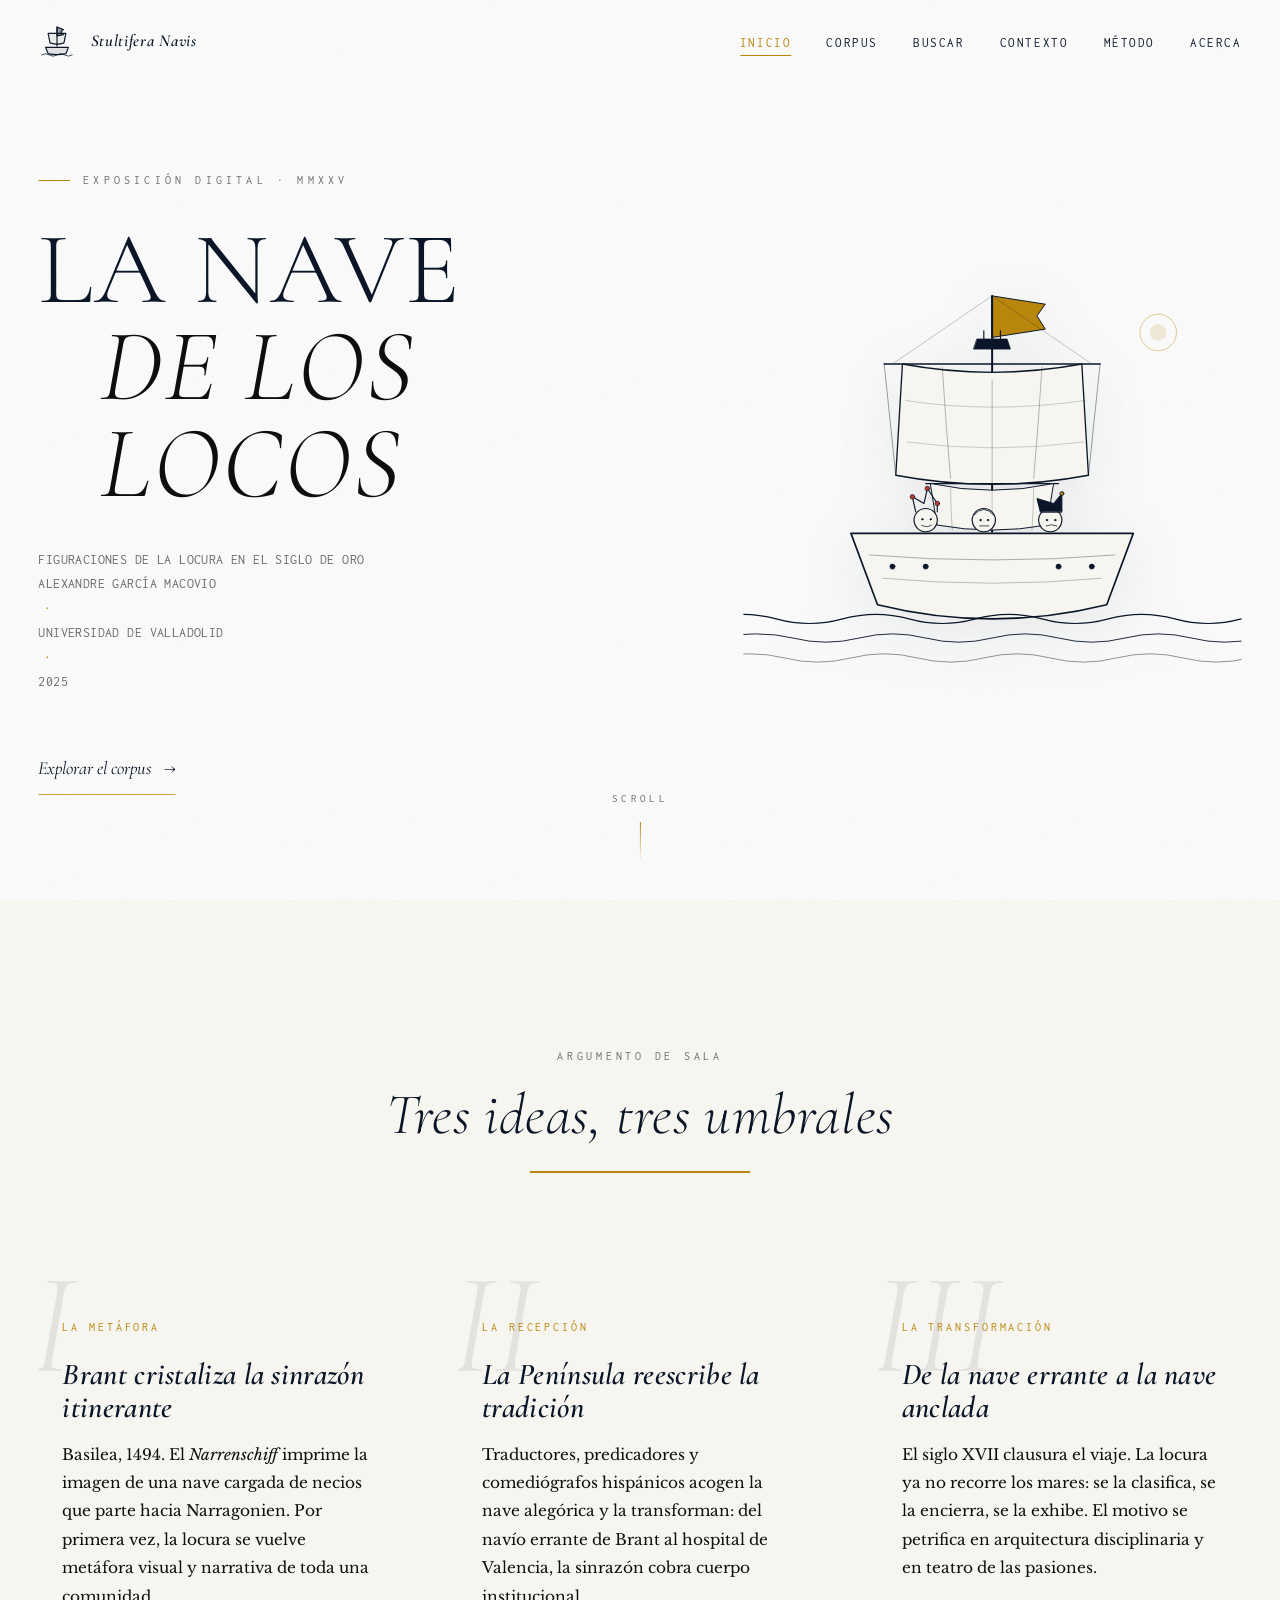
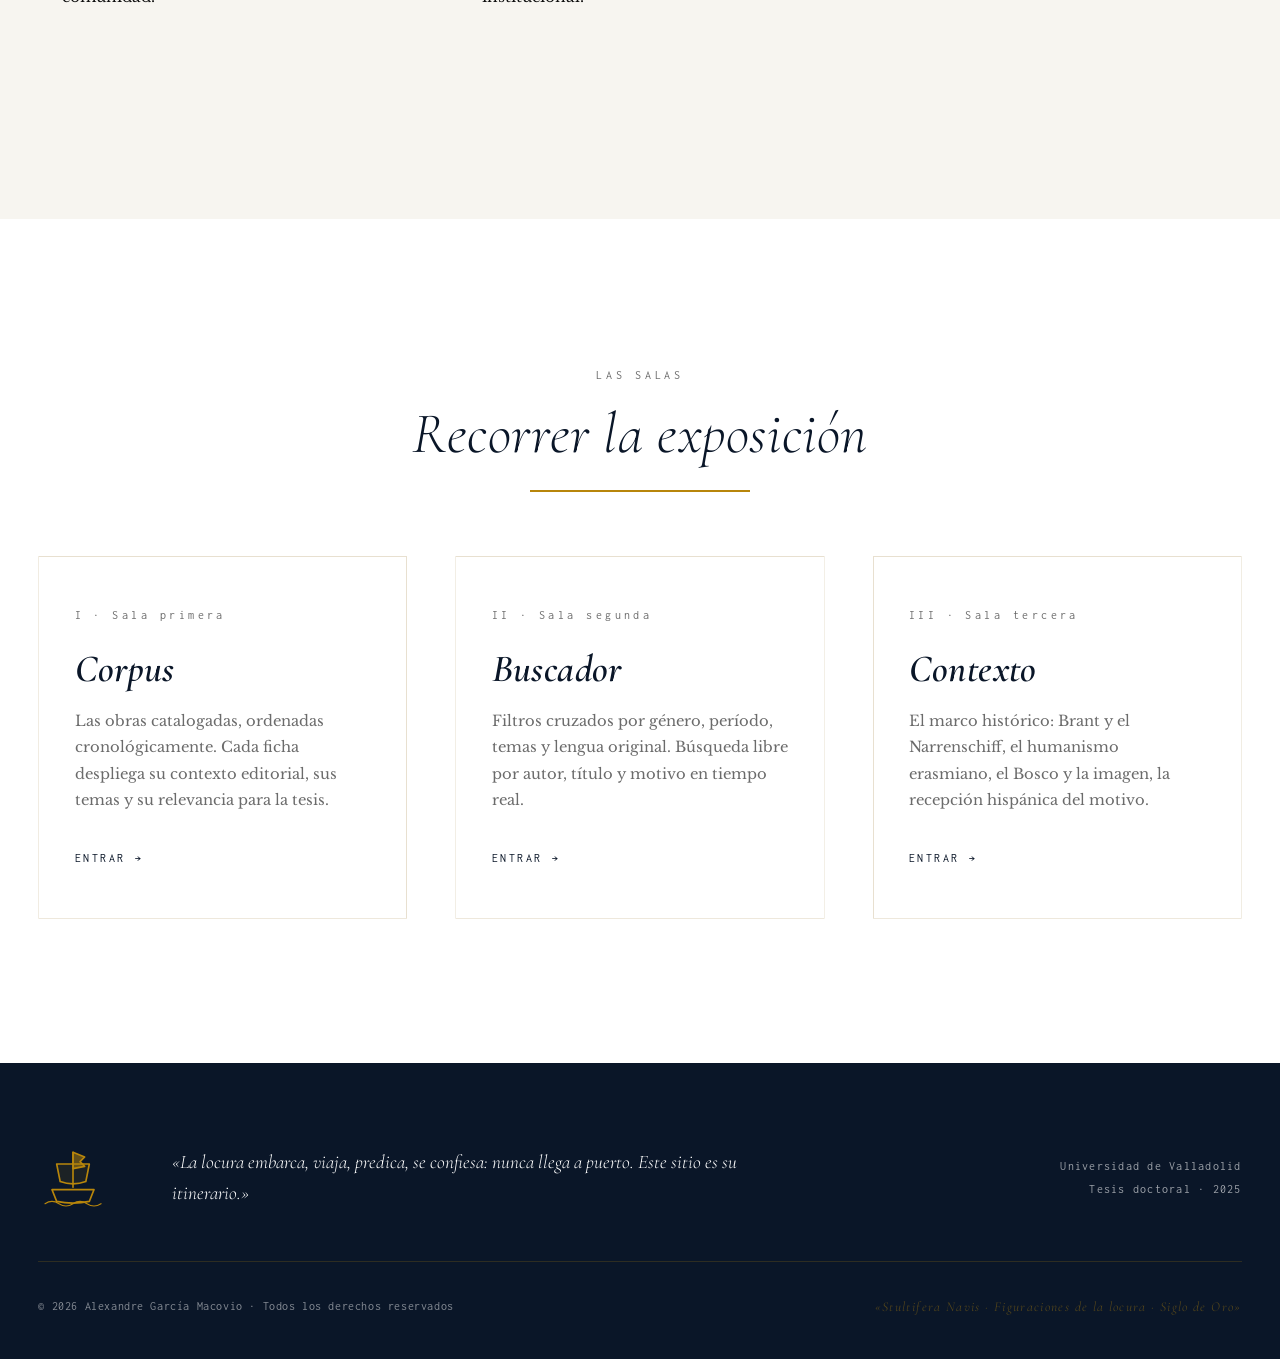
<file: index.html>
<!DOCTYPE html>
<html lang="es">
<head>
  <meta charset="UTF-8">
  <link rel="icon" type="image/svg+xml" href="favicon.svg">
  <link rel="alternate icon" href="favicon.svg">
  <meta name="viewport" content="width=device-width, initial-scale=1.0">
  <title>La nave de los locos · Figuraciones de la locura en el Siglo de Oro</title>
  <meta name="description" content="Exposición digital sobre la recepción hispánica del Narrenschiff y las figuraciones de la locura en el Siglo de Oro. Investigación de Alexandre García Macovio, Universidad de Valladolid.">

  <link rel="preconnect" href="https://fonts.googleapis.com">
  <link rel="preconnect" href="https://fonts.gstatic.com" crossorigin>
  <link href="https://fonts.googleapis.com/css2?family=Cormorant+Garamond:ital,wght@0,300;0,600;1,300;1,600&family=Libre+Baskerville:ital,wght@0,400;0,700;1,400&family=Inconsolata:wght@400;500&display=swap" rel="stylesheet">

  <link rel="stylesheet" href="css/estilos.css">
</head>
<body>

  <!-- ===== Nav ===== -->
  <nav class="navbar" aria-label="Navegación principal">
    <div class="navbar__contenido">
      <a class="navbar__marca" href="index.html" data-nav="index.html" aria-label="Volver a la portada">
        <svg class="navbar__marca-svg" viewBox="0 0 60 60" fill="none" stroke="currentColor" stroke-width="1.8" stroke-linecap="round" stroke-linejoin="round" aria-hidden="true">
          <line x1="30" y1="8" x2="30" y2="38"/>
          <path d="M 16 18 L 44 18 L 41 33 Q 30 37 19 33 Z" fill="currentColor" fill-opacity="0.06"/>
          <path d="M 30 8 L 40 12 L 36 16 L 40 20 L 30 22 Z" fill="currentColor" fill-opacity="0.4"/>
          <path d="M 12 40 L 48 40 L 44 50 Q 30 53 16 50 Z" fill="currentColor" fill-opacity="0.1"/>
          <path d="M 6 52 Q 12 48 18 52 T 30 52 T 42 52 T 54 52" stroke-width="1.2"/>
        </svg>
        <span class="navbar__marca-texto">Stultifera Navis</span>
      </a>

      <ul class="navbar__links">
        <li><a class="navbar__link" href="index.html" data-nav="index.html">Inicio</a></li>
        <li><a class="navbar__link" href="corpus.html" data-nav="corpus.html">Corpus</a></li>
        <li><a class="navbar__link" href="buscar.html" data-nav="buscar.html">Buscar</a></li>
        <li><a class="navbar__link" href="contexto.html" data-nav="contexto.html">Contexto</a></li>
        <li><a class="navbar__link" href="metodologia.html" data-nav="metodologia.html">Método</a></li>
        <li><a class="navbar__link" href="acerca.html" data-nav="acerca.html">Acerca</a></li>
      </ul>

      <button class="navbar__hamburguesa" aria-label="Abrir menú">
        <span></span><span></span><span></span>
      </button>
    </div>
  </nav>

  <div class="menu-movil" aria-hidden="true">
    <a class="menu-movil__link" href="index.html" data-nav="index.html">Inicio</a>
    <a class="menu-movil__link" href="corpus.html" data-nav="corpus.html">Corpus</a>
    <a class="menu-movil__link" href="buscar.html" data-nav="buscar.html">Buscar</a>
    <a class="menu-movil__link" href="contexto.html" data-nav="contexto.html">Contexto</a>
    <a class="menu-movil__link" href="metodologia.html" data-nav="metodologia.html">Método</a>
    <a class="menu-movil__link" href="acerca.html" data-nav="acerca.html">Acerca</a>
  </div>

  <main>

    <!-- ===== Hero ===== -->
    <section class="hero">
      <div class="hero__grid">
        <div class="hero__texto cortina-stagger">
          <div class="hero__etiqueta">Exposición digital · MMXXV</div>

          <h1 class="hero__titulo">
            <span class="hero__titulo-linea">La nave</span>
            <span class="hero__titulo-linea hero__titulo-linea--italica">de los locos</span>
          </h1>

          <div class="hero__metadatos">
            <span>FIGURACIONES DE LA LOCURA EN EL SIGLO DE ORO</span>
            <span>ALEXANDRE GARCÍA MACOVIO<span class="punto">·</span>UNIVERSIDAD DE VALLADOLID<span class="punto">·</span>2025</span>
          </div>

          <a class="boton-editorial" href="corpus.html">
            Explorar el corpus
            <span class="flecha">→</span>
          </a>
        </div>

        <div class="hero__nave cortina">
          <svg class="nave-svg" viewBox="0 0 600 520" xmlns="http://www.w3.org/2000/svg" aria-label="Ilustración de la Nave de los Locos">
            <g class="nave-cuerpo" fill="none" stroke="#0a1628" stroke-linecap="round" stroke-linejoin="round">

              <!-- Bandera -->
              <g class="bandera">
                <path d="M 300 36 L 364 46 L 354 60 L 364 76 L 300 86 Z" fill="#b8860b" stroke="#0a1628" stroke-width="1.2"/>
              </g>

              <!-- Mástil -->
              <line x1="300" y1="36" x2="300" y2="320" stroke-width="2.4"/>

              <!-- Cofa del vigía -->
              <path d="M 282 88 L 318 88 L 322 100 L 278 100 Z" fill="#0a1628" stroke="#0a1628" stroke-width="1"/>
              <path d="M 290 88 L 290 78 M 310 88 L 310 78" stroke-width="1.4"/>

              <!-- Verga superior -->
              <line x1="170" y1="118" x2="430" y2="118" stroke-width="2"/>

              <!-- Vela mayor -->
              <path d="M 192 118 Q 300 138 408 118 L 416 252 Q 300 274 184 252 Z"
                    fill="#f7f5f0" stroke="#0a1628" stroke-width="1.6"/>

              <!-- Líneas decorativas vela -->
              <path d="M 240 122 Q 244 188 250 256" stroke-width="0.8" opacity="0.45"/>
              <path d="M 300 138 L 300 268" stroke-width="0.8" opacity="0.45"/>
              <path d="M 360 122 Q 356 188 350 256" stroke-width="0.8" opacity="0.45"/>

              <!-- Costuras de la vela -->
              <path d="M 196 162 Q 300 178 412 162" stroke-width="0.7" opacity="0.35"/>
              <path d="M 198 212 Q 300 226 410 212" stroke-width="0.7" opacity="0.35"/>

              <!-- Cuerda de la vela -->
              <line x1="184" y1="252" x2="170" y2="118" stroke-width="0.8" opacity="0.6"/>
              <line x1="416" y1="252" x2="430" y2="118" stroke-width="0.8" opacity="0.6"/>

              <!-- Vela cuadra inferior -->
              <line x1="220" y1="262" x2="380" y2="262" stroke-width="1.4"/>
              <path d="M 226 262 Q 300 278 374 262 L 366 312 Q 300 324 234 312 Z"
                    fill="#f7f5f0" stroke="#0a1628" stroke-width="1.2"/>
              <path d="M 250 268 Q 250 290 252 318" stroke-width="0.7" opacity="0.4"/>
              <path d="M 300 268 L 300 322" stroke-width="0.7" opacity="0.4"/>
              <path d="M 350 268 Q 350 290 348 318" stroke-width="0.7" opacity="0.4"/>

              <!-- Casco -->
              <path d="M 130 322 L 470 322 L 438 408 Q 300 442 162 408 Z"
                    fill="#f7f5f0" stroke="#0a1628" stroke-width="2"/>

              <!-- Líneas de madera del casco -->
              <path d="M 152 348 Q 300 360 448 348" stroke-width="0.8" opacity="0.5"/>
              <path d="M 168 376 Q 300 388 432 376" stroke-width="0.8" opacity="0.4"/>

              <!-- Ojos de buey -->
              <circle cx="180" cy="362" r="3" fill="#0a1628"/>
              <circle cx="220" cy="362" r="3" fill="#0a1628"/>
              <circle cx="380" cy="362" r="3" fill="#0a1628"/>
              <circle cx="420" cy="362" r="3" fill="#0a1628"/>

              <!-- Locos asomando -->
              <!-- Loco 1: con gorro de cascabeles -->
              <g>
                <circle cx="220" cy="306" r="14" fill="#f7f5f0" stroke="#0a1628" stroke-width="1.4"/>
                <path d="M 208 296 L 204 278 L 218 286 L 222 268 L 234 286 L 234 296" stroke-width="1.4"/>
                <circle cx="204" cy="278" r="2.8" fill="#c0392b" stroke="#0a1628" stroke-width="0.8"/>
                <circle cx="222" cy="268" r="2.8" fill="#c0392b" stroke="#0a1628" stroke-width="0.8"/>
                <circle cx="234" cy="286" r="2.8" fill="#c0392b" stroke="#0a1628" stroke-width="0.8"/>
                <circle cx="216" cy="305" r="0.9" fill="#0a1628"/>
                <circle cx="226" cy="305" r="0.9" fill="#0a1628"/>
                <path d="M 215 312 Q 221 316 227 312" stroke-width="0.9"/>
              </g>

              <!-- Loco 2: cabeza calva -->
              <g>
                <circle cx="290" cy="306" r="14" fill="#f7f5f0" stroke="#0a1628" stroke-width="1.4"/>
                <path d="M 278 300 Q 290 286 302 300" stroke-width="1"/>
                <circle cx="286" cy="306" r="0.9" fill="#0a1628"/>
                <circle cx="295" cy="306" r="0.9" fill="#0a1628"/>
                <path d="M 285 313 L 296 313" stroke-width="0.9"/>
              </g>

              <!-- Loco 3: con gorro -->
              <g>
                <circle cx="370" cy="306" r="14" fill="#f7f5f0" stroke="#0a1628" stroke-width="1.4"/>
                <path d="M 358 296 L 354 280 L 374 286 L 384 274 L 384 296 Z" fill="#0a1628" stroke="#0a1628" stroke-width="1.2"/>
                <circle cx="384" cy="274" r="2.4" fill="#b8860b"/>
                <circle cx="366" cy="306" r="0.9" fill="#0a1628"/>
                <circle cx="376" cy="306" r="0.9" fill="#0a1628"/>
                <path d="M 365 313 Q 371 310 378 313" stroke-width="0.9"/>
              </g>

              <!-- Cordajes -->
              <line x1="300" y1="36" x2="180" y2="118" stroke-width="0.7" opacity="0.4"/>
              <line x1="300" y1="36" x2="420" y2="118" stroke-width="0.7" opacity="0.4"/>

            </g>

            <!-- Olas -->
            <g fill="none" stroke="#0a1628" stroke-linecap="round">
              <path class="ola ola-1" stroke-width="1.4"
                    d="M -40 425 Q 0 414 40 425 T 120 425 T 200 425 T 280 425 T 360 425 T 440 425 T 520 425 T 600 425 T 680 425"/>
              <path class="ola ola-2" stroke-width="1.1"
                    d="M -40 448 Q 20 438 60 448 T 140 448 T 220 448 T 300 448 T 380 448 T 460 448 T 540 448 T 620 448 T 700 448"/>
              <path class="ola ola-3" stroke-width="0.9" opacity="0.6"
                    d="M -40 472 Q 10 462 50 472 T 130 472 T 210 472 T 290 472 T 370 472 T 450 472 T 530 472 T 610 472"/>
            </g>

            <!-- Sol/luna decorativo -->
            <circle cx="500" cy="80" r="22" fill="none" stroke="#b8860b" stroke-width="1" opacity="0.5"/>
            <circle cx="500" cy="80" r="10" fill="#b8860b" opacity="0.15"/>
          </svg>
        </div>
      </div>

      <div class="scroll-indicador">
        <span>Scroll</span>
      </div>
    </section>

    <!-- ===== Tres ideas ===== -->
    <section class="seccion seccion--marfil">
      <div class="contenedor">
        <div class="titulo-seccion">
          <div class="titulo-seccion__etiqueta">Argumento de sala</div>
          <h2 class="titulo-seccion__texto">Tres ideas, tres umbrales</h2>
          <div class="titulo-seccion__linea"></div>
        </div>

        <div class="tres-ideas cortina-stagger">
          <article class="idea">
            <div class="idea__numero">I</div>
            <div class="idea__etiqueta">La metáfora</div>
            <h3 class="idea__titulo">Brant cristaliza la sinrazón itinerante</h3>
            <p class="idea__cuerpo">Basilea, 1494. El <em>Narrenschiff</em> imprime la imagen de una nave cargada de necios que parte hacia Narragonien. Por primera vez, la locura se vuelve metáfora visual y narrativa de toda una comunidad.</p>
          </article>

          <article class="idea">
            <div class="idea__numero">II</div>
            <div class="idea__etiqueta">La recepción</div>
            <h3 class="idea__titulo">La Península reescribe la tradición</h3>
            <p class="idea__cuerpo">Traductores, predicadores y comediógrafos hispánicos acogen la nave alegórica y la transforman: del navío errante de Brant al hospital de Valencia, la sinrazón cobra cuerpo institucional.</p>
          </article>

          <article class="idea">
            <div class="idea__numero">III</div>
            <div class="idea__etiqueta">La transformación</div>
            <h3 class="idea__titulo">De la nave errante a la nave anclada</h3>
            <p class="idea__cuerpo">El siglo XVII clausura el viaje. La locura ya no recorre los mares: se la clasifica, se la encierra, se la exhibe. El motivo se petrifica en arquitectura disciplinaria y en teatro de las pasiones.</p>
          </article>
        </div>
      </div>
    </section>

    <!-- ===== Acceso rápido ===== -->
    <section class="seccion">
      <div class="contenedor">
        <div class="titulo-seccion">
          <div class="titulo-seccion__etiqueta">Las salas</div>
          <h2 class="titulo-seccion__texto">Recorrer la exposición</h2>
          <div class="titulo-seccion__linea"></div>
        </div>

        <div class="acceso cortina-stagger">
          <a class="acceso__tarjeta" href="corpus.html">
            <div class="acceso__numero">I · Sala primera</div>
            <h3 class="acceso__titulo">Corpus</h3>
            <p class="acceso__cuerpo">Las obras catalogadas, ordenadas cronológicamente. Cada ficha despliega su contexto editorial, sus temas y su relevancia para la tesis.</p>
            <div class="acceso__flecha">Entrar <span>→</span></div>
          </a>

          <a class="acceso__tarjeta" href="buscar.html">
            <div class="acceso__numero">II · Sala segunda</div>
            <h3 class="acceso__titulo">Buscador</h3>
            <p class="acceso__cuerpo">Filtros cruzados por género, período, temas y lengua original. Búsqueda libre por autor, título y motivo en tiempo real.</p>
            <div class="acceso__flecha">Entrar <span>→</span></div>
          </a>

          <a class="acceso__tarjeta" href="contexto.html">
            <div class="acceso__numero">III · Sala tercera</div>
            <h3 class="acceso__titulo">Contexto</h3>
            <p class="acceso__cuerpo">El marco histórico: Brant y el Narrenschiff, el humanismo erasmiano, el Bosco y la imagen, la recepción hispánica del motivo.</p>
            <div class="acceso__flecha">Entrar <span>→</span></div>
          </a>
        </div>
      </div>
    </section>

  </main>

  <!-- ===== Footer ===== -->
  <footer class="footer">
    <div class="footer__contenido">
      <svg class="footer__nave" viewBox="0 0 60 60" fill="none" stroke="currentColor" stroke-width="1.4" stroke-linecap="round" stroke-linejoin="round" aria-hidden="true">
        <line x1="30" y1="8" x2="30" y2="38"/>
        <path d="M 30 8 L 40 12 L 36 16 L 40 20 L 30 22 Z" fill="currentColor" fill-opacity="0.5"/>
        <path d="M 16 18 L 44 18 L 41 33 Q 30 37 19 33 Z" fill="currentColor" fill-opacity="0.1"/>
        <path d="M 12 40 L 48 40 L 44 50 Q 30 53 16 50 Z"/>
        <path d="M 6 52 Q 12 48 18 52 T 30 52 T 42 52 T 54 52" stroke-width="1"/>
      </svg>
      <p class="footer__cita">«La locura embarca, viaja, predica, se confiesa: nunca llega a puerto. Este sitio es su itinerario.»</p>
      <div class="footer__meta">
        <div>Universidad de Valladolid</div>
        <div>Tesis doctoral · 2025</div>
      </div>
    </div>
    <div class="footer__inferior">
      <div class="footer__copy">© <span data-anio>2025</span> Alexandre García Macovio · Todos los derechos reservados</div>
      <div class="footer__latin"><em>«Stultifera Navis · Figuraciones de la locura · Siglo de Oro»</em></div>
    </div>
  </footer>

  <script src="js/navegacion.js"></script>
</body>
</html>
</file>
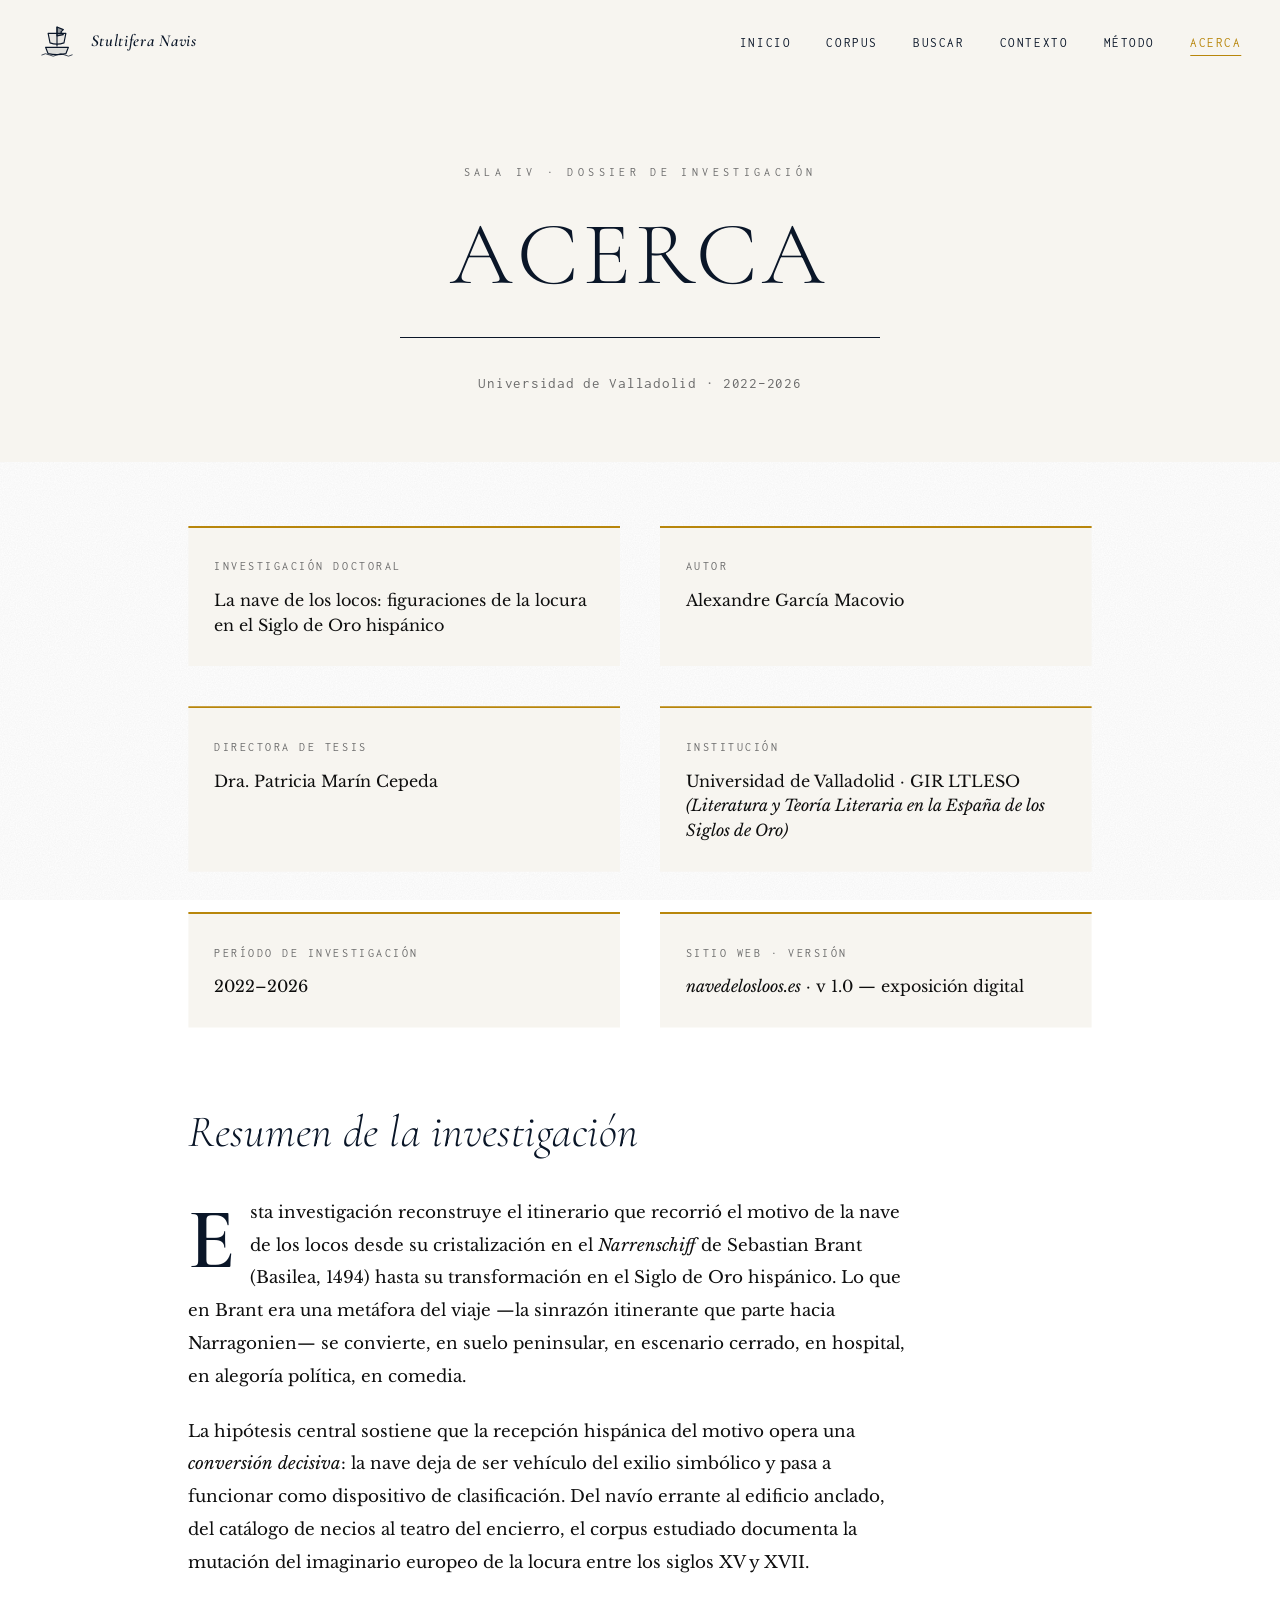
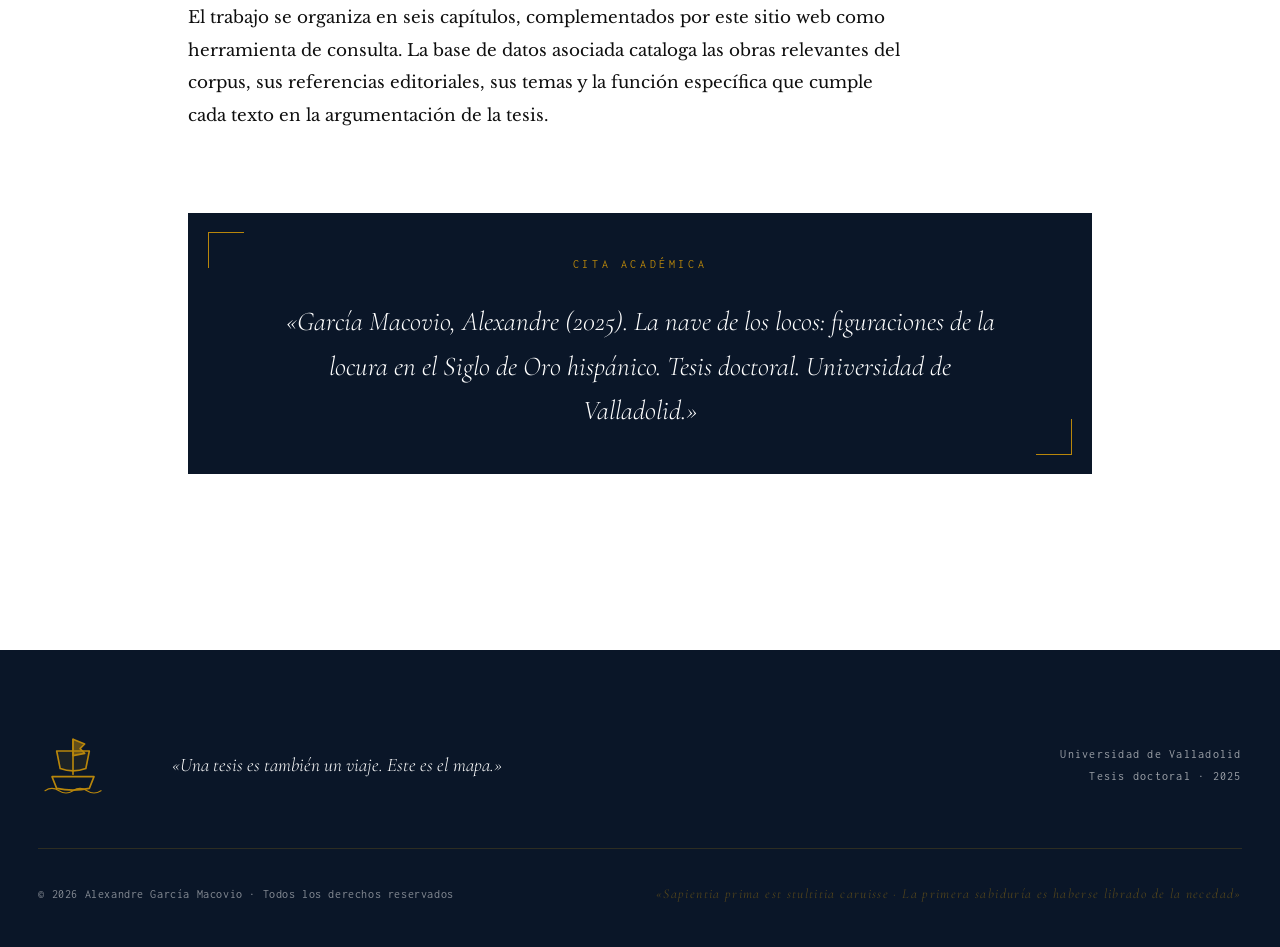
<file: acerca.html>
<!DOCTYPE html>
<html lang="es">
<head>
  <meta charset="UTF-8">
  <link rel="icon" type="image/svg+xml" href="favicon.svg">
  <link rel="alternate icon" href="favicon.svg">
  <meta name="viewport" content="width=device-width, initial-scale=1.0">
  <title>Acerca · La nave de los locos</title>
  <meta name="description" content="Información sobre la investigación: tesis doctoral de Alexandre García Macovio, Universidad de Valladolid, 2025.">

  <link rel="preconnect" href="https://fonts.googleapis.com">
  <link rel="preconnect" href="https://fonts.gstatic.com" crossorigin>
  <link href="https://fonts.googleapis.com/css2?family=Cormorant+Garamond:ital,wght@0,300;0,600;1,300;1,600&family=Libre+Baskerville:ital,wght@0,400;0,700;1,400&family=Inconsolata:wght@400;500&display=swap" rel="stylesheet">

  <link rel="stylesheet" href="css/estilos.css">
</head>
<body>

  <nav class="navbar" aria-label="Navegación principal">
    <div class="navbar__contenido">
      <a class="navbar__marca" href="index.html" data-nav="index.html" aria-label="Volver a la portada">
        <svg class="navbar__marca-svg" viewBox="0 0 60 60" fill="none" stroke="currentColor" stroke-width="1.8" stroke-linecap="round" stroke-linejoin="round" aria-hidden="true">
          <line x1="30" y1="8" x2="30" y2="38"/>
          <path d="M 16 18 L 44 18 L 41 33 Q 30 37 19 33 Z" fill="currentColor" fill-opacity="0.06"/>
          <path d="M 30 8 L 40 12 L 36 16 L 40 20 L 30 22 Z" fill="currentColor" fill-opacity="0.4"/>
          <path d="M 12 40 L 48 40 L 44 50 Q 30 53 16 50 Z" fill="currentColor" fill-opacity="0.1"/>
          <path d="M 6 52 Q 12 48 18 52 T 30 52 T 42 52 T 54 52" stroke-width="1.2"/>
        </svg>
        <span class="navbar__marca-texto">Stultifera Navis</span>
      </a>
      <ul class="navbar__links">
        <li><a class="navbar__link" href="index.html" data-nav="index.html">Inicio</a></li>
        <li><a class="navbar__link" href="corpus.html" data-nav="corpus.html">Corpus</a></li>
        <li><a class="navbar__link" href="buscar.html" data-nav="buscar.html">Buscar</a></li>
        <li><a class="navbar__link" href="contexto.html" data-nav="contexto.html">Contexto</a></li>
        <li><a class="navbar__link" href="metodologia.html" data-nav="metodologia.html">Método</a></li>
        <li><a class="navbar__link" href="acerca.html" data-nav="acerca.html">Acerca</a></li>
      </ul>
      <button class="navbar__hamburguesa" aria-label="Abrir menú">
        <span></span><span></span><span></span>
      </button>
    </div>
  </nav>

  <div class="menu-movil" aria-hidden="true">
    <a class="menu-movil__link" href="index.html" data-nav="index.html">Inicio</a>
    <a class="menu-movil__link" href="corpus.html" data-nav="corpus.html">Corpus</a>
    <a class="menu-movil__link" href="buscar.html" data-nav="buscar.html">Buscar</a>
    <a class="menu-movil__link" href="contexto.html" data-nav="contexto.html">Contexto</a>
    <a class="menu-movil__link" href="metodologia.html" data-nav="metodologia.html">Método</a>
    <a class="menu-movil__link" href="acerca.html" data-nav="acerca.html">Acerca</a>
  </div>

  <main>

    <header class="cabecera-pagina">
      <div class="cabecera-pagina__etiqueta">Sala IV · Dossier de investigación</div>
      <h1 class="cabecera-pagina__titulo cortina">Acerca</h1>
      <div class="cabecera-pagina__separador"></div>
      <div class="cabecera-pagina__meta">Universidad de Valladolid · 2022–2026</div>
    </header>

    <section class="dossier">

      <!-- Fichas académicas -->
      <div class="fichas-academicas cortina-stagger">
        <div class="ficha-academica">
          <div class="ficha-academica__etiqueta">Investigación doctoral</div>
          <div class="ficha-academica__valor">La nave de los locos: figuraciones de la locura en el Siglo de Oro hispánico</div>
        </div>

        <div class="ficha-academica">
          <div class="ficha-academica__etiqueta">Autor</div>
          <div class="ficha-academica__valor">Alexandre García Macovio</div>
        </div>

        <div class="ficha-academica">
          <div class="ficha-academica__etiqueta">Directora de tesis</div>
          <div class="ficha-academica__valor">Dra. Patricia Marín Cepeda</div>
        </div>

        <div class="ficha-academica">
          <div class="ficha-academica__etiqueta">Institución</div>
          <div class="ficha-academica__valor">Universidad de Valladolid · GIR LTLESO <em>(Literatura y Teoría Literaria en la España de los Siglos de Oro)</em></div>
        </div>

        <div class="ficha-academica">
          <div class="ficha-academica__etiqueta">Período de investigación</div>
          <div class="ficha-academica__valor">2022–2026</div>
        </div>

        <div class="ficha-academica">
          <div class="ficha-academica__etiqueta">Sitio web · versión</div>
          <div class="ficha-academica__valor"><em>navedelosloos.es</em> · v 1.0 — exposición digital</div>
        </div>
      </div>

      <!-- Resumen -->
      <article class="resumen-tesis">
        <h2 class="resumen-tesis__titulo">Resumen de la investigación</h2>

        <div class="resumen-tesis__cuerpo">
          <p class="con-capital">
            Esta investigación reconstruye el itinerario que recorrió el motivo de la
            nave de los locos desde su cristalización en el <em>Narrenschiff</em> de
            Sebastian Brant (Basilea, 1494) hasta su transformación en el Siglo de Oro
            hispánico. Lo que en Brant era una metáfora del viaje —la sinrazón itinerante
            que parte hacia Narragonien— se convierte, en suelo peninsular, en escenario
            cerrado, en hospital, en alegoría política, en comedia.
          </p>

          <p>
            La hipótesis central sostiene que la recepción hispánica del motivo opera una
            <em>conversión decisiva</em>: la nave deja de ser vehículo del exilio simbólico
            y pasa a funcionar como dispositivo de clasificación. Del navío errante al
            edificio anclado, del catálogo de necios al teatro del encierro, el corpus
            estudiado documenta la mutación del imaginario europeo de la locura entre los
            siglos XV y XVII.
          </p>

          <p>
            El trabajo se organiza en seis capítulos, complementados por este sitio web
            como herramienta de consulta. La base de datos asociada cataloga las obras
            relevantes del corpus, sus referencias editoriales, sus temas y la función
            específica que cumple cada texto en la argumentación de la tesis.
          </p>
        </div>
      </article>

      <!-- Placa institucional -->
      <div class="placa-institucional" style="margin-bottom: 3rem; padding: 2.5rem;">
        <div class="placa-institucional__etiqueta">Cita académica</div>
        <p class="placa-institucional__cita">
          «García Macovio, Alexandre (2025). <em>La nave de los locos: figuraciones de la
          locura en el Siglo de Oro hispánico</em>. Tesis doctoral. Universidad de
          Valladolid.»
        </p>
      </div>

    </section>

  </main>

  <footer class="footer">
    <div class="footer__contenido">
      <svg class="footer__nave" viewBox="0 0 60 60" fill="none" stroke="currentColor" stroke-width="1.4" stroke-linecap="round" stroke-linejoin="round" aria-hidden="true">
        <line x1="30" y1="8" x2="30" y2="38"/>
        <path d="M 30 8 L 40 12 L 36 16 L 40 20 L 30 22 Z" fill="currentColor" fill-opacity="0.5"/>
        <path d="M 16 18 L 44 18 L 41 33 Q 30 37 19 33 Z" fill="currentColor" fill-opacity="0.1"/>
        <path d="M 12 40 L 48 40 L 44 50 Q 30 53 16 50 Z"/>
        <path d="M 6 52 Q 12 48 18 52 T 30 52 T 42 52 T 54 52" stroke-width="1"/>
      </svg>
      <p class="footer__cita">«Una tesis es también un viaje. Este es el mapa.»</p>
      <div class="footer__meta">
        <div>Universidad de Valladolid</div>
        <div>Tesis doctoral · 2025</div>
      </div>
    </div>
    <div class="footer__inferior">
      <div class="footer__copy">© <span data-anio>2025</span> Alexandre García Macovio · Todos los derechos reservados</div>
      <div class="footer__latin"><em>«Sapientia prima est stultitia caruisse · La primera sabiduría es haberse librado de la necedad»</em></div>
    </div>
  </footer>

  <script src="js/navegacion.js"></script>
</body>
</html>
</file>
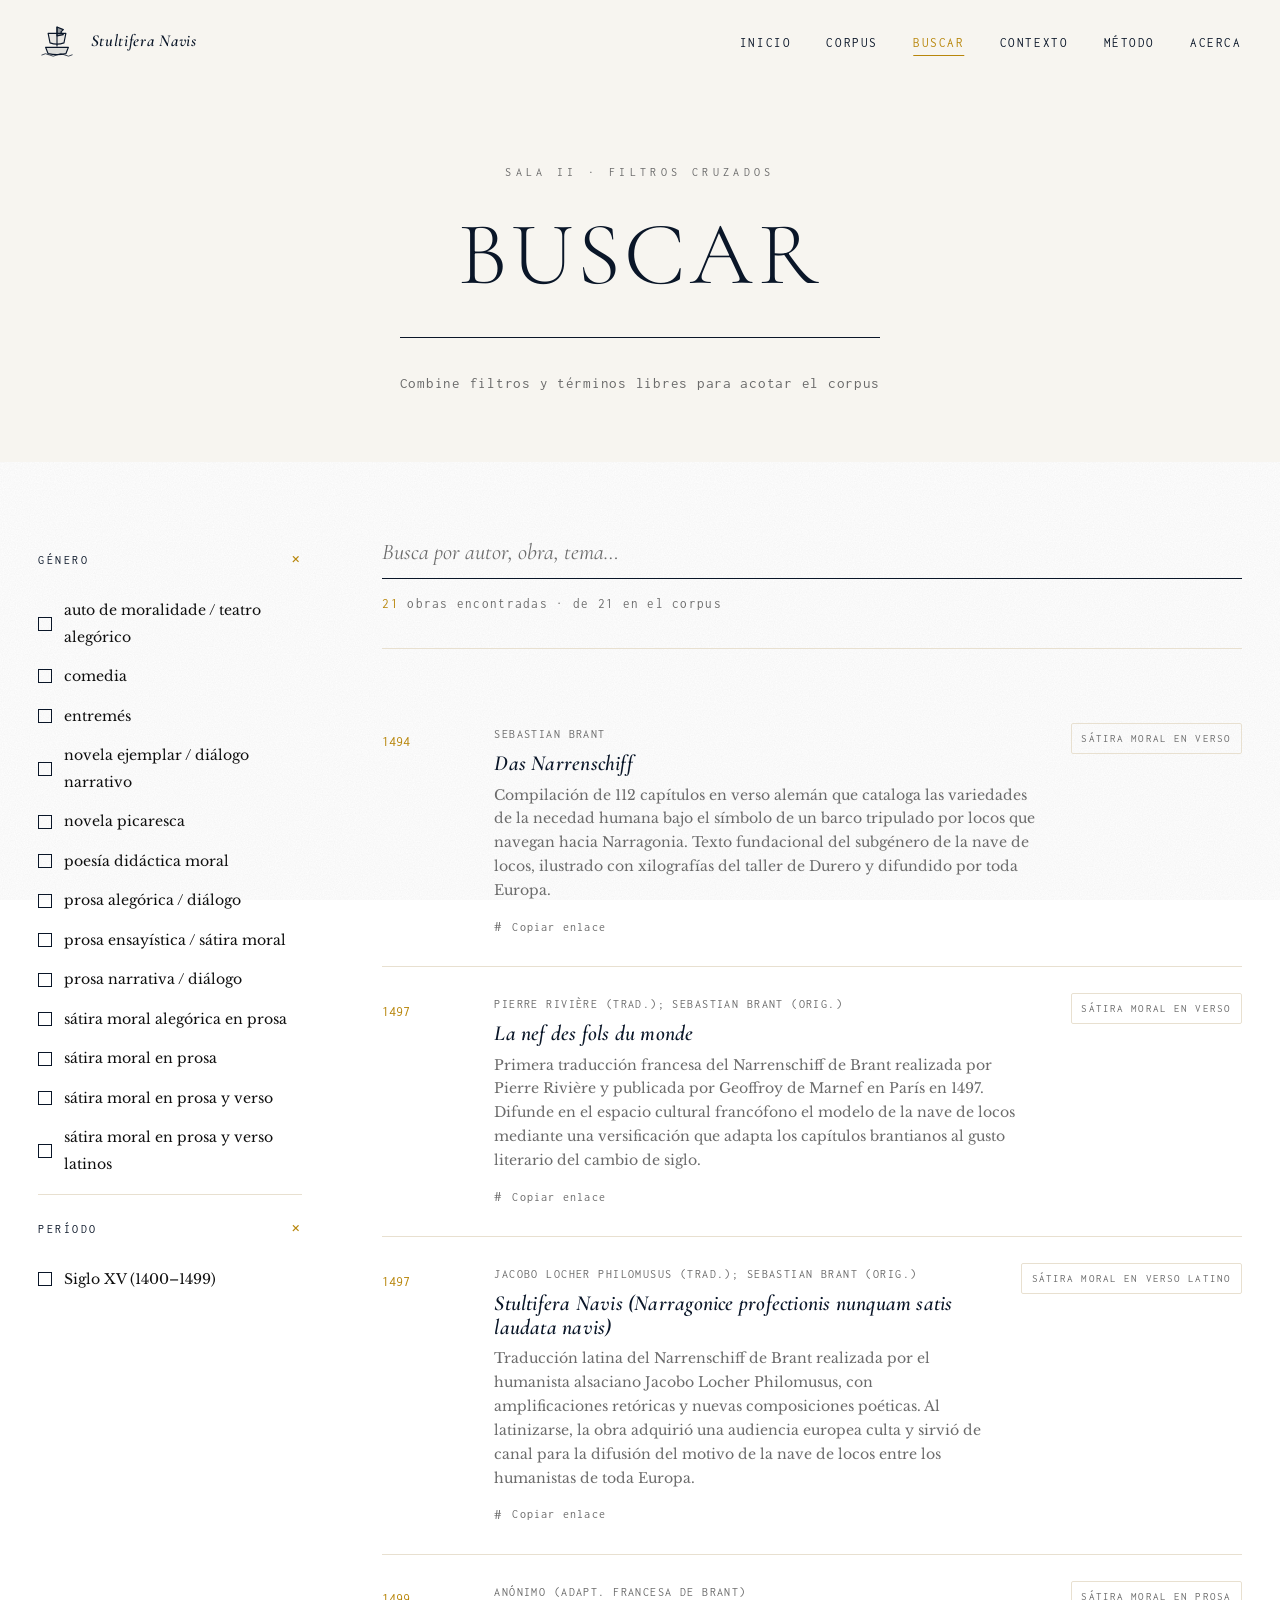
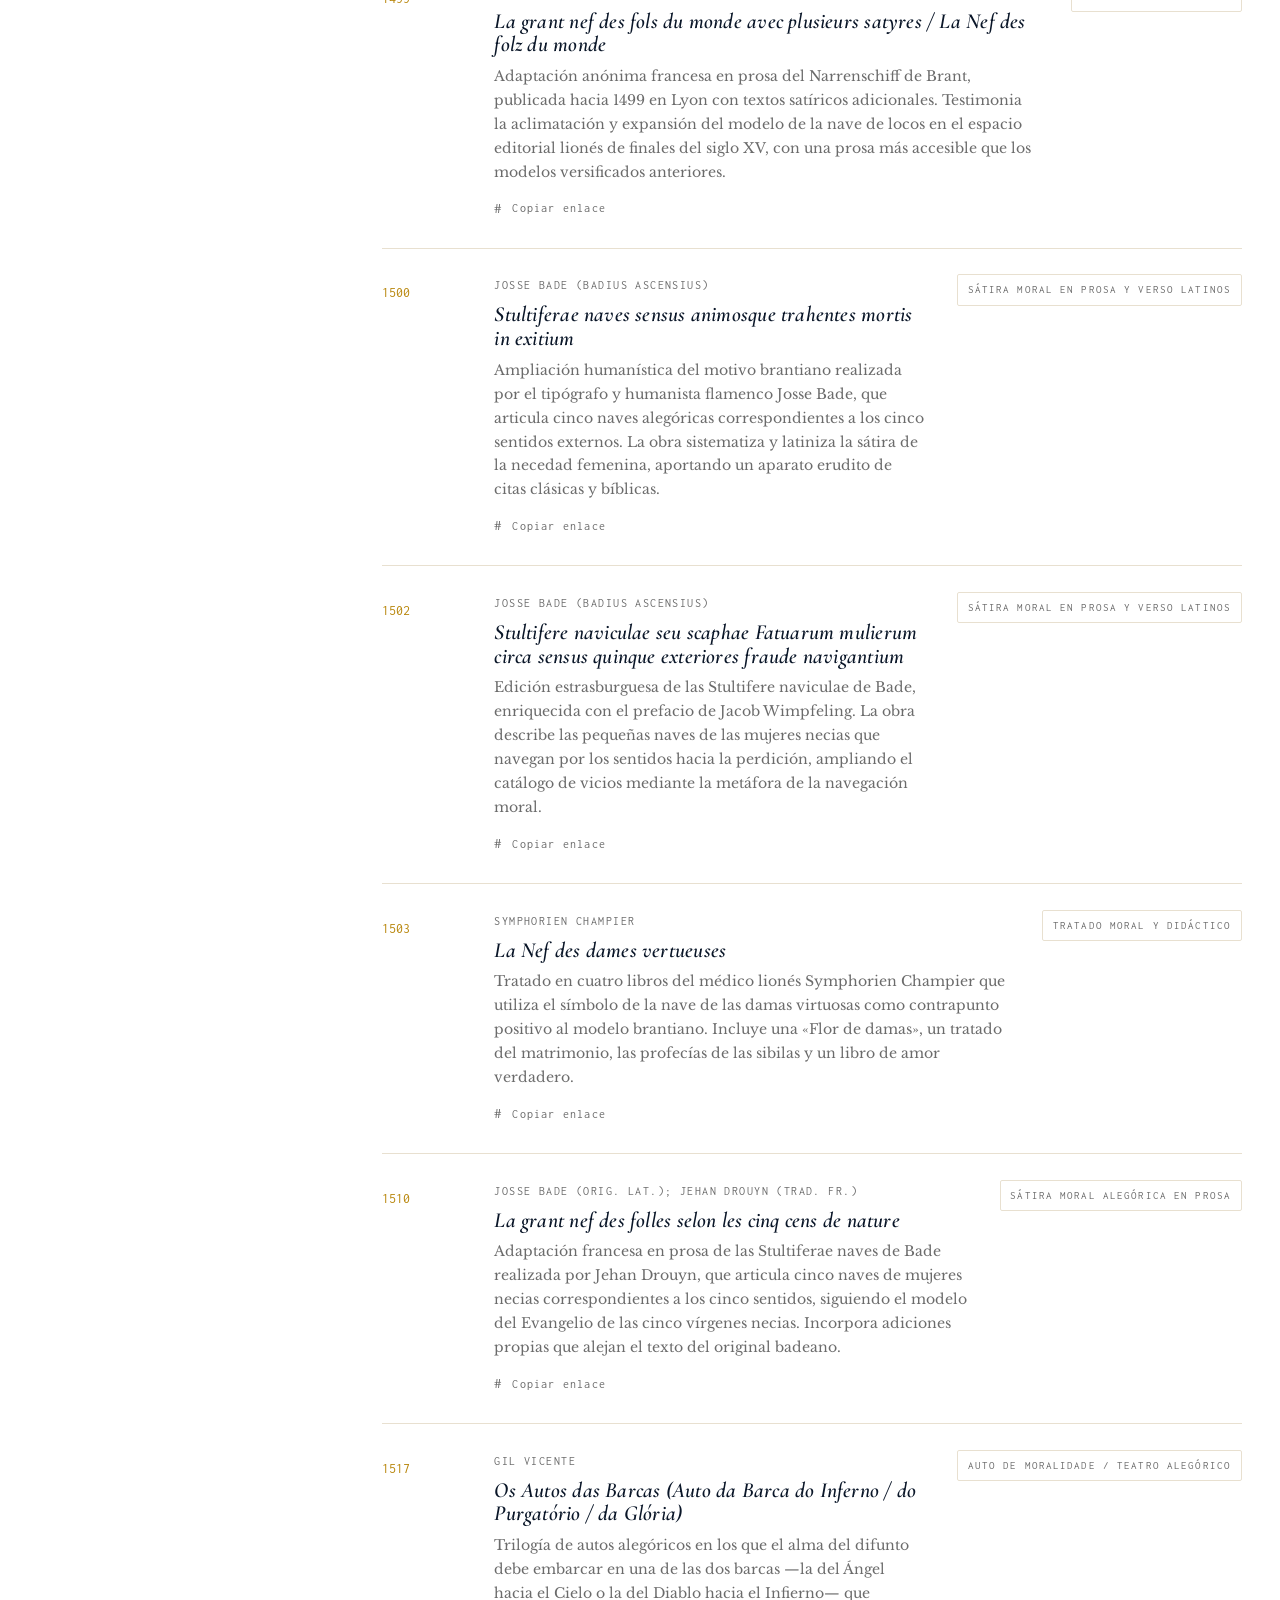
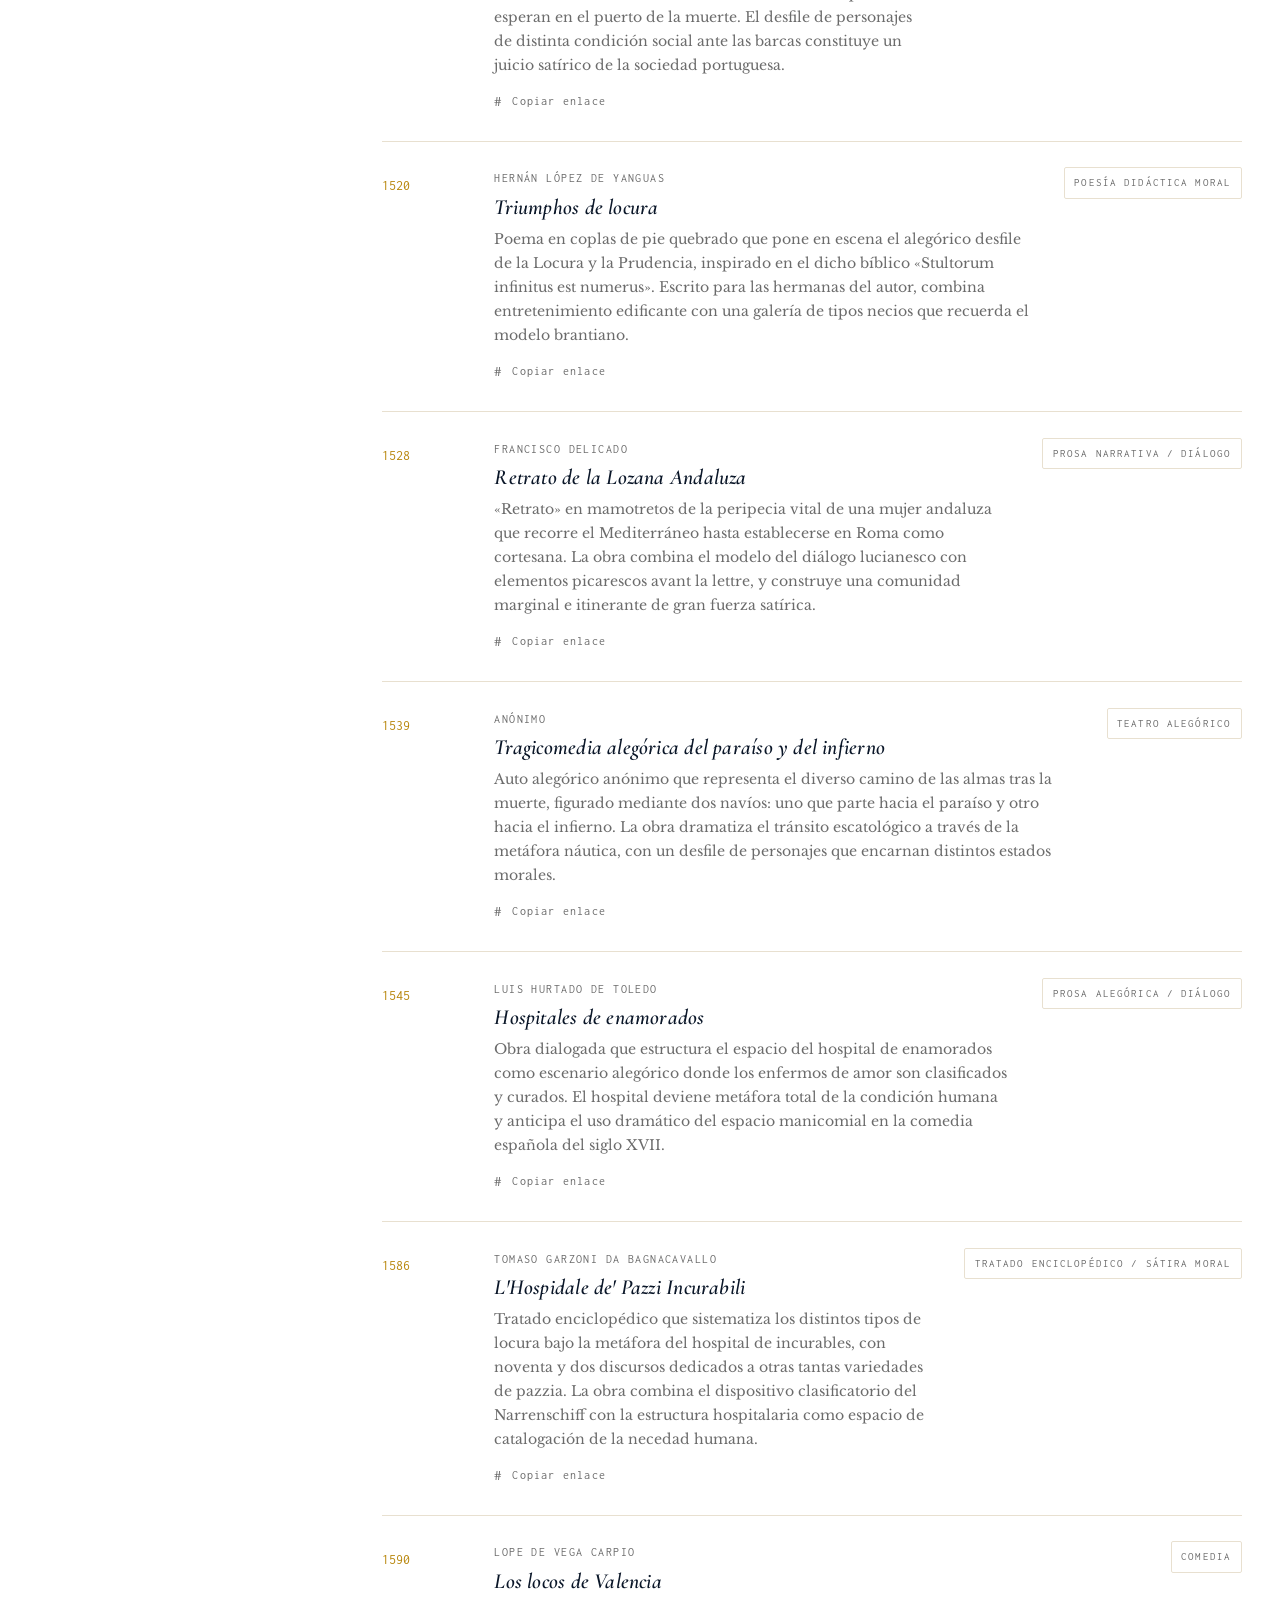
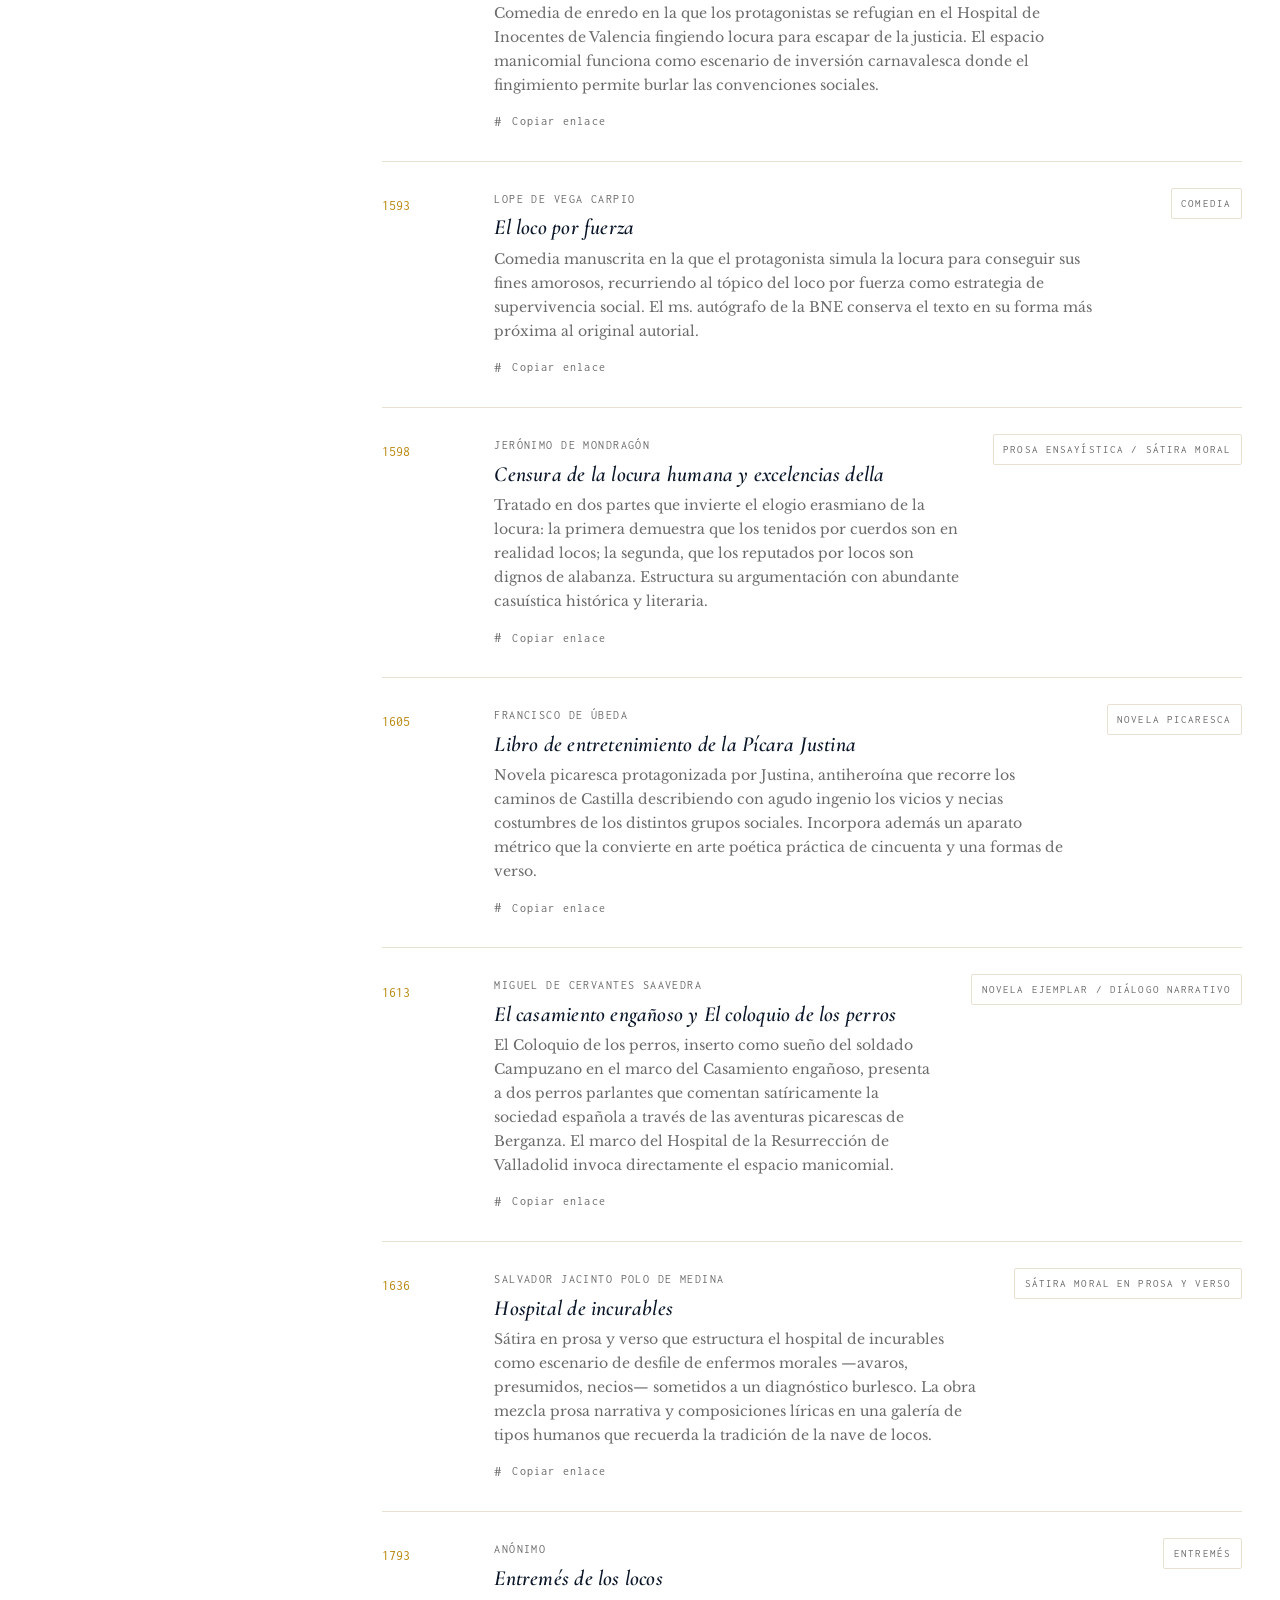
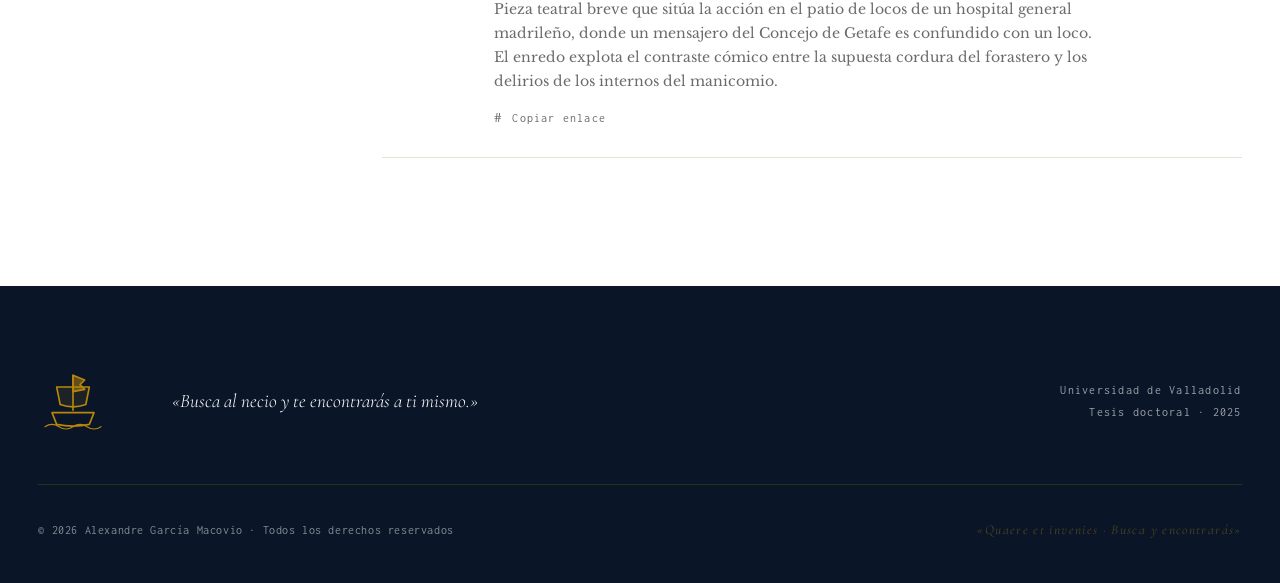
<file: buscar.html>
<!DOCTYPE html>
<html lang="es">
<head>
  <meta charset="UTF-8">
  <link rel="icon" type="image/svg+xml" href="favicon.svg">
  <link rel="alternate icon" href="favicon.svg">
  <meta name="viewport" content="width=device-width, initial-scale=1.0">
  <title>Buscador · La nave de los locos</title>
  <meta name="description" content="Buscador avanzado del corpus sobre la locura en el Siglo de Oro: filtros por género, período, temas y lengua original.">

  <link rel="preconnect" href="https://fonts.googleapis.com">
  <link rel="preconnect" href="https://fonts.gstatic.com" crossorigin>
  <link href="https://fonts.googleapis.com/css2?family=Cormorant+Garamond:ital,wght@0,300;0,600;1,300;1,600&family=Libre+Baskerville:ital,wght@0,400;0,700;1,400&family=Inconsolata:wght@400;500&display=swap" rel="stylesheet">

  <link rel="stylesheet" href="css/estilos.css">
</head>
<body>

  <nav class="navbar" aria-label="Navegación principal">
    <div class="navbar__contenido">
      <a class="navbar__marca" href="index.html" data-nav="index.html" aria-label="Volver a la portada">
        <svg class="navbar__marca-svg" viewBox="0 0 60 60" fill="none" stroke="currentColor" stroke-width="1.8" stroke-linecap="round" stroke-linejoin="round" aria-hidden="true">
          <line x1="30" y1="8" x2="30" y2="38"/>
          <path d="M 16 18 L 44 18 L 41 33 Q 30 37 19 33 Z" fill="currentColor" fill-opacity="0.06"/>
          <path d="M 30 8 L 40 12 L 36 16 L 40 20 L 30 22 Z" fill="currentColor" fill-opacity="0.4"/>
          <path d="M 12 40 L 48 40 L 44 50 Q 30 53 16 50 Z" fill="currentColor" fill-opacity="0.1"/>
          <path d="M 6 52 Q 12 48 18 52 T 30 52 T 42 52 T 54 52" stroke-width="1.2"/>
        </svg>
        <span class="navbar__marca-texto">Stultifera Navis</span>
      </a>
      <ul class="navbar__links">
        <li><a class="navbar__link" href="index.html" data-nav="index.html">Inicio</a></li>
        <li><a class="navbar__link" href="corpus.html" data-nav="corpus.html">Corpus</a></li>
        <li><a class="navbar__link" href="buscar.html" data-nav="buscar.html">Buscar</a></li>
        <li><a class="navbar__link" href="contexto.html" data-nav="contexto.html">Contexto</a></li>
        <li><a class="navbar__link" href="metodologia.html" data-nav="metodologia.html">Método</a></li>
        <li><a class="navbar__link" href="acerca.html" data-nav="acerca.html">Acerca</a></li>
      </ul>
      <button class="navbar__hamburguesa" aria-label="Abrir menú">
        <span></span><span></span><span></span>
      </button>
    </div>
  </nav>

  <div class="menu-movil" aria-hidden="true">
    <a class="menu-movil__link" href="index.html" data-nav="index.html">Inicio</a>
    <a class="menu-movil__link" href="corpus.html" data-nav="corpus.html">Corpus</a>
    <a class="menu-movil__link" href="buscar.html" data-nav="buscar.html">Buscar</a>
    <a class="menu-movil__link" href="contexto.html" data-nav="contexto.html">Contexto</a>
    <a class="menu-movil__link" href="metodologia.html" data-nav="metodologia.html">Método</a>
    <a class="menu-movil__link" href="acerca.html" data-nav="acerca.html">Acerca</a>
  </div>

  <main>

    <header class="cabecera-pagina">
      <div class="cabecera-pagina__etiqueta">Sala II · Filtros cruzados</div>
      <h1 class="cabecera-pagina__titulo cortina">Buscar</h1>
      <div class="cabecera-pagina__separador"></div>
      <div class="cabecera-pagina__meta">Combine filtros y términos libres para acotar el corpus</div>
    </header>

    <section class="buscador">

      <!-- Panel de filtros -->
      <aside class="buscador__panel" aria-label="Filtros del corpus">
        <div class="buscador__seccion abierto">
          <button type="button" class="buscador__seccion-toggle">Género</button>
          <div class="buscador__seccion-cuerpo" id="panel-generos"></div>
        </div>

        <div class="buscador__seccion abierto">
          <button type="button" class="buscador__seccion-toggle">Período</button>
          <div class="buscador__seccion-cuerpo" id="panel-periodos"></div>
        </div>

        <div class="buscador__seccion">
          <button type="button" class="buscador__seccion-toggle">Temas</button>
          <div class="buscador__seccion-cuerpo" id="panel-temas"></div>
        </div>

        <div class="buscador__seccion">
          <button type="button" class="buscador__seccion-toggle">Lengua original</button>
          <div class="buscador__seccion-cuerpo" id="panel-lenguas"></div>
        </div>

        <div style="margin-top: 2rem;">
          <button type="button" id="reset-filtros" class="boton-editorial" style="font-size: 0.95rem;">
            Limpiar filtros <span class="flecha">↺</span>
          </button>
        </div>
      </aside>

      <!-- Resultados -->
      <div class="buscador__contenido">
        <div class="buscador__busqueda">
          <input type="text"
                 id="busqueda-libre"
                 class="buscador__input"
                 placeholder="Busca por autor, obra, tema…"
                 autocomplete="off">
          <div class="buscador__contador" id="contador-resultados">
            <span class="spinner"></span>
          </div>
        </div>

        <div class="buscador__resultados" id="resultados">
          <div class="cargando">
            <span class="spinner"></span>
            <span>Cargando corpus…</span>
          </div>
        </div>
      </div>

    </section>

  </main>

  <footer class="footer">
    <div class="footer__contenido">
      <svg class="footer__nave" viewBox="0 0 60 60" fill="none" stroke="currentColor" stroke-width="1.4" stroke-linecap="round" stroke-linejoin="round" aria-hidden="true">
        <line x1="30" y1="8" x2="30" y2="38"/>
        <path d="M 30 8 L 40 12 L 36 16 L 40 20 L 30 22 Z" fill="currentColor" fill-opacity="0.5"/>
        <path d="M 16 18 L 44 18 L 41 33 Q 30 37 19 33 Z" fill="currentColor" fill-opacity="0.1"/>
        <path d="M 12 40 L 48 40 L 44 50 Q 30 53 16 50 Z"/>
        <path d="M 6 52 Q 12 48 18 52 T 30 52 T 42 52 T 54 52" stroke-width="1"/>
      </svg>
      <p class="footer__cita">«Busca al necio y te encontrarás a ti mismo.»</p>
      <div class="footer__meta">
        <div>Universidad de Valladolid</div>
        <div>Tesis doctoral · 2025</div>
      </div>
    </div>
    <div class="footer__inferior">
      <div class="footer__copy">© <span data-anio>2025</span> Alexandre García Macovio · Todos los derechos reservados</div>
      <div class="footer__latin"><em>«Quaere et invenies · Busca y encontrarás»</em></div>
    </div>
  </footer>

  <script src="js/navegacion.js"></script>
  <script src="js/buscador.js"></script>
</body>
</html>
</file>
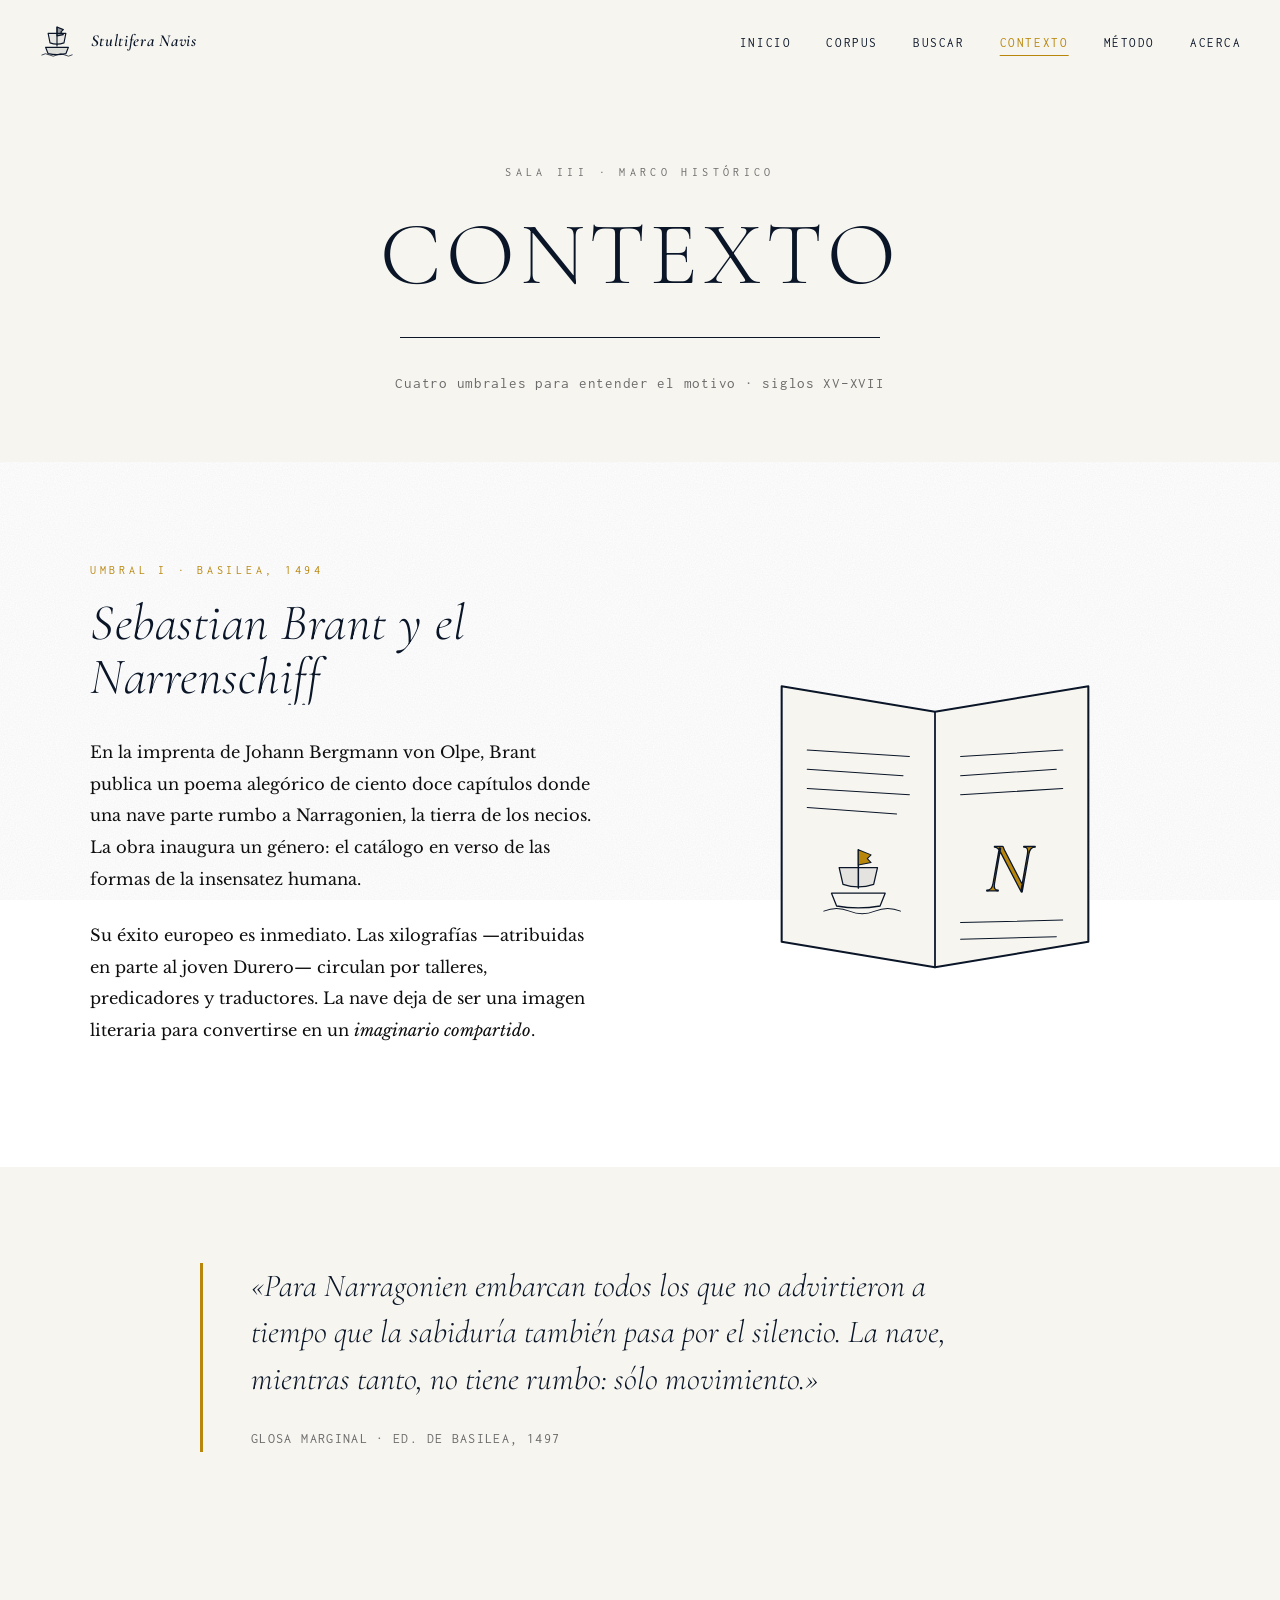
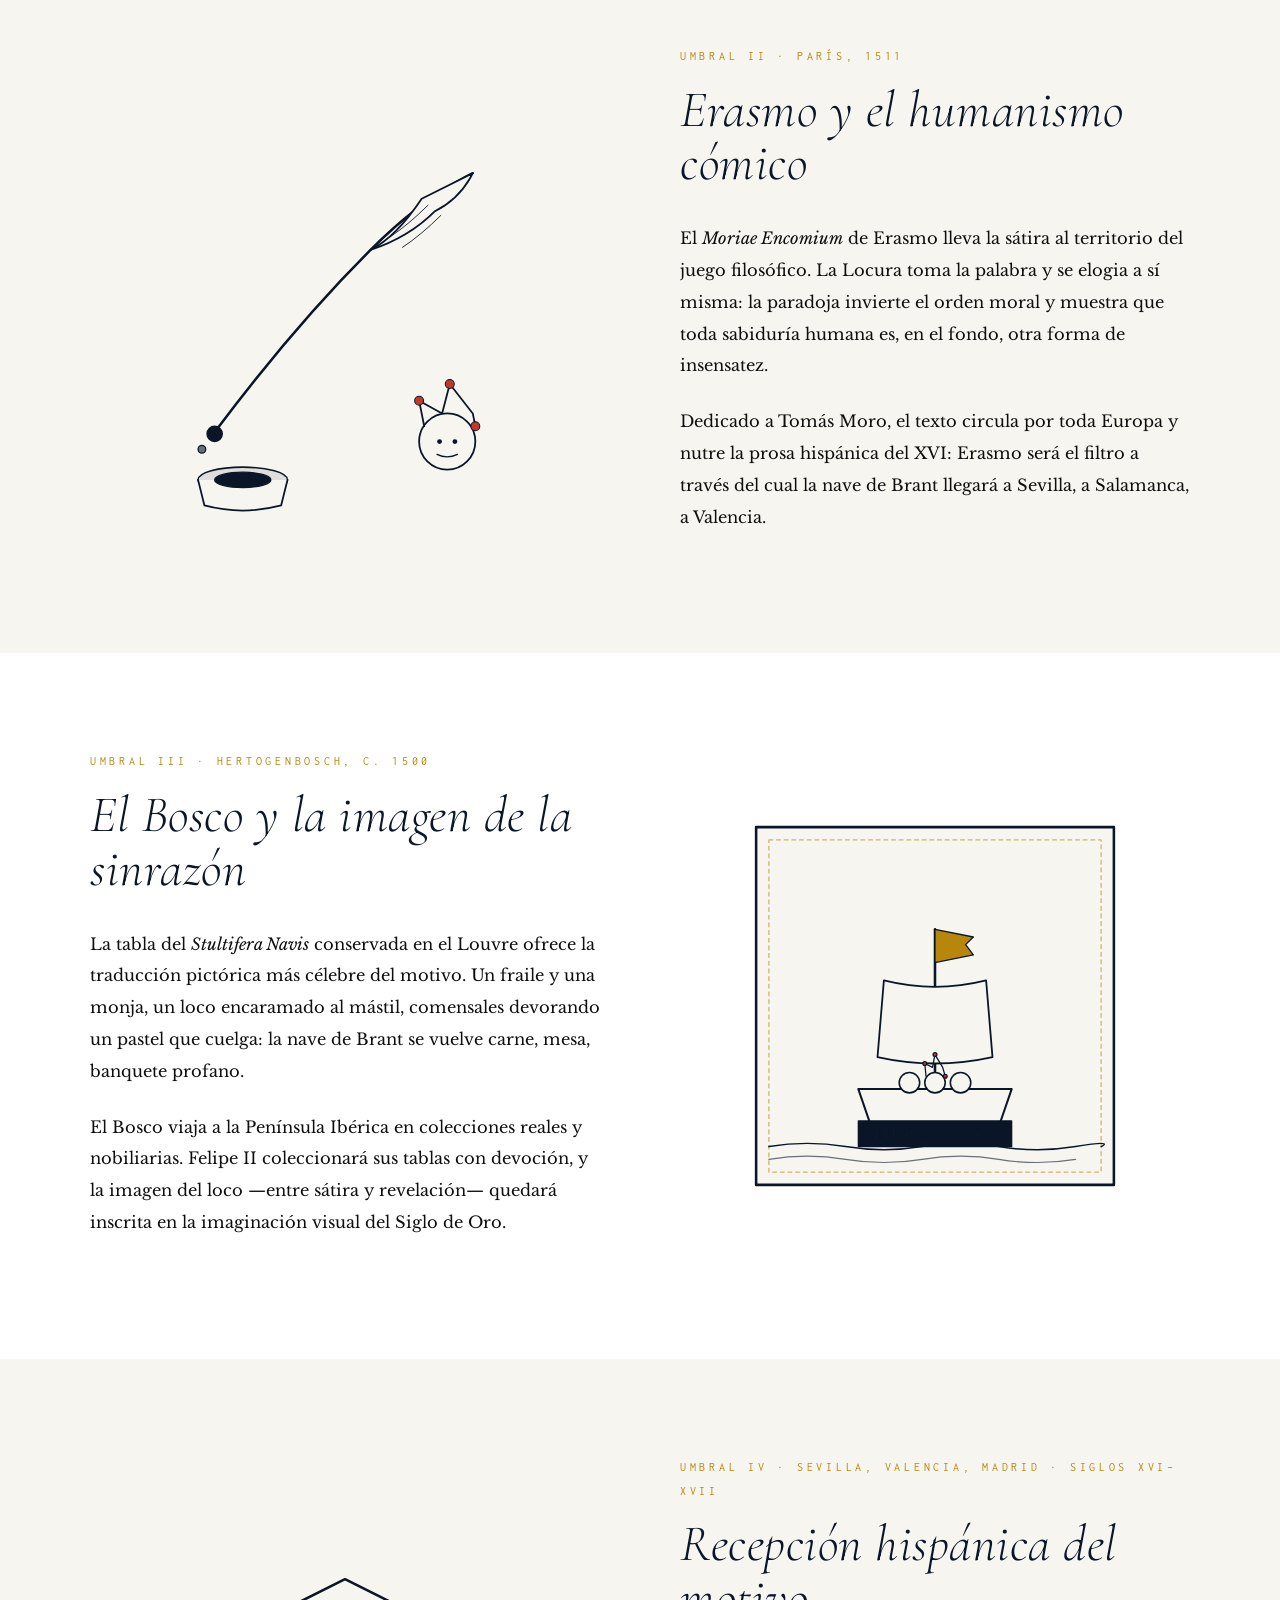
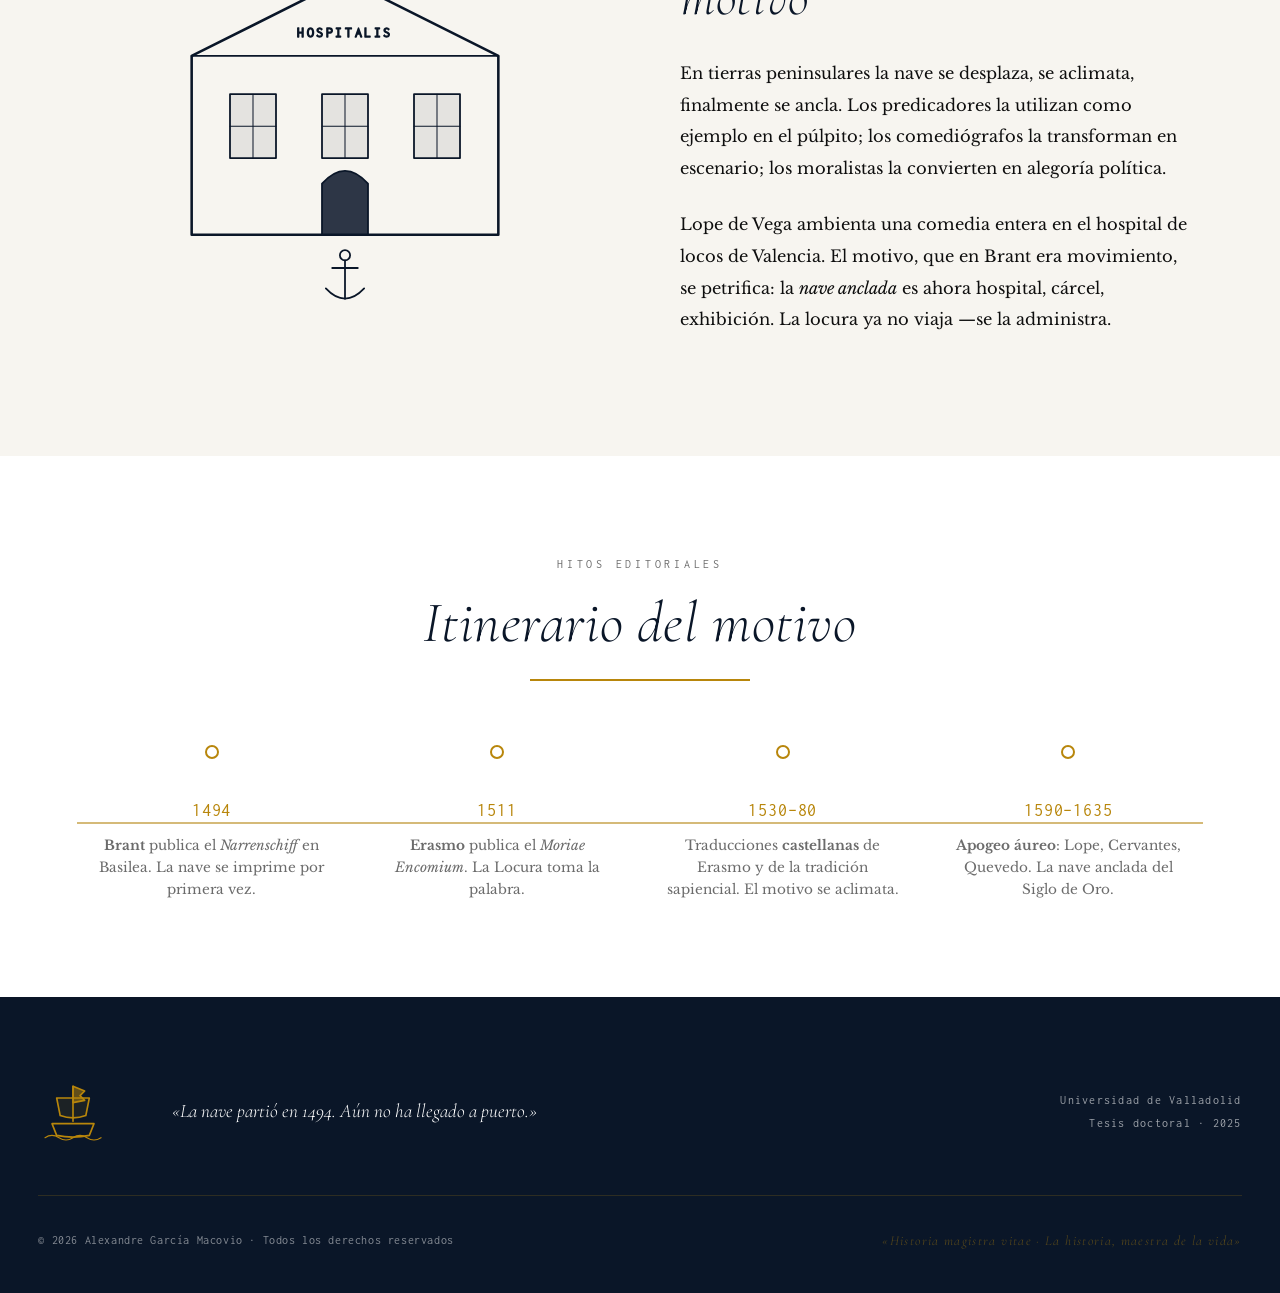
<file: contexto.html>
<!DOCTYPE html>
<html lang="es">
<head>
  <meta charset="UTF-8">
  <link rel="icon" type="image/svg+xml" href="favicon.svg">
  <link rel="alternate icon" href="favicon.svg">
  <meta name="viewport" content="width=device-width, initial-scale=1.0">
  <title>Contexto histórico · La nave de los locos</title>
  <meta name="description" content="Marco histórico de la nave de los locos: Sebastian Brant, Erasmo, el Bosco y la recepción hispánica del motivo en el Siglo de Oro.">

  <link rel="preconnect" href="https://fonts.googleapis.com">
  <link rel="preconnect" href="https://fonts.gstatic.com" crossorigin>
  <link href="https://fonts.googleapis.com/css2?family=Cormorant+Garamond:ital,wght@0,300;0,600;1,300;1,600&family=Libre+Baskerville:ital,wght@0,400;0,700;1,400&family=Inconsolata:wght@400;500&display=swap" rel="stylesheet">

  <link rel="stylesheet" href="css/estilos.css">
</head>
<body>

  <nav class="navbar" aria-label="Navegación principal">
    <div class="navbar__contenido">
      <a class="navbar__marca" href="index.html" data-nav="index.html" aria-label="Volver a la portada">
        <svg class="navbar__marca-svg" viewBox="0 0 60 60" fill="none" stroke="currentColor" stroke-width="1.8" stroke-linecap="round" stroke-linejoin="round" aria-hidden="true">
          <line x1="30" y1="8" x2="30" y2="38"/>
          <path d="M 16 18 L 44 18 L 41 33 Q 30 37 19 33 Z" fill="currentColor" fill-opacity="0.06"/>
          <path d="M 30 8 L 40 12 L 36 16 L 40 20 L 30 22 Z" fill="currentColor" fill-opacity="0.4"/>
          <path d="M 12 40 L 48 40 L 44 50 Q 30 53 16 50 Z" fill="currentColor" fill-opacity="0.1"/>
          <path d="M 6 52 Q 12 48 18 52 T 30 52 T 42 52 T 54 52" stroke-width="1.2"/>
        </svg>
        <span class="navbar__marca-texto">Stultifera Navis</span>
      </a>
      <ul class="navbar__links">
        <li><a class="navbar__link" href="index.html" data-nav="index.html">Inicio</a></li>
        <li><a class="navbar__link" href="corpus.html" data-nav="corpus.html">Corpus</a></li>
        <li><a class="navbar__link" href="buscar.html" data-nav="buscar.html">Buscar</a></li>
        <li><a class="navbar__link" href="contexto.html" data-nav="contexto.html">Contexto</a></li>
        <li><a class="navbar__link" href="metodologia.html" data-nav="metodologia.html">Método</a></li>
        <li><a class="navbar__link" href="acerca.html" data-nav="acerca.html">Acerca</a></li>
      </ul>
      <button class="navbar__hamburguesa" aria-label="Abrir menú">
        <span></span><span></span><span></span>
      </button>
    </div>
  </nav>

  <div class="menu-movil" aria-hidden="true">
    <a class="menu-movil__link" href="index.html" data-nav="index.html">Inicio</a>
    <a class="menu-movil__link" href="corpus.html" data-nav="corpus.html">Corpus</a>
    <a class="menu-movil__link" href="buscar.html" data-nav="buscar.html">Buscar</a>
    <a class="menu-movil__link" href="contexto.html" data-nav="contexto.html">Contexto</a>
    <a class="menu-movil__link" href="metodologia.html" data-nav="metodologia.html">Método</a>
    <a class="menu-movil__link" href="acerca.html" data-nav="acerca.html">Acerca</a>
  </div>

  <main>

    <header class="cabecera-pagina">
      <div class="cabecera-pagina__etiqueta">Sala III · Marco histórico</div>
      <h1 class="cabecera-pagina__titulo cortina">Contexto</h1>
      <div class="cabecera-pagina__separador"></div>
      <div class="cabecera-pagina__meta">Cuatro umbrales para entender el motivo · siglos XV–XVII</div>
    </header>

    <!-- ===== Bloque 1: Brant ===== -->
    <section class="contexto-bloque">
      <div class="contexto-bloque__contenido">
        <div class="contexto-bloque__texto cortina-stagger">
          <div class="contexto-bloque__numero">Umbral I · Basilea, 1494</div>
          <h2 class="contexto-bloque__titulo">Sebastian Brant y el <em>Narrenschiff</em></h2>
          <p class="contexto-bloque__cuerpo">
            En la imprenta de Johann Bergmann von Olpe, Brant publica un poema alegórico
            de ciento doce capítulos donde una nave parte rumbo a Narragonien, la tierra
            de los necios. La obra inaugura un género: el catálogo en verso de las formas
            de la insensatez humana.
          </p>
          <p class="contexto-bloque__cuerpo">
            Su éxito europeo es inmediato. Las xilografías —atribuidas en parte al joven
            Durero— circulan por talleres, predicadores y traductores. La nave deja de
            ser una imagen literaria para convertirse en un <em>imaginario compartido</em>.
          </p>
        </div>

        <div class="contexto-bloque__ilustracion">
          <svg viewBox="0 0 360 360" fill="none" stroke="#0a1628" stroke-linecap="round" stroke-linejoin="round" aria-hidden="true">
            <!-- Libro abierto -->
            <path d="M 60 80 L 180 100 L 300 80 L 300 280 L 180 300 L 60 280 Z"
                  fill="#f7f5f0" stroke-width="1.6"/>
            <line x1="180" y1="100" x2="180" y2="300" stroke-width="1.4"/>
            <!-- Líneas de texto izquierda -->
            <line x1="80" y1="130" x2="160" y2="135" stroke-width="0.8"/>
            <line x1="80" y1="145" x2="155" y2="150" stroke-width="0.8"/>
            <line x1="80" y1="160" x2="160" y2="165" stroke-width="0.8"/>
            <line x1="80" y1="175" x2="150" y2="180" stroke-width="0.8"/>
            <!-- Líneas de texto derecha -->
            <line x1="200" y1="135" x2="280" y2="130" stroke-width="0.8"/>
            <line x1="200" y1="150" x2="275" y2="145" stroke-width="0.8"/>
            <line x1="200" y1="165" x2="280" y2="160" stroke-width="0.8"/>
            <!-- Pequeño grabado de nave en página izquierda -->
            <g transform="translate(85, 200)">
              <line x1="35" y1="8" x2="35" y2="38" stroke-width="1.2"/>
              <path d="M 20 22 L 50 22 L 47 35 Q 35 39 23 35 Z" fill="#0a1628" fill-opacity="0.08" stroke-width="1"/>
              <path d="M 35 8 L 45 12 L 42 15 L 45 18 L 35 20 Z" fill="#b8860b" stroke-width="0.8"/>
              <path d="M 14 42 L 56 42 L 52 52 Q 35 55 18 52 Z" fill="#f7f5f0" stroke-width="1"/>
              <path d="M 8 56 Q 18 52 28 56 T 48 56 T 68 56" stroke-width="0.8"/>
            </g>
            <!-- Inicial decorada en página derecha -->
            <text x="220" y="240" font-family="Cormorant Garamond" font-size="56" font-style="italic" fill="#b8860b">N</text>
            <line x1="200" y1="265" x2="280" y2="263" stroke-width="0.8"/>
            <line x1="200" y1="278" x2="275" y2="276" stroke-width="0.8"/>
          </svg>
        </div>
      </div>
    </section>

    <!-- ===== Cita destacada ===== -->
    <section class="cita-destacada">
      <div class="cita-destacada__contenido">
        <p class="cita-destacada__texto">
          «Para Narragonien embarcan todos los que no advirtieron a tiempo que la sabiduría
          también pasa por el silencio. La nave, mientras tanto, no tiene rumbo: sólo
          movimiento.»
        </p>
        <div class="cita-destacada__atribucion">Glosa marginal · ed. de Basilea, 1497</div>
      </div>
    </section>

    <!-- ===== Bloque 2: Erasmo ===== -->
    <section class="contexto-bloque contexto-bloque--invertido seccion--marfil" style="background: var(--marfil);">
      <div class="contexto-bloque__contenido">
        <div class="contexto-bloque__texto cortina-stagger">
          <div class="contexto-bloque__numero">Umbral II · París, 1511</div>
          <h2 class="contexto-bloque__titulo">Erasmo y el humanismo cómico</h2>
          <p class="contexto-bloque__cuerpo">
            El <em>Moriae Encomium</em> de Erasmo lleva la sátira al territorio del juego
            filosófico. La Locura toma la palabra y se elogia a sí misma: la paradoja
            invierte el orden moral y muestra que toda sabiduría humana es, en el fondo,
            otra forma de insensatez.
          </p>
          <p class="contexto-bloque__cuerpo">
            Dedicado a Tomás Moro, el texto circula por toda Europa y nutre la prosa
            hispánica del XVI: Erasmo será el filtro a través del cual la nave de Brant
            llegará a Sevilla, a Salamanca, a Valencia.
          </p>
        </div>

        <div class="contexto-bloque__ilustracion">
          <svg viewBox="0 0 360 360" fill="none" stroke="#0a1628" stroke-linecap="round" stroke-linejoin="round" aria-hidden="true">
            <!-- Pluma -->
            <path d="M 80 280 Q 140 200 200 140 Q 240 100 280 80"
                  stroke-width="2" fill="none"/>
            <path d="M 200 140 Q 220 130 240 100 Q 260 90 280 80 Q 270 100 250 110 Q 230 130 200 140 Z"
                  fill="#f7f5f0" stroke-width="1.4"/>
            <!-- Líneas de la pluma -->
            <path d="M 215 130 Q 230 120 245 105" stroke-width="0.7"/>
            <path d="M 225 138 Q 240 128 255 113" stroke-width="0.7"/>
            <!-- Punto de tinta -->
            <circle cx="78" cy="284" r="6" fill="#0a1628"/>
            <circle cx="68" cy="296" r="3" fill="#0a1628" fill-opacity="0.6"/>
            <!-- Tintero al pie -->
            <ellipse cx="100" cy="320" rx="35" ry="10" fill="#0a1628" fill-opacity="0.1" stroke-width="1.2"/>
            <path d="M 65 320 L 70 340 Q 100 348 130 340 L 135 320" fill="#f7f5f0" stroke-width="1.4"/>
            <ellipse cx="100" cy="320" rx="22" ry="6" fill="#0a1628"/>
            <!-- Pequeño bufón en la esquina -->
            <g transform="translate(220, 240)">
              <circle cx="40" cy="50" r="22" fill="#f7f5f0" stroke-width="1.4"/>
              <path d="M 22 38 L 18 18 L 36 28 L 42 5 L 60 28 L 62 38" stroke-width="1.4"/>
              <circle cx="18" cy="18" r="3.5" fill="#c0392b" stroke-width="0.8"/>
              <circle cx="42" cy="5" r="3.5" fill="#c0392b" stroke-width="0.8"/>
              <circle cx="62" cy="38" r="3.5" fill="#c0392b" stroke-width="0.8"/>
              <circle cx="34" cy="50" r="1.4" fill="#0a1628"/>
              <circle cx="46" cy="50" r="1.4" fill="#0a1628"/>
              <path d="M 32 60 Q 40 64 48 60" stroke-width="1"/>
            </g>
          </svg>
        </div>
      </div>
    </section>

    <!-- ===== Bloque 3: El Bosco ===== -->
    <section class="contexto-bloque">
      <div class="contexto-bloque__contenido">
        <div class="contexto-bloque__texto cortina-stagger">
          <div class="contexto-bloque__numero">Umbral III · Hertogenbosch, c. 1500</div>
          <h2 class="contexto-bloque__titulo">El Bosco y la imagen de la sinrazón</h2>
          <p class="contexto-bloque__cuerpo">
            La tabla del <em>Stultifera Navis</em> conservada en el Louvre ofrece la
            traducción pictórica más célebre del motivo. Un fraile y una monja, un loco
            encaramado al mástil, comensales devorando un pastel que cuelga: la nave de
            Brant se vuelve carne, mesa, banquete profano.
          </p>
          <p class="contexto-bloque__cuerpo">
            El Bosco viaja a la Península Ibérica en colecciones reales y nobiliarias.
            Felipe II coleccionará sus tablas con devoción, y la imagen del loco —entre
            sátira y revelación— quedará inscrita en la imaginación visual del Siglo de Oro.
          </p>
        </div>

        <div class="contexto-bloque__ilustracion">
          <svg viewBox="0 0 360 360" fill="none" stroke="#0a1628" stroke-linecap="round" stroke-linejoin="round" aria-hidden="true">
            <!-- Marco de cuadro -->
            <rect x="40" y="40" width="280" height="280" fill="#f7f5f0" stroke-width="2"/>
            <rect x="50" y="50" width="260" height="260" fill="none" stroke="#b8860b" stroke-width="1" stroke-dasharray="3 3" opacity="0.6"/>

            <!-- Nave pequeña al centro -->
            <g transform="translate(60, 80)">
              <line x1="120" y1="40" x2="120" y2="160" stroke-width="2"/>
              <!-- bandera -->
              <path d="M 120 40 L 150 46 L 144 52 L 150 60 L 120 66 Z" fill="#b8860b" stroke-width="1"/>
              <!-- vela -->
              <path d="M 80 80 Q 120 90 160 80 L 165 140 Q 120 150 75 140 Z" fill="#f7f5f0" stroke-width="1.4"/>
              <!-- casco -->
              <path d="M 60 165 L 180 165 L 168 200 Q 120 212 72 200 Z" fill="#f7f5f0" stroke-width="1.6"/>
              <!-- Locos -->
              <circle cx="100" cy="160" r="8" fill="#f7f5f0" stroke-width="1.2"/>
              <circle cx="120" cy="160" r="8" fill="#f7f5f0" stroke-width="1.2"/>
              <circle cx="140" cy="160" r="8" fill="#f7f5f0" stroke-width="1.2"/>
              <!-- gorro del centro -->
              <path d="M 113 155 L 112 145 L 118 148 L 120 138 L 126 148 L 128 155" stroke-width="1"/>
              <circle cx="112" cy="145" r="1.5" fill="#c0392b"/>
              <circle cx="120" cy="138" r="1.5" fill="#c0392b"/>
              <circle cx="128" cy="155" r="1.5" fill="#c0392b"/>
            </g>

            <!-- Olas -->
            <path d="M 50 290 Q 80 285 110 290 T 170 290 T 230 290 T 290 290 T 310 290" stroke-width="1.1"/>
            <path d="M 50 300 Q 80 295 110 300 T 170 300 T 230 300 T 290 300" stroke-width="0.9" opacity="0.6"/>

            <!-- Cartela -->
            <rect x="120" y="270" width="120" height="20" fill="#0a1628"/>
            <text x="180" y="284" font-family="Inconsolata" font-size="10" fill="#b8860b" text-anchor="middle">HIERONYMUS · BOSCH</text>
          </svg>
        </div>
      </div>
    </section>

    <!-- ===== Bloque 4: Recepción hispánica ===== -->
    <section class="contexto-bloque contexto-bloque--invertido" style="background: var(--marfil);">
      <div class="contexto-bloque__contenido">
        <div class="contexto-bloque__texto cortina-stagger">
          <div class="contexto-bloque__numero">Umbral IV · Sevilla, Valencia, Madrid · siglos XVI–XVII</div>
          <h2 class="contexto-bloque__titulo">Recepción hispánica del motivo</h2>
          <p class="contexto-bloque__cuerpo">
            En tierras peninsulares la nave se desplaza, se aclimata, finalmente se ancla.
            Los predicadores la utilizan como ejemplo en el púlpito; los comediógrafos la
            transforman en escenario; los moralistas la convierten en alegoría política.
          </p>
          <p class="contexto-bloque__cuerpo">
            Lope de Vega ambienta una comedia entera en el hospital de locos de Valencia.
            El motivo, que en Brant era movimiento, se petrifica: la <em>nave anclada</em>
            es ahora hospital, cárcel, exhibición. La locura ya no viaja —se la administra.
          </p>
        </div>

        <div class="contexto-bloque__ilustracion">
          <svg viewBox="0 0 360 360" fill="none" stroke="#0a1628" stroke-linecap="round" stroke-linejoin="round" aria-hidden="true">
            <!-- Fachada de hospital -->
            <path d="M 60 280 L 60 140 L 180 80 L 300 140 L 300 280 Z" fill="#f7f5f0" stroke-width="2"/>
            <!-- Tejado -->
            <line x1="60" y1="140" x2="300" y2="140" stroke-width="1.4"/>
            <!-- Ventanas con barrotes -->
            <g>
              <rect x="90" y="170" width="36" height="50" fill="#0a1628" fill-opacity="0.08" stroke-width="1.4"/>
              <line x1="108" y1="170" x2="108" y2="220" stroke-width="0.8"/>
              <line x1="90" y1="195" x2="126" y2="195" stroke-width="0.8"/>

              <rect x="162" y="170" width="36" height="50" fill="#0a1628" fill-opacity="0.08" stroke-width="1.4"/>
              <line x1="180" y1="170" x2="180" y2="220" stroke-width="0.8"/>
              <line x1="162" y1="195" x2="198" y2="195" stroke-width="0.8"/>

              <rect x="234" y="170" width="36" height="50" fill="#0a1628" fill-opacity="0.08" stroke-width="1.4"/>
              <line x1="252" y1="170" x2="252" y2="220" stroke-width="0.8"/>
              <line x1="234" y1="195" x2="270" y2="195" stroke-width="0.8"/>
            </g>

            <!-- Puerta -->
            <path d="M 162 280 L 162 240 Q 180 220 198 240 L 198 280 Z" fill="#0a1628" fill-opacity="0.85" stroke-width="1.4"/>

            <!-- Inscripción superior -->
            <text x="180" y="125" font-family="Inconsolata" font-size="11" fill="#b8860b" text-anchor="middle" letter-spacing="2">HOSPITALIS</text>

            <!-- Pequeña ancla decorativa abajo -->
            <g transform="translate(150, 300)" stroke-width="1.4">
              <line x1="30" y1="0" x2="30" y2="30"/>
              <circle cx="30" cy="-4" r="4" fill="none"/>
              <path d="M 15 22 Q 30 38 45 22"/>
              <line x1="20" y1="6" x2="40" y2="6"/>
            </g>
          </svg>
        </div>
      </div>
    </section>

    <!-- ===== Timeline horizontal ===== -->
    <section class="timeline">
      <div class="contenedor">
        <div class="titulo-seccion">
          <div class="titulo-seccion__etiqueta">Hitos editoriales</div>
          <h2 class="titulo-seccion__texto">Itinerario del motivo</h2>
          <div class="titulo-seccion__linea"></div>
        </div>

        <div class="timeline__pista">
          <div class="timeline__linea"></div>
          <div class="timeline__hitos">
            <div class="hito">
              <div class="hito__nodo"></div>
              <div class="hito__fecha">1494</div>
              <p class="hito__cuerpo"><strong>Brant</strong> publica el <em>Narrenschiff</em> en Basilea. La nave se imprime por primera vez.</p>
            </div>
            <div class="hito">
              <div class="hito__nodo"></div>
              <div class="hito__fecha">1511</div>
              <p class="hito__cuerpo"><strong>Erasmo</strong> publica el <em>Moriae Encomium</em>. La Locura toma la palabra.</p>
            </div>
            <div class="hito">
              <div class="hito__nodo"></div>
              <div class="hito__fecha">1530–80</div>
              <p class="hito__cuerpo">Traducciones <strong>castellanas</strong> de Erasmo y de la tradición sapiencial. El motivo se aclimata.</p>
            </div>
            <div class="hito">
              <div class="hito__nodo"></div>
              <div class="hito__fecha">1590–1635</div>
              <p class="hito__cuerpo"><strong>Apogeo áureo</strong>: Lope, Cervantes, Quevedo. La nave anclada del Siglo de Oro.</p>
            </div>
          </div>
        </div>
      </div>
    </section>

  </main>

  <footer class="footer">
    <div class="footer__contenido">
      <svg class="footer__nave" viewBox="0 0 60 60" fill="none" stroke="currentColor" stroke-width="1.4" stroke-linecap="round" stroke-linejoin="round" aria-hidden="true">
        <line x1="30" y1="8" x2="30" y2="38"/>
        <path d="M 30 8 L 40 12 L 36 16 L 40 20 L 30 22 Z" fill="currentColor" fill-opacity="0.5"/>
        <path d="M 16 18 L 44 18 L 41 33 Q 30 37 19 33 Z" fill="currentColor" fill-opacity="0.1"/>
        <path d="M 12 40 L 48 40 L 44 50 Q 30 53 16 50 Z"/>
        <path d="M 6 52 Q 12 48 18 52 T 30 52 T 42 52 T 54 52" stroke-width="1"/>
      </svg>
      <p class="footer__cita">«La nave partió en 1494. Aún no ha llegado a puerto.»</p>
      <div class="footer__meta">
        <div>Universidad de Valladolid</div>
        <div>Tesis doctoral · 2025</div>
      </div>
    </div>
    <div class="footer__inferior">
      <div class="footer__copy">© <span data-anio>2025</span> Alexandre García Macovio · Todos los derechos reservados</div>
      <div class="footer__latin"><em>«Historia magistra vitae · La historia, maestra de la vida»</em></div>
    </div>
  </footer>

  <script src="js/navegacion.js"></script>
</body>
</html>
</file>
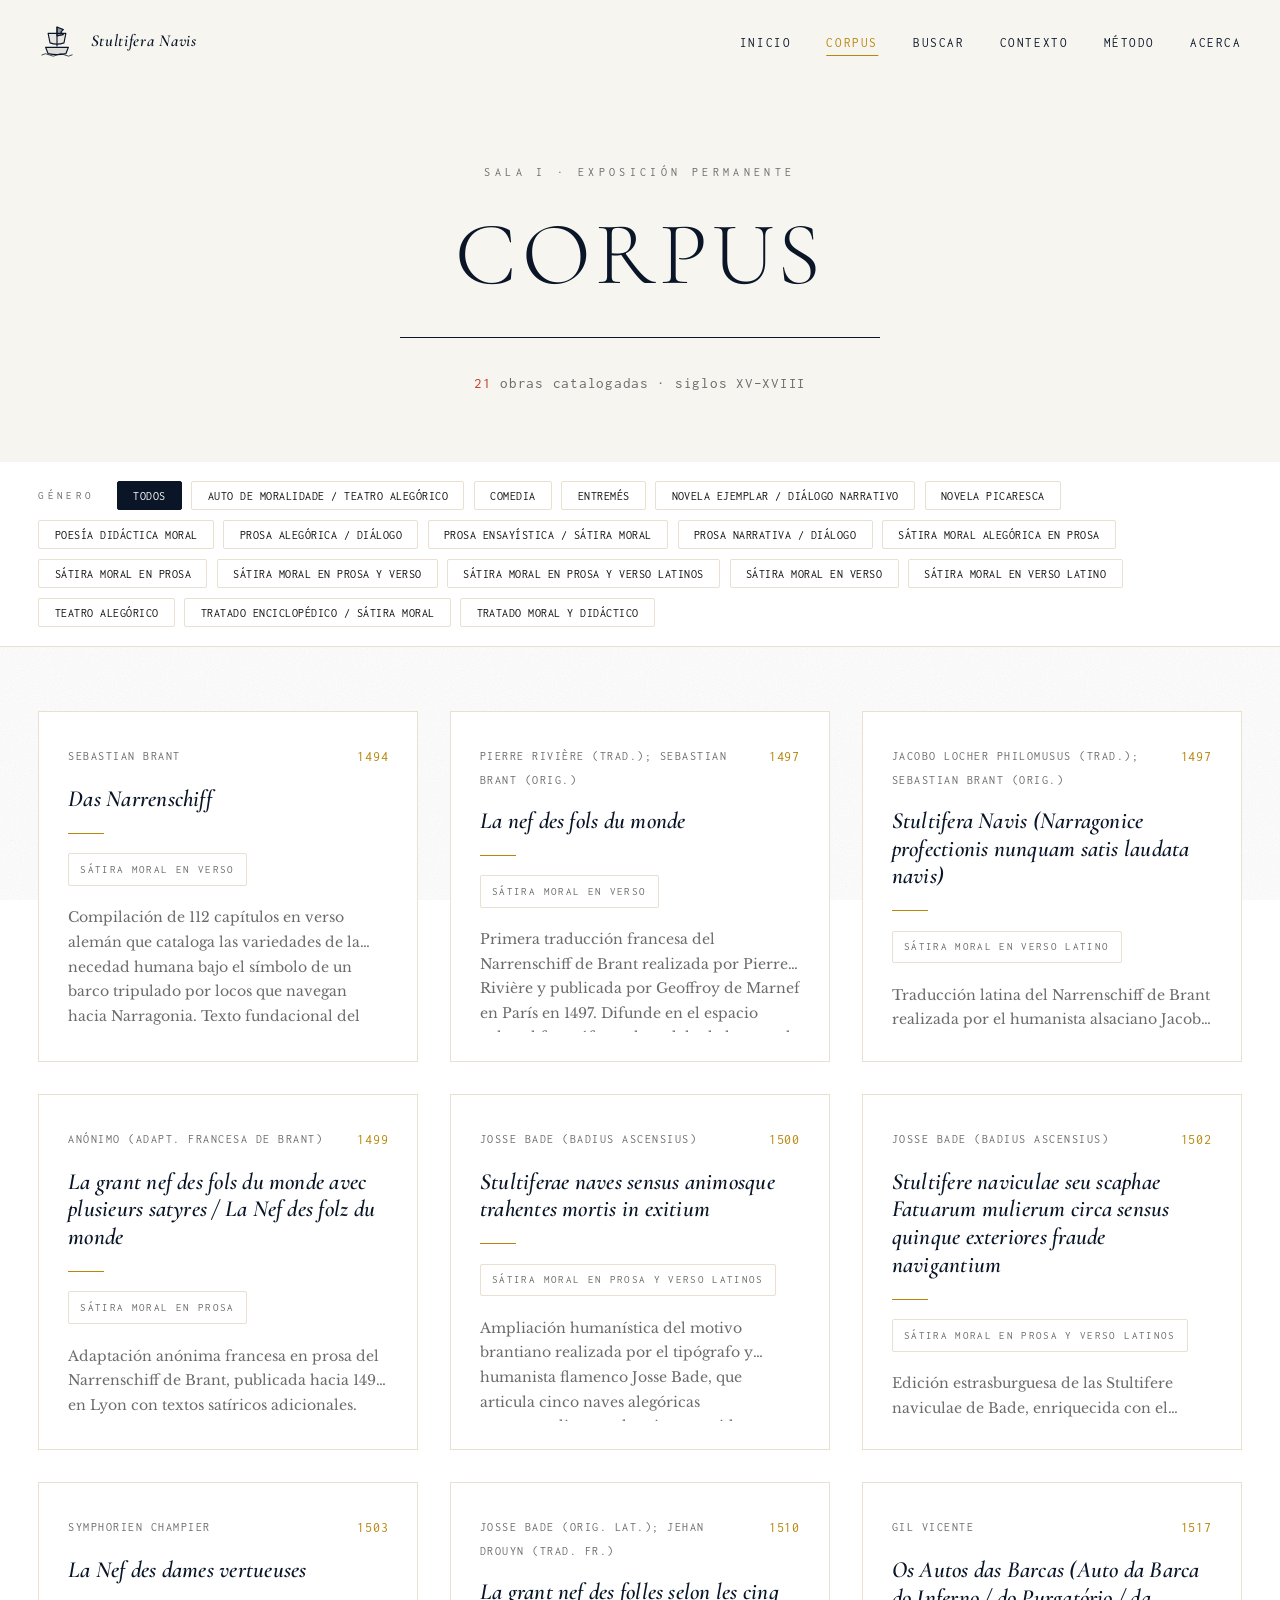
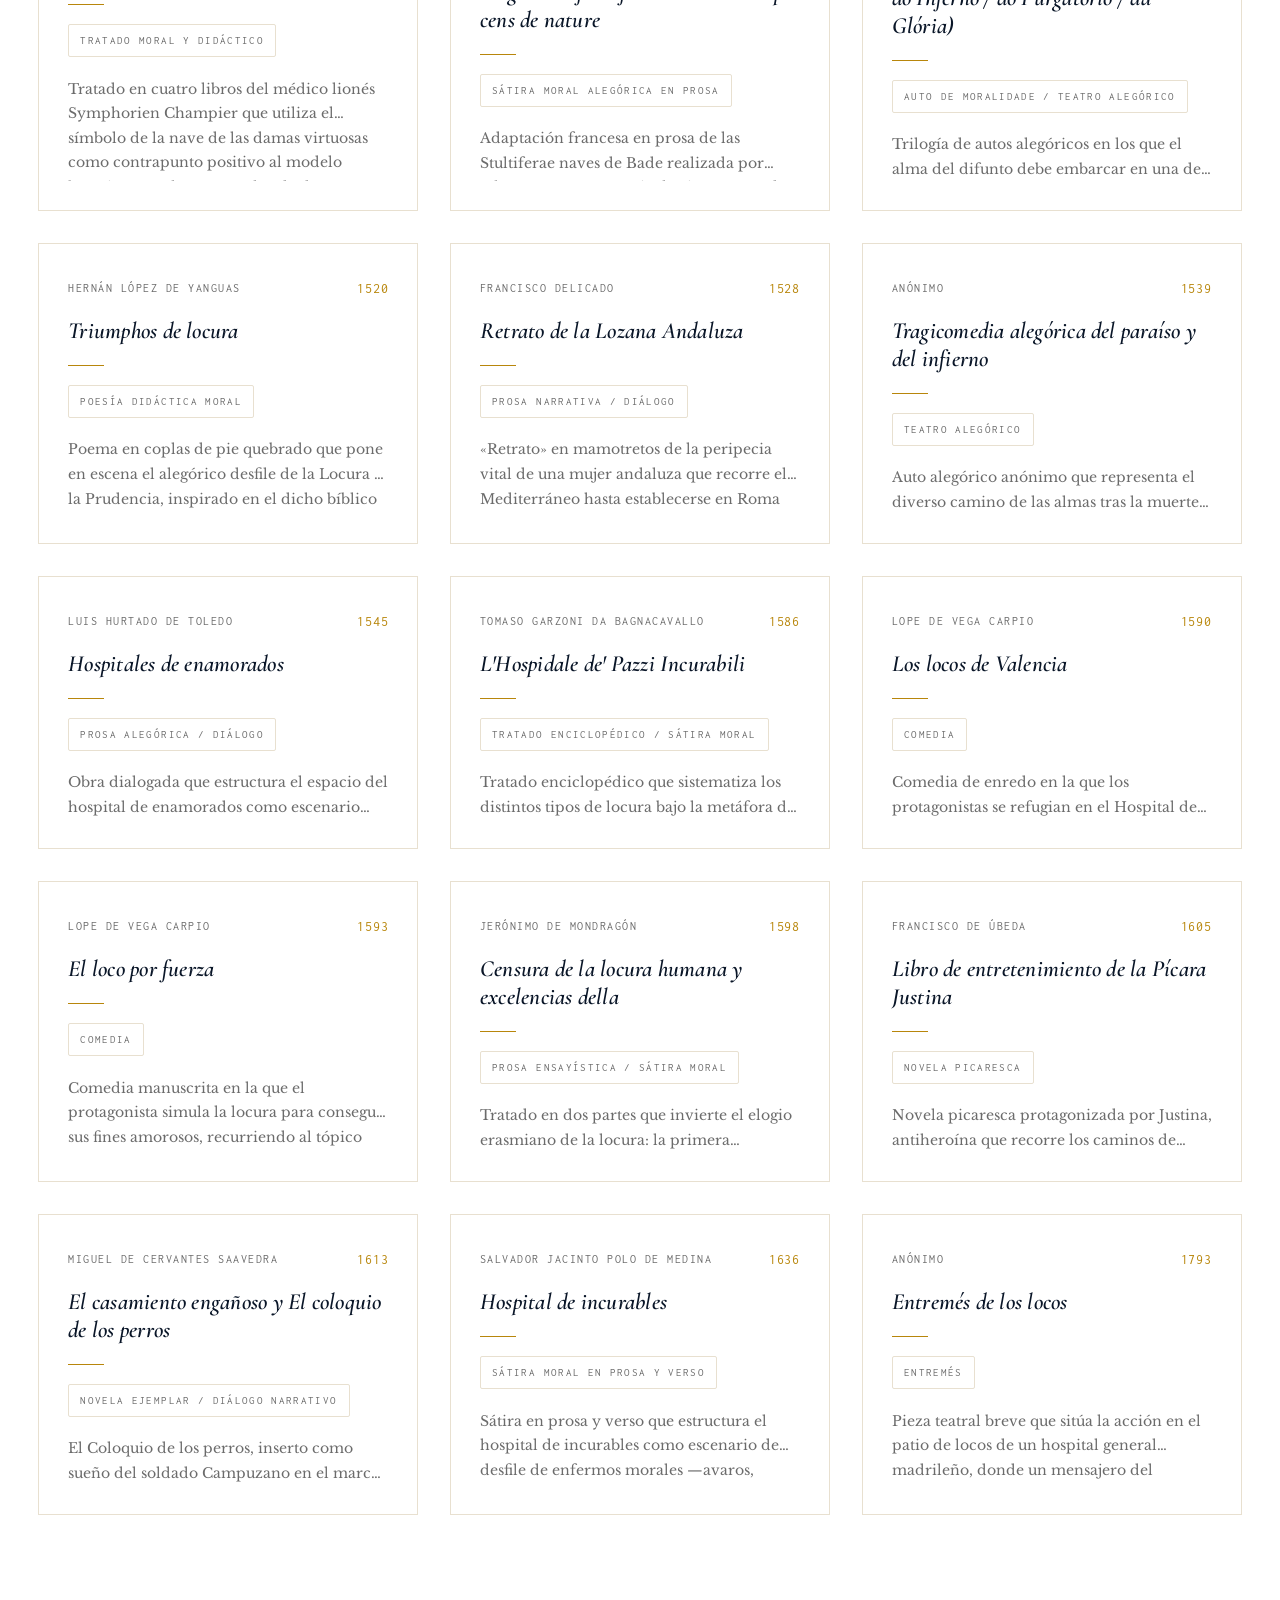
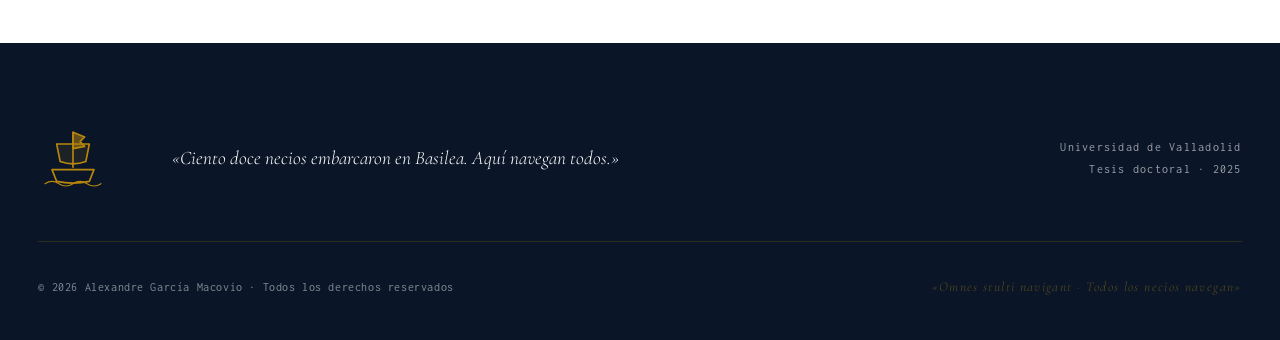
<file: corpus.html>
<!DOCTYPE html>
<html lang="es">
<head>
  <meta charset="UTF-8">
  <link rel="icon" type="image/svg+xml" href="favicon.svg">
  <link rel="alternate icon" href="favicon.svg">
  <meta name="viewport" content="width=device-width, initial-scale=1.0">
  <title>Corpus · La nave de los locos</title>
  <meta name="description" content="Corpus de obras sobre la locura en el Siglo de Oro: catálogo cronológico con ficha académica completa de cada texto.">

  <link rel="preconnect" href="https://fonts.googleapis.com">
  <link rel="preconnect" href="https://fonts.gstatic.com" crossorigin>
  <link href="https://fonts.googleapis.com/css2?family=Cormorant+Garamond:ital,wght@0,300;0,600;1,300;1,600&family=Libre+Baskerville:ital,wght@0,400;0,700;1,400&family=Inconsolata:wght@400;500&display=swap" rel="stylesheet">

  <link rel="stylesheet" href="css/estilos.css">
</head>
<body>

  <nav class="navbar" aria-label="Navegación principal">
    <div class="navbar__contenido">
      <a class="navbar__marca" href="index.html" data-nav="index.html" aria-label="Volver a la portada">
        <svg class="navbar__marca-svg" viewBox="0 0 60 60" fill="none" stroke="currentColor" stroke-width="1.8" stroke-linecap="round" stroke-linejoin="round" aria-hidden="true">
          <line x1="30" y1="8" x2="30" y2="38"/>
          <path d="M 16 18 L 44 18 L 41 33 Q 30 37 19 33 Z" fill="currentColor" fill-opacity="0.06"/>
          <path d="M 30 8 L 40 12 L 36 16 L 40 20 L 30 22 Z" fill="currentColor" fill-opacity="0.4"/>
          <path d="M 12 40 L 48 40 L 44 50 Q 30 53 16 50 Z" fill="currentColor" fill-opacity="0.1"/>
          <path d="M 6 52 Q 12 48 18 52 T 30 52 T 42 52 T 54 52" stroke-width="1.2"/>
        </svg>
        <span class="navbar__marca-texto">Stultifera Navis</span>
      </a>
      <ul class="navbar__links">
        <li><a class="navbar__link" href="index.html" data-nav="index.html">Inicio</a></li>
        <li><a class="navbar__link" href="corpus.html" data-nav="corpus.html">Corpus</a></li>
        <li><a class="navbar__link" href="buscar.html" data-nav="buscar.html">Buscar</a></li>
        <li><a class="navbar__link" href="contexto.html" data-nav="contexto.html">Contexto</a></li>
        <li><a class="navbar__link" href="metodologia.html" data-nav="metodologia.html">Método</a></li>
        <li><a class="navbar__link" href="acerca.html" data-nav="acerca.html">Acerca</a></li>
      </ul>
      <button class="navbar__hamburguesa" aria-label="Abrir menú">
        <span></span><span></span><span></span>
      </button>
    </div>
  </nav>

  <div class="menu-movil" aria-hidden="true">
    <a class="menu-movil__link" href="index.html" data-nav="index.html">Inicio</a>
    <a class="menu-movil__link" href="corpus.html" data-nav="corpus.html">Corpus</a>
    <a class="menu-movil__link" href="buscar.html" data-nav="buscar.html">Buscar</a>
    <a class="menu-movil__link" href="contexto.html" data-nav="contexto.html">Contexto</a>
    <a class="menu-movil__link" href="metodologia.html" data-nav="metodologia.html">Método</a>
    <a class="menu-movil__link" href="acerca.html" data-nav="acerca.html">Acerca</a>
  </div>

  <main>

    <header class="cabecera-pagina">
      <div class="cabecera-pagina__etiqueta">Sala I · Exposición permanente</div>
      <h1 class="cabecera-pagina__titulo cortina">Corpus</h1>
      <div class="cabecera-pagina__separador"></div>
      <div class="cabecera-pagina__meta" id="corpus-contador">
        <span class="spinner"></span>
      </div>
    </header>

    <div class="barra-filtros">
      <div class="barra-filtros__contenido" id="barra-filtros"></div>
    </div>

    <section class="corpus-seccion">
      <div class="corpus-grid" id="corpus-grid">
        <div class="cargando">
          <span class="spinner"></span>
          <span>Cargando corpus…</span>
        </div>
      </div>
    </section>

  </main>

  <footer class="footer">
    <div class="footer__contenido">
      <svg class="footer__nave" viewBox="0 0 60 60" fill="none" stroke="currentColor" stroke-width="1.4" stroke-linecap="round" stroke-linejoin="round" aria-hidden="true">
        <line x1="30" y1="8" x2="30" y2="38"/>
        <path d="M 30 8 L 40 12 L 36 16 L 40 20 L 30 22 Z" fill="currentColor" fill-opacity="0.5"/>
        <path d="M 16 18 L 44 18 L 41 33 Q 30 37 19 33 Z" fill="currentColor" fill-opacity="0.1"/>
        <path d="M 12 40 L 48 40 L 44 50 Q 30 53 16 50 Z"/>
        <path d="M 6 52 Q 12 48 18 52 T 30 52 T 42 52 T 54 52" stroke-width="1"/>
      </svg>
      <p class="footer__cita">«Ciento doce necios embarcaron en Basilea. Aquí navegan todos.»</p>
      <div class="footer__meta">
        <div>Universidad de Valladolid</div>
        <div>Tesis doctoral · 2025</div>
      </div>
    </div>
    <div class="footer__inferior">
      <div class="footer__copy">© <span data-anio>2025</span> Alexandre García Macovio · Todos los derechos reservados</div>
      <div class="footer__latin"><em>«Omnes stulti navigant · Todos los necios navegan»</em></div>
    </div>
  </footer>

  <script src="js/navegacion.js"></script>
  <script src="js/corpus.js"></script>
</body>
</html>
</file>
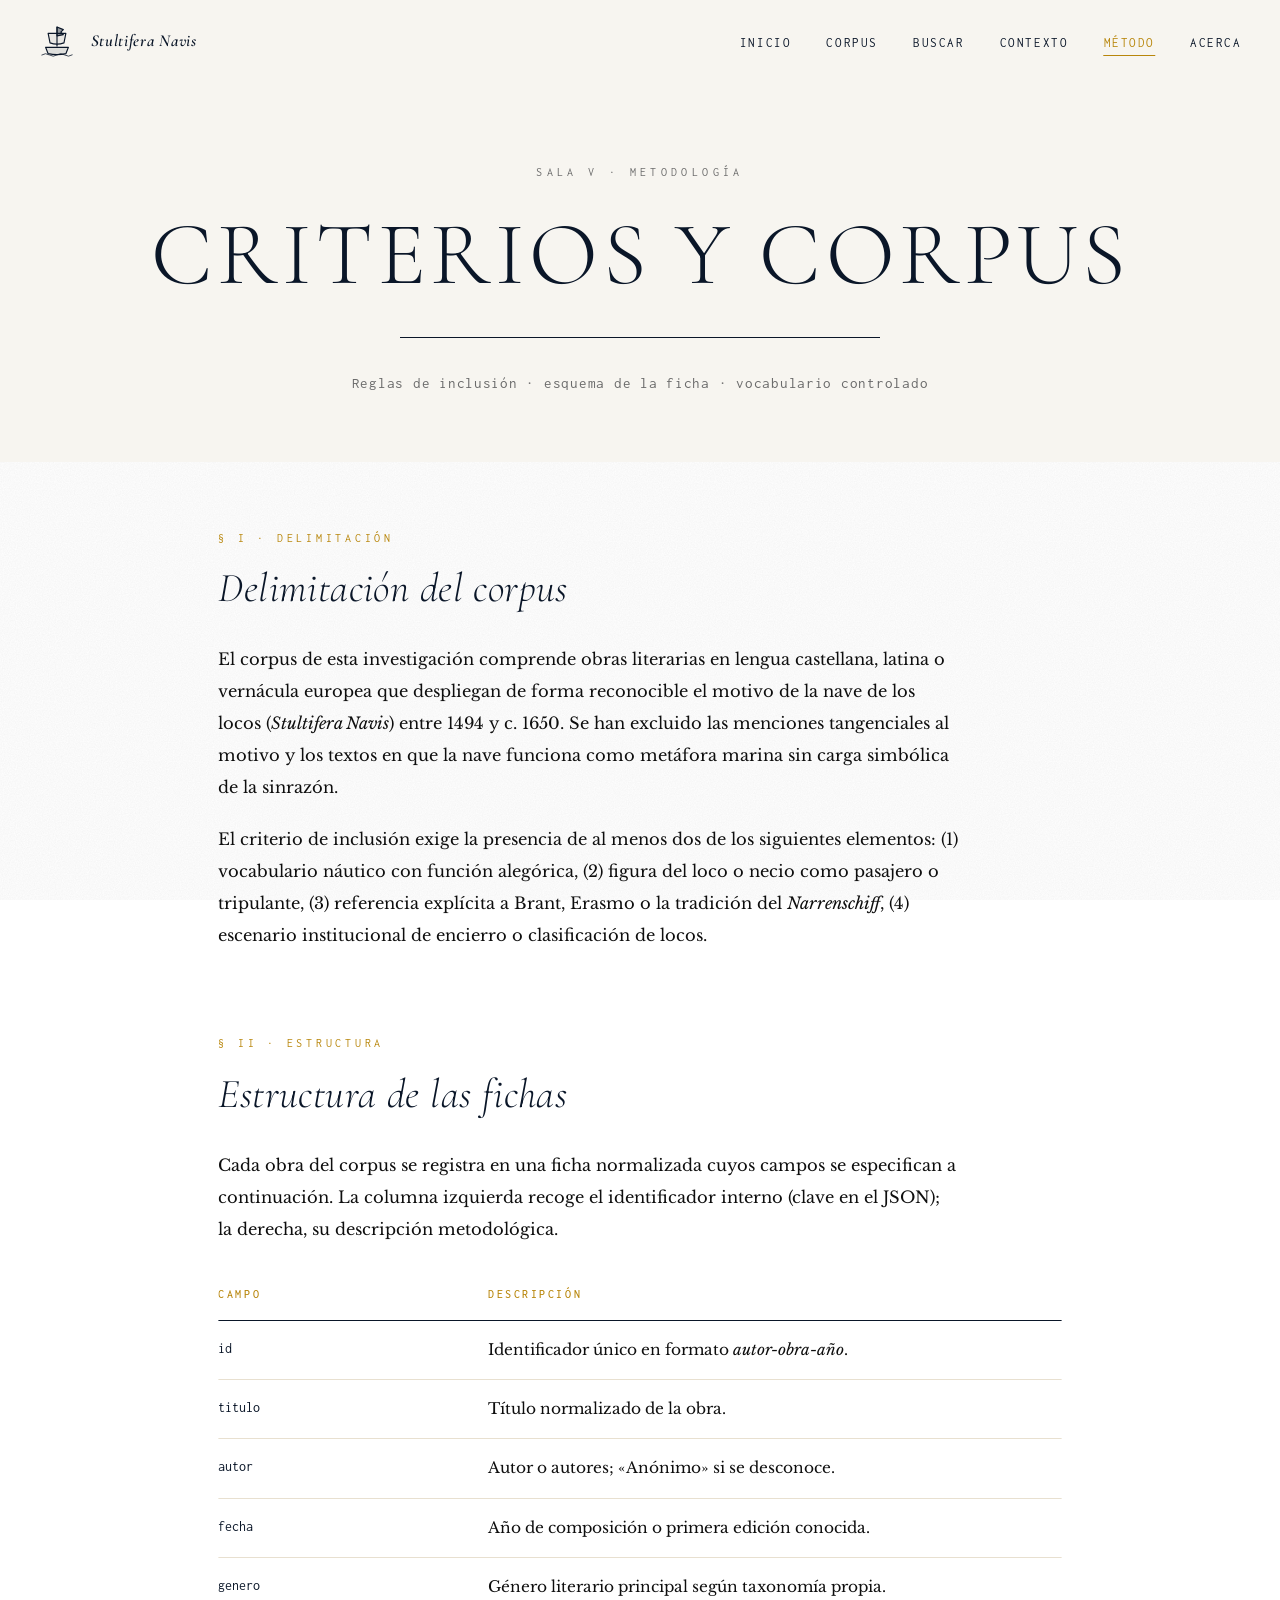
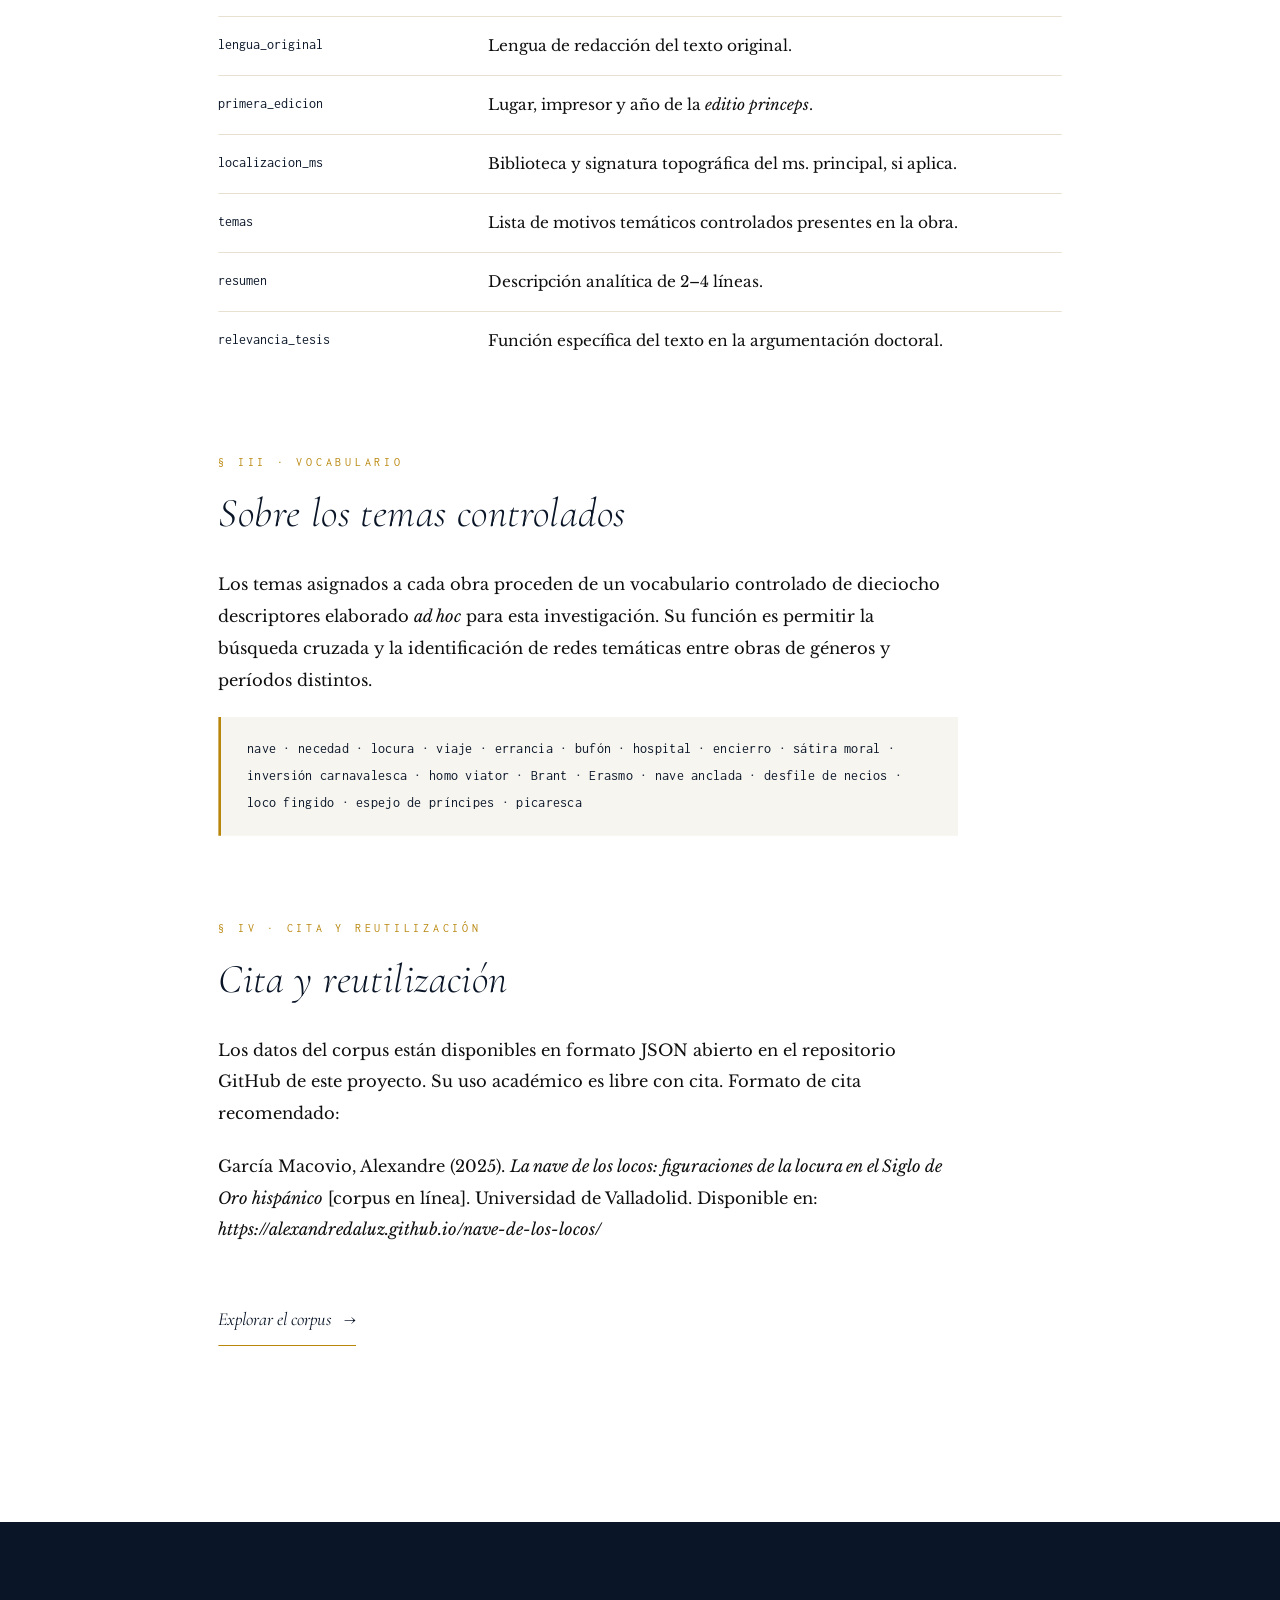
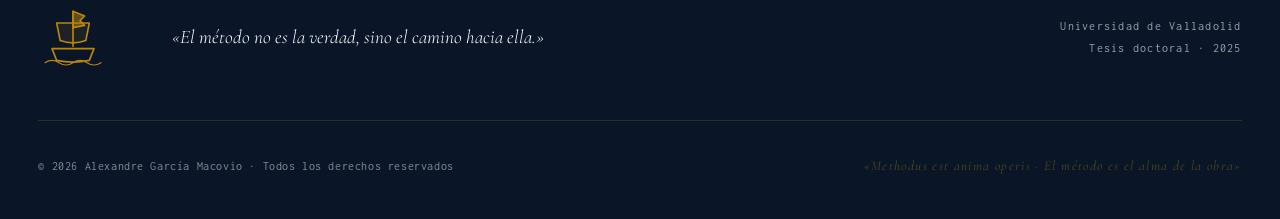
<file: metodologia.html>
<!DOCTYPE html>
<html lang="es">
<head>
  <meta charset="UTF-8">
  <link rel="icon" type="image/svg+xml" href="favicon.svg">
  <link rel="alternate icon" href="favicon.svg">
  <meta name="viewport" content="width=device-width, initial-scale=1.0">
  <title>Metodología · La nave de los locos</title>
  <meta name="description" content="Criterios metodológicos, estructura de las fichas y vocabulario controlado del corpus sobre la locura en el Siglo de Oro.">

  <link rel="preconnect" href="https://fonts.googleapis.com">
  <link rel="preconnect" href="https://fonts.gstatic.com" crossorigin>
  <link href="https://fonts.googleapis.com/css2?family=Cormorant+Garamond:ital,wght@0,300;0,600;1,300;1,600&family=Libre+Baskerville:ital,wght@0,400;0,700;1,400&family=Inconsolata:wght@400;500&display=swap" rel="stylesheet">

  <link rel="stylesheet" href="css/estilos.css">
</head>
<body>

  <nav class="navbar" aria-label="Navegación principal">
    <div class="navbar__contenido">
      <a class="navbar__marca" href="index.html" data-nav="index.html" aria-label="Volver a la portada">
        <svg class="navbar__marca-svg" viewBox="0 0 60 60" fill="none" stroke="currentColor" stroke-width="1.8" stroke-linecap="round" stroke-linejoin="round" aria-hidden="true">
          <line x1="30" y1="8" x2="30" y2="38"/>
          <path d="M 16 18 L 44 18 L 41 33 Q 30 37 19 33 Z" fill="currentColor" fill-opacity="0.06"/>
          <path d="M 30 8 L 40 12 L 36 16 L 40 20 L 30 22 Z" fill="currentColor" fill-opacity="0.4"/>
          <path d="M 12 40 L 48 40 L 44 50 Q 30 53 16 50 Z" fill="currentColor" fill-opacity="0.1"/>
          <path d="M 6 52 Q 12 48 18 52 T 30 52 T 42 52 T 54 52" stroke-width="1.2"/>
        </svg>
        <span class="navbar__marca-texto">Stultifera Navis</span>
      </a>
      <ul class="navbar__links">
        <li><a class="navbar__link" href="index.html" data-nav="index.html">Inicio</a></li>
        <li><a class="navbar__link" href="corpus.html" data-nav="corpus.html">Corpus</a></li>
        <li><a class="navbar__link" href="buscar.html" data-nav="buscar.html">Buscar</a></li>
        <li><a class="navbar__link" href="contexto.html" data-nav="contexto.html">Contexto</a></li>
        <li><a class="navbar__link" href="metodologia.html" data-nav="metodologia.html">Método</a></li>
        <li><a class="navbar__link" href="acerca.html" data-nav="acerca.html">Acerca</a></li>
      </ul>
      <button class="navbar__hamburguesa" aria-label="Abrir menú">
        <span></span><span></span><span></span>
      </button>
    </div>
  </nav>

  <div class="menu-movil" aria-hidden="true">
    <a class="menu-movil__link" href="index.html" data-nav="index.html">Inicio</a>
    <a class="menu-movil__link" href="corpus.html" data-nav="corpus.html">Corpus</a>
    <a class="menu-movil__link" href="buscar.html" data-nav="buscar.html">Buscar</a>
    <a class="menu-movil__link" href="contexto.html" data-nav="contexto.html">Contexto</a>
    <a class="menu-movil__link" href="metodologia.html" data-nav="metodologia.html">Método</a>
    <a class="menu-movil__link" href="acerca.html" data-nav="acerca.html">Acerca</a>
  </div>

  <main>

    <header class="cabecera-pagina">
      <div class="cabecera-pagina__etiqueta">Sala V · Metodología</div>
      <h1 class="cabecera-pagina__titulo cortina">Criterios y corpus</h1>
      <div class="cabecera-pagina__separador"></div>
      <div class="cabecera-pagina__meta">Reglas de inclusión · esquema de la ficha · vocabulario controlado</div>
    </header>

    <section class="metodologia">

      <!-- Sección 1 -->
      <article class="metodologia__seccion cortina-stagger">
        <div class="metodologia__numero">§ I · Delimitación</div>
        <h2 class="metodologia__titulo">Delimitación del corpus</h2>
        <div class="metodologia__cuerpo">
          <p>
            El corpus de esta investigación comprende obras literarias en lengua
            castellana, latina o vernácula europea que despliegan de forma
            reconocible el motivo de la nave de los locos
            (<em>Stultifera Navis</em>) entre 1494 y c. 1650. Se han excluido las
            menciones tangenciales al motivo y los textos en que la nave funciona
            como metáfora marina sin carga simbólica de la sinrazón.
          </p>
          <p>
            El criterio de inclusión exige la presencia de al menos dos de los
            siguientes elementos: (1) vocabulario náutico con función alegórica,
            (2) figura del loco o necio como pasajero o tripulante,
            (3) referencia explícita a Brant, Erasmo o la tradición del
            <em>Narrenschiff</em>, (4) escenario institucional de encierro o
            clasificación de locos.
          </p>
        </div>
      </article>

      <!-- Sección 2 -->
      <article class="metodologia__seccion cortina-stagger">
        <div class="metodologia__numero">§ II · Estructura</div>
        <h2 class="metodologia__titulo">Estructura de las fichas</h2>
        <div class="metodologia__cuerpo">
          <p>
            Cada obra del corpus se registra en una ficha normalizada cuyos
            campos se especifican a continuación. La columna izquierda recoge
            el identificador interno (clave en el JSON); la derecha, su descripción
            metodológica.
          </p>
          <table class="tabla-fichas">
            <thead>
              <tr>
                <th scope="col">Campo</th>
                <th scope="col">Descripción</th>
              </tr>
            </thead>
            <tbody>
              <tr>
                <td>id</td>
                <td>Identificador único en formato <em>autor-obra-año</em>.</td>
              </tr>
              <tr>
                <td>titulo</td>
                <td>Título normalizado de la obra.</td>
              </tr>
              <tr>
                <td>autor</td>
                <td>Autor o autores; «Anónimo» si se desconoce.</td>
              </tr>
              <tr>
                <td>fecha</td>
                <td>Año de composición o primera edición conocida.</td>
              </tr>
              <tr>
                <td>genero</td>
                <td>Género literario principal según taxonomía propia.</td>
              </tr>
              <tr>
                <td>lengua_original</td>
                <td>Lengua de redacción del texto original.</td>
              </tr>
              <tr>
                <td>primera_edicion</td>
                <td>Lugar, impresor y año de la <em>editio princeps</em>.</td>
              </tr>
              <tr>
                <td>localizacion_ms</td>
                <td>Biblioteca y signatura topográfica del ms. principal, si aplica.</td>
              </tr>
              <tr>
                <td>temas</td>
                <td>Lista de motivos temáticos controlados presentes en la obra.</td>
              </tr>
              <tr>
                <td>resumen</td>
                <td>Descripción analítica de 2–4 líneas.</td>
              </tr>
              <tr>
                <td>relevancia_tesis</td>
                <td>Función específica del texto en la argumentación doctoral.</td>
              </tr>
            </tbody>
          </table>
        </div>
      </article>

      <!-- Sección 3 -->
      <article class="metodologia__seccion cortina-stagger">
        <div class="metodologia__numero">§ III · Vocabulario</div>
        <h2 class="metodologia__titulo">Sobre los temas controlados</h2>
        <div class="metodologia__cuerpo">
          <p>
            Los temas asignados a cada obra proceden de un vocabulario controlado
            de dieciocho descriptores elaborado <em>ad hoc</em> para esta
            investigación. Su función es permitir la búsqueda cruzada y la
            identificación de redes temáticas entre obras de géneros y períodos
            distintos.
          </p>
          <div class="descriptores">
            nave · necedad · locura · viaje · errancia · bufón · hospital ·
            encierro · sátira moral · inversión carnavalesca · homo viator ·
            Brant · Erasmo · nave anclada · desfile de necios · loco fingido ·
            espejo de príncipes · picaresca
          </div>
        </div>
      </article>

      <!-- Sección 4 -->
      <article class="metodologia__seccion cortina-stagger">
        <div class="metodologia__numero">§ IV · Cita y reutilización</div>
        <h2 class="metodologia__titulo">Cita y reutilización</h2>
        <div class="metodologia__cuerpo">
          <p>
            Los datos del corpus están disponibles en formato JSON abierto en el
            repositorio GitHub de este proyecto. Su uso académico es libre con
            cita. Formato de cita recomendado:
          </p>
          <p>
            García Macovio, Alexandre (2025). <em>La nave de los locos:
            figuraciones de la locura en el Siglo de Oro hispánico</em>
            [corpus en línea]. Universidad de Valladolid. Disponible en:
            <em>https://alexandredaluz.github.io/nave-de-los-locos/</em>
          </p>
          <div class="metodologia__cierre">
            <a class="boton-editorial" href="corpus.html">
              Explorar el corpus
              <span class="flecha">→</span>
            </a>
          </div>
        </div>
      </article>

    </section>

  </main>

  <footer class="footer">
    <div class="footer__contenido">
      <svg class="footer__nave" viewBox="0 0 60 60" fill="none" stroke="currentColor" stroke-width="1.4" stroke-linecap="round" stroke-linejoin="round" aria-hidden="true">
        <line x1="30" y1="8" x2="30" y2="38"/>
        <path d="M 30 8 L 40 12 L 36 16 L 40 20 L 30 22 Z" fill="currentColor" fill-opacity="0.5"/>
        <path d="M 16 18 L 44 18 L 41 33 Q 30 37 19 33 Z" fill="currentColor" fill-opacity="0.1"/>
        <path d="M 12 40 L 48 40 L 44 50 Q 30 53 16 50 Z"/>
        <path d="M 6 52 Q 12 48 18 52 T 30 52 T 42 52 T 54 52" stroke-width="1"/>
      </svg>
      <p class="footer__cita">«El método no es la verdad, sino el camino hacia ella.»</p>
      <div class="footer__meta">
        <div>Universidad de Valladolid</div>
        <div>Tesis doctoral · 2025</div>
      </div>
    </div>
    <div class="footer__inferior">
      <div class="footer__copy">© <span data-anio>2025</span> Alexandre García Macovio · Todos los derechos reservados</div>
      <div class="footer__latin"><em>«Methodus est anima operis · El método es el alma de la obra»</em></div>
    </div>
  </footer>

  <script src="js/navegacion.js"></script>
</body>
</html>
</file>
<file: css/estilos.css>
/* =====================================================================
   LA NAVE DE LOS LOCOS · Hoja de estilo principal
   Exposición digital sobre la locura en el Siglo de Oro
   ===================================================================== */

:root {
  --blanco: #ffffff;
  --marfil: #f7f5f0;
  --tinta: #0e0e0e;
  --abismo: #0a1628;
  --oro: #b8860b;
  --oro-claro: #d4a82e;
  --gris-editorial: #6b6b6b;
  --gris-borde: #e8e0d0;
  --bermellon: #c0392b;

  --serif-titular: "Cormorant Garamond", "Garamond", "Times New Roman", serif;
  --serif-cuerpo: "Libre Baskerville", "Georgia", serif;
  --mono: "Inconsolata", "Courier New", monospace;

  --transicion-suave: 0.4s cubic-bezier(0.22, 1, 0.36, 1);
  --transicion-rapida: 0.3s cubic-bezier(0.22, 1, 0.36, 1);
  --max-ancho: 1280px;
  --max-lectura: 720px;
}

/* ---------- Reset --------------------------------------------------- */
*,
*::before,
*::after {
  box-sizing: border-box;
  margin: 0;
  padding: 0;
}

html {
  scroll-behavior: smooth;
  -webkit-text-size-adjust: 100%;
}

body {
  font-family: var(--serif-cuerpo);
  font-size: 16px;
  line-height: 1.9;
  color: var(--tinta);
  background-color: var(--blanco);
  background-image: url("data:image/svg+xml;utf8,<svg xmlns='http://www.w3.org/2000/svg' width='220' height='220'><filter id='n'><feTurbulence type='fractalNoise' baseFrequency='0.85' numOctaves='2' stitchTiles='stitch'/><feColorMatrix values='0 0 0 0 0 0 0 0 0 0 0 0 0 0 0 0 0 0 0.045 0'/></filter><rect width='100%25' height='100%25' filter='url(%23n)'/></svg>");
  background-attachment: fixed;
  -webkit-font-smoothing: antialiased;
  -moz-osx-font-smoothing: grayscale;
  overflow-x: hidden;
}

img,
svg {
  display: block;
  max-width: 100%;
}

a {
  color: inherit;
  text-decoration: none;
}

button {
  font-family: inherit;
  color: inherit;
  background: none;
  border: none;
  cursor: pointer;
}

ul {
  list-style: none;
}

::selection {
  background: var(--abismo);
  color: var(--oro-claro);
}

/* ---------- Tipografía base ---------------------------------------- */
h1,
h2,
h3,
h4 {
  font-family: var(--serif-titular);
  font-weight: 300;
  letter-spacing: 0.01em;
  line-height: 1.1;
  color: var(--abismo);
}

h1 em,
h2 em,
h3 em {
  font-style: italic;
  font-weight: 300;
}

p {
  max-width: var(--max-lectura);
}

/* Drop cap */
.con-capital::first-letter {
  font-family: var(--serif-titular);
  font-weight: 600;
  font-size: 5.4rem;
  line-height: 0.85;
  float: left;
  padding: 0.4rem 0.9rem 0 0;
  color: var(--abismo);
}

/* ---------- Animaciones reutilizables ------------------------------ */
/* Cortina horizontal (clip-path) */
.cortina {
  clip-path: inset(0 100% 0 0);
  opacity: 0;
  transition: clip-path 0.8s ease-out, opacity 0.6s ease-out;
}

.cortina.visible {
  clip-path: inset(0 0 0 0);
  opacity: 1;
}

.cortina-stagger > * {
  clip-path: inset(0 100% 0 0);
  opacity: 0;
  transition: clip-path 0.8s ease-out, opacity 0.6s ease-out;
}

.cortina-stagger.visible > * {
  clip-path: inset(0 0 0 0);
  opacity: 1;
}

.cortina-stagger.visible > *:nth-child(1) { transition-delay: 0s; }
.cortina-stagger.visible > *:nth-child(2) { transition-delay: 0.15s; }
.cortina-stagger.visible > *:nth-child(3) { transition-delay: 0.30s; }
.cortina-stagger.visible > *:nth-child(4) { transition-delay: 0.45s; }
.cortina-stagger.visible > *:nth-child(5) { transition-delay: 0.60s; }
.cortina-stagger.visible > *:nth-child(6) { transition-delay: 0.75s; }

/* Fade up para tarjetas */
.fade-up {
  opacity: 0;
  transform: translateY(24px);
  transition: opacity 0.7s ease-out, transform 0.7s ease-out;
}

.fade-up.visible {
  opacity: 1;
  transform: translateY(0);
}

/* ---------- Navbar -------------------------------------------------- */
.navbar {
  position: fixed;
  top: 0;
  left: 0;
  right: 0;
  z-index: 100;
  padding: 1.4rem 2.4rem;
  background: transparent;
  transition: background var(--transicion-suave), padding var(--transicion-suave);
}

.navbar.solida {
  background: var(--abismo);
  padding: 0.9rem 2.4rem;
  box-shadow: 0 4px 20px rgba(10, 22, 40, 0.12);
}

.navbar__contenido {
  max-width: var(--max-ancho);
  margin: 0 auto;
  display: flex;
  align-items: center;
  justify-content: space-between;
}

.navbar__marca {
  display: flex;
  align-items: center;
  gap: 0.9rem;
  color: var(--abismo);
  transition: color var(--transicion-suave);
}

.navbar.solida .navbar__marca {
  color: var(--blanco);
}

.navbar__marca-svg {
  width: 38px;
  height: 38px;
  flex-shrink: 0;
}

.navbar__marca-texto {
  font-family: var(--serif-titular);
  font-style: italic;
  font-weight: 600;
  font-size: 1.05rem;
  letter-spacing: 0.04em;
}

.navbar__links {
  display: flex;
  gap: 2.2rem;
  align-items: center;
}

.navbar__link {
  font-family: var(--mono);
  font-size: 0.82rem;
  text-transform: uppercase;
  letter-spacing: 0.12em;
  color: var(--abismo);
  position: relative;
  padding: 0.4rem 0;
  transition: color var(--transicion-suave);
}

.navbar.solida .navbar__link {
  color: var(--blanco);
}

.navbar__link::after {
  content: "";
  position: absolute;
  bottom: 0;
  left: 50%;
  transform: translateX(-50%);
  width: 0;
  height: 1px;
  background: var(--oro);
  transition: width var(--transicion-rapida);
}

.navbar__link:hover::after,
.navbar__link.activo::after {
  width: 100%;
}

.navbar__link.activo {
  color: var(--oro);
}

.navbar.solida .navbar__link.activo {
  color: var(--oro-claro);
}

/* Hamburguesa */
.navbar__hamburguesa {
  display: none;
  width: 32px;
  height: 22px;
  position: relative;
  z-index: 110;
}

.navbar__hamburguesa span {
  display: block;
  position: absolute;
  left: 0;
  width: 100%;
  height: 1.5px;
  background: var(--abismo);
  transition: all var(--transicion-rapida);
}

.navbar.solida .navbar__hamburguesa span,
.navbar.menu-abierto .navbar__hamburguesa span {
  background: var(--blanco);
}

.navbar__hamburguesa span:nth-child(1) { top: 0; }
.navbar__hamburguesa span:nth-child(2) { top: 50%; transform: translateY(-50%); }
.navbar__hamburguesa span:nth-child(3) { bottom: 0; }

.navbar.menu-abierto .navbar__hamburguesa span:nth-child(1) {
  top: 50%;
  transform: translateY(-50%) rotate(45deg);
}

.navbar.menu-abierto .navbar__hamburguesa span:nth-child(2) {
  opacity: 0;
}

.navbar.menu-abierto .navbar__hamburguesa span:nth-child(3) {
  bottom: 50%;
  transform: translateY(50%) rotate(-45deg);
}

/* Menú móvil pantalla completa */
.menu-movil {
  position: fixed;
  inset: 0;
  background: var(--abismo);
  z-index: 105;
  display: flex;
  align-items: center;
  justify-content: center;
  flex-direction: column;
  gap: 1.5rem;
  opacity: 0;
  pointer-events: none;
  transition: opacity var(--transicion-suave);
}

.menu-movil.abierto {
  opacity: 1;
  pointer-events: auto;
}

.menu-movil__link {
  font-family: var(--serif-titular);
  font-style: italic;
  font-weight: 300;
  font-size: 3rem;
  color: var(--blanco);
  transition: color var(--transicion-rapida);
}

.menu-movil__link:hover,
.menu-movil__link.activo {
  color: var(--oro-claro);
}

/* ---------- Layout general ----------------------------------------- */
main {
  min-height: 100vh;
}

.contenedor {
  max-width: var(--max-ancho);
  margin: 0 auto;
  padding: 0 2.4rem;
}

.seccion {
  padding: 9rem 0;
}

.seccion--marfil {
  background: var(--marfil);
}

/* Título de sección con línea dorada */
.titulo-seccion {
  display: flex;
  flex-direction: column;
  align-items: center;
  text-align: center;
  margin-bottom: 4rem;
}
/* (margin-bottom 4rem confirmado para mejora 2.5) */

.titulo-seccion__etiqueta {
  font-family: var(--mono);
  font-size: 0.78rem;
  text-transform: uppercase;
  letter-spacing: 0.3em;
  color: var(--gris-editorial);
  margin-bottom: 1rem;
}

.titulo-seccion__texto {
  font-family: var(--serif-titular);
  font-weight: 300;
  font-size: clamp(2.4rem, 5vw, 3.6rem);
  font-style: italic;
  margin-bottom: 1.5rem;
}

.titulo-seccion__linea {
  width: 0;
  height: 1.5px;
  background: var(--oro);
  transition: width 1.2s cubic-bezier(0.22, 1, 0.36, 1);
  max-width: 220px;
}

.titulo-seccion.visible .titulo-seccion__linea {
  width: 100%;
}

/* ---------- Hero (portada) ----------------------------------------- */
.hero {
  position: relative;
  min-height: 100vh;
  display: flex;
  align-items: center;
  padding: 8rem 2.4rem 4rem;
  overflow: hidden;
}

.hero__grid {
  max-width: var(--max-ancho);
  margin: 0 auto;
  width: 100%;
  display: grid;
  grid-template-columns: 1.1fr 0.9fr;
  gap: 6rem;
  align-items: center;
}

.hero__texto {
  position: relative;
  z-index: 2;
}

.hero__etiqueta {
  font-family: var(--mono);
  font-size: 0.75rem;
  text-transform: uppercase;
  letter-spacing: 0.35em;
  color: var(--gris-editorial);
  margin-bottom: 1.8rem;
  display: flex;
  align-items: center;
  gap: 0.8rem;
}

.hero__etiqueta::before {
  content: "";
  width: 32px;
  height: 1px;
  background: var(--oro);
}

.hero__titulo {
  font-family: var(--serif-titular);
  font-weight: 300;
  font-size: clamp(3rem, 8vw, 7.6rem);
  line-height: 0.95;
  letter-spacing: 0.02em;
  text-transform: uppercase;
  color: var(--abismo);
  margin-bottom: 2.2rem;
}

.hero__titulo-linea {
  display: block;
}

.hero__titulo-linea--italica {
  font-style: italic;
  font-weight: 300;
  color: var(--tinta);
  padding-left: 0.6em;
}

.hero__metadatos {
  font-family: var(--mono);
  font-size: 0.85rem;
  color: var(--gris-editorial);
  line-height: 1.8;
  margin-bottom: 3rem;
  letter-spacing: 0.03em;
}

.hero__metadatos span {
  display: block;
}

.hero__metadatos .punto {
  color: var(--oro);
  margin: 0 0.4em;
}

/* Botón editorial */
.boton-editorial {
  display: inline-flex;
  align-items: center;
  gap: 0.7rem;
  font-family: var(--serif-titular);
  font-style: italic;
  font-weight: 400;
  font-size: 1.15rem;
  color: var(--abismo);
  padding: 0.5rem 0;
  border-bottom: 1px solid var(--oro);
  position: relative;
  transition: color var(--transicion-rapida);
}

.boton-editorial::after {
  content: "";
  position: absolute;
  bottom: -1px;
  left: 0;
  width: 100%;
  height: 1px;
  background: var(--abismo);
  transform: scaleX(0);
  transform-origin: left;
  transition: transform var(--transicion-suave);
}

.boton-editorial:hover::after {
  transform: scaleX(1);
}

.boton-editorial .flecha {
  transition: transform var(--transicion-rapida);
}

.boton-editorial:hover .flecha {
  transform: translateX(6px);
}

/* SVG de la nave */
.hero__nave {
  position: relative;
  width: 100%;
  display: flex;
  justify-content: center;
  align-items: center;
}

.nave-svg {
  width: 100%;
  max-width: 520px;
  height: auto;
  filter: drop-shadow(0 12px 30px rgba(10, 22, 40, 0.08));
}

.nave-svg .nave-cuerpo {
  transform-origin: 50% 70%;
  animation: balanceo 4s ease-in-out infinite;
}

@keyframes balanceo {
  0%, 100% { transform: translateY(0) rotate(0deg); }
  25% { transform: translateY(-6px) rotate(-2.2deg); }
  75% { transform: translateY(-2px) rotate(2.2deg); }
}

.nave-svg .ola {
  animation: ola-fluye 6s linear infinite;
}

.nave-svg .ola-2 { animation-duration: 8s; animation-direction: reverse; }
.nave-svg .ola-3 { animation-duration: 10s; }

@keyframes ola-fluye {
  0% { transform: translateX(-20px); }
  100% { transform: translateX(20px); }
}

.nave-svg .bandera {
  transform-origin: 0 0;
  animation: bandera-ondea 2.4s ease-in-out infinite;
}

@keyframes bandera-ondea {
  0%, 100% { transform: skewX(0deg); }
  50% { transform: skewX(-8deg); }
}

/* Indicador de scroll */
.scroll-indicador {
  position: absolute;
  bottom: 2.4rem;
  left: 50%;
  transform: translateX(-50%);
  font-family: var(--mono);
  font-size: 0.7rem;
  letter-spacing: 0.3em;
  text-transform: uppercase;
  color: var(--gris-editorial);
  display: flex;
  flex-direction: column;
  align-items: center;
  gap: 0.8rem;
  animation: scroll-pulso 2.4s ease-in-out infinite;
}

.scroll-indicador::after {
  content: "";
  width: 1px;
  height: 40px;
  background: linear-gradient(to bottom, var(--oro), transparent);
}

@keyframes scroll-pulso {
  0%, 100% { opacity: 0.5; transform: translate(-50%, 0); }
  50% { opacity: 1; transform: translate(-50%, 6px); }
}

/* ---------- Sección "Tres ideas" ----------------------------------- */
.tres-ideas {
  display: grid;
  grid-template-columns: repeat(3, 1fr);
  gap: 3.5rem;
  padding: 2rem 0;
}

.idea {
  position: relative;
  padding: 3rem 1.5rem 2rem;
  text-align: left;
  overflow: hidden;
}

.idea__numero {
  position: absolute;
  top: -1rem;
  left: -0.5rem;
  font-family: var(--serif-titular);
  font-weight: 300;
  font-style: italic;
  font-size: 9rem;
  color: var(--abismo);
  opacity: 0.08;
  line-height: 1;
  user-select: none;
  pointer-events: none;
}

.idea__etiqueta {
  font-family: var(--mono);
  font-size: 0.72rem;
  text-transform: uppercase;
  letter-spacing: 0.25em;
  color: var(--oro);
  margin-bottom: 1.2rem;
  position: relative;
  z-index: 2;
}

.idea__titulo {
  font-family: var(--serif-titular);
  font-style: italic;
  font-weight: 600;
  font-size: 1.9rem;
  color: var(--abismo);
  margin-bottom: 1rem;
  position: relative;
  z-index: 2;
}

.idea__cuerpo {
  font-family: var(--serif-cuerpo);
  font-size: 0.96rem;
  line-height: 1.85;
  color: var(--tinta);
  position: relative;
  z-index: 2;
}

/* ---------- Tarjetas de acceso ------------------------------------- */
.acceso {
  display: grid;
  grid-template-columns: repeat(3, 1fr);
  gap: 3rem;
}

.acceso__tarjeta {
  position: relative;
  padding: 3rem 2.2rem;
  background: var(--blanco);
  border: 1px solid var(--gris-borde);
  text-align: left;
  transition: transform var(--transicion-rapida), box-shadow var(--transicion-rapida), border-color var(--transicion-rapida);
  display: flex;
  flex-direction: column;
  min-height: 320px;
  overflow: hidden;
}

.acceso__tarjeta::before {
  content: "";
  position: absolute;
  top: 0;
  left: 0;
  bottom: 0;
  width: 3px;
  background: var(--oro);
  transform: scaleY(0);
  transform-origin: top;
  transition: transform var(--transicion-suave);
}

.acceso__tarjeta:hover {
  transform: translateY(-6px);
  box-shadow: 0 20px 60px rgba(10, 22, 40, 0.18);
  border-color: var(--blanco);
}

.acceso__tarjeta:hover::before {
  transform: scaleY(1);
}

.acceso__numero {
  font-family: var(--mono);
  font-size: 0.72rem;
  letter-spacing: 0.3em;
  color: var(--gris-editorial);
  margin-bottom: 1.5rem;
}

.acceso__titulo {
  font-family: var(--serif-titular);
  font-style: italic;
  font-weight: 600;
  font-size: 2.4rem;
  color: var(--abismo);
  line-height: 1;
  margin-bottom: 1.2rem;
}

.acceso__cuerpo {
  font-family: var(--serif-cuerpo);
  font-size: 0.92rem;
  line-height: 1.8;
  color: var(--gris-editorial);
  flex-grow: 1;
  margin-bottom: 2rem;
}

.acceso__flecha {
  font-family: var(--mono);
  font-size: 0.78rem;
  letter-spacing: 0.2em;
  text-transform: uppercase;
  color: var(--abismo);
  display: flex;
  align-items: center;
  gap: 0.6rem;
  transition: color var(--transicion-rapida);
}

.acceso__tarjeta:hover .acceso__flecha {
  color: var(--oro);
}

.acceso__flecha span {
  transition: transform var(--transicion-rapida);
}

.acceso__tarjeta:hover .acceso__flecha span {
  transform: translateX(6px);
}

/* ---------- Cabecera de página interna ----------------------------- */
.cabecera-pagina {
  padding: 10rem 2.4rem 4rem;
  text-align: center;
  background: var(--marfil);
  position: relative;
}

.cabecera-pagina__etiqueta {
  font-family: var(--mono);
  font-size: 0.78rem;
  letter-spacing: 0.35em;
  text-transform: uppercase;
  color: var(--gris-editorial);
  margin-bottom: 1.4rem;
}

.cabecera-pagina__titulo {
  font-family: var(--serif-titular);
  font-weight: 300;
  font-size: clamp(3.4rem, 7vw, 6rem);
  letter-spacing: 0.05em;
  color: var(--abismo);
  text-transform: uppercase;
  margin-bottom: 2rem;
}

.cabecera-pagina__separador {
  width: 60%;
  max-width: 480px;
  height: 1px;
  background: var(--abismo);
  margin: 0 auto 2rem;
}

.cabecera-pagina__meta {
  font-family: var(--mono);
  font-size: 0.92rem;
  color: var(--gris-editorial);
  letter-spacing: 0.05em;
}

.cabecera-pagina__meta strong {
  color: var(--bermellon);
  font-weight: 400;
}

/* ---------- Barra de filtros sticky -------------------------------- */
.barra-filtros {
  position: sticky;
  top: 70px;
  z-index: 50;
  background: var(--blanco);
  border-bottom: 1px solid var(--gris-borde);
  padding: 1.2rem 2.4rem;
  backdrop-filter: blur(8px);
}

.barra-filtros__contenido {
  max-width: var(--max-ancho);
  margin: 0 auto;
  display: flex;
  flex-wrap: wrap;
  gap: 0.6rem;
  align-items: center;
}

.barra-filtros__etiqueta {
  font-family: var(--mono);
  font-size: 0.7rem;
  letter-spacing: 0.3em;
  text-transform: uppercase;
  color: var(--gris-editorial);
  margin-right: 0.8rem;
}

.pildora {
  font-family: var(--mono);
  font-size: 0.78rem;
  letter-spacing: 0.04em;
  padding: 0.45rem 0.95rem;
  border: 1px solid var(--gris-borde);
  background: var(--blanco);
  color: var(--tinta);
  border-radius: 2px;
  cursor: pointer;
  transition: all var(--transicion-rapida);
  text-transform: uppercase;
}

.pildora:hover {
  border-color: var(--abismo);
}

.pildora.activa {
  background: var(--abismo);
  color: var(--blanco);
  border-color: var(--abismo);
}

/* ---------- Grid del corpus ---------------------------------------- */
.corpus-seccion {
  padding: 4rem 2.4rem 8rem;
}

.corpus-grid {
  max-width: var(--max-ancho);
  margin: 0 auto;
  display: grid;
  grid-template-columns: repeat(3, 1fr);
  gap: 2rem;
}

/* Tarjeta de obra */
.obra {
  background: var(--blanco);
  border: 1px solid var(--gris-borde);
  padding: 2rem 1.8rem 1.8rem;
  cursor: pointer;
  transition: transform var(--transicion-rapida), box-shadow var(--transicion-rapida), border-color var(--transicion-rapida);
  position: relative;
  display: flex;
  flex-direction: column;
}

.obra:hover {
  transform: translateY(-6px);
  box-shadow: 0 20px 60px rgba(10, 22, 40, 0.18);
  border-color: var(--blanco);
}

.obra.expandida {
  grid-column: 1 / -1;
  cursor: default;
}

.obra.expandida:hover {
  transform: none;
}

.obra__cabecera {
  display: flex;
  justify-content: space-between;
  align-items: flex-start;
  margin-bottom: 1rem;
  gap: 1rem;
}

.obra__autor {
  font-family: var(--mono);
  font-size: 0.78rem;
  text-transform: uppercase;
  letter-spacing: 0.12em;
  color: var(--gris-editorial);
}

.obra__fecha {
  font-family: var(--mono);
  font-size: 0.85rem;
  color: var(--oro);
  letter-spacing: 0.06em;
  flex-shrink: 0;
}

.obra__titulo {
  font-family: var(--serif-titular);
  font-style: italic;
  font-weight: 600;
  font-size: 1.45rem;
  line-height: 1.2;
  color: var(--abismo);
  margin-bottom: 1.2rem;
}

.obra__linea {
  width: 36px;
  height: 1px;
  background: var(--oro);
  margin-bottom: 1.2rem;
}

.obra__genero {
  align-self: flex-start;
  font-family: var(--mono);
  font-size: 0.7rem;
  letter-spacing: 0.12em;
  text-transform: uppercase;
  padding: 0.3rem 0.7rem;
  border: 1px solid var(--gris-borde);
  border-radius: 2px;
  color: var(--gris-editorial);
  margin-bottom: 1.2rem;
}

.obra__resumen {
  font-family: var(--serif-cuerpo);
  font-size: 0.88rem;
  line-height: 1.75;
  color: var(--gris-editorial);
  display: -webkit-box;
  -webkit-line-clamp: 2;
  line-clamp: 2;
  -webkit-box-orient: vertical;
  overflow: hidden;
  flex-grow: 1;
}

.obra.expandida .obra__resumen {
  display: block;
  -webkit-line-clamp: unset;
  color: var(--tinta);
  font-size: 1rem;
  margin-bottom: 2rem;
}

/* Ficha expandida */
.obra__expansion {
  max-height: 0;
  overflow: hidden;
  transition: max-height 0.6s cubic-bezier(0.22, 1, 0.36, 1);
}

.obra.expandida .obra__expansion {
  max-height: 2000px;
}

.obra__expansion-contenido {
  opacity: 0;
  transition: opacity 0.5s ease-out 0.2s;
  padding-top: 2rem;
  border-top: 1px solid var(--gris-borde);
  margin-top: 1.5rem;
}

.obra.expandida .obra__expansion-contenido {
  opacity: 1;
}

.ficha-datos {
  display: grid;
  grid-template-columns: repeat(auto-fit, minmax(240px, 1fr));
  gap: 1.5rem 2.5rem;
  margin-bottom: 2.5rem;
}

.ficha-dato {
  border-top: 1px solid var(--gris-borde);
  padding-top: 0.8rem;
}

.ficha-dato__etiqueta {
  font-family: var(--mono);
  font-size: 0.68rem;
  text-transform: uppercase;
  letter-spacing: 0.2em;
  color: var(--oro);
  margin-bottom: 0.4rem;
}

.ficha-dato__valor {
  font-family: var(--serif-cuerpo);
  font-size: 0.95rem;
  color: var(--tinta);
  line-height: 1.6;
}

.ficha-temas {
  display: flex;
  flex-wrap: wrap;
  gap: 0.4rem;
}

.ficha-tema {
  font-family: var(--mono);
  font-size: 0.72rem;
  padding: 0.25rem 0.6rem;
  background: var(--marfil);
  color: var(--gris-editorial);
  border-radius: 2px;
  letter-spacing: 0.04em;
}

.ficha-relevancia {
  background: var(--marfil);
  padding: 2rem 2.2rem;
  border-left: 3px solid var(--oro);
  margin-bottom: 2rem;
}

.ficha-relevancia__etiqueta {
  font-family: var(--mono);
  font-size: 0.7rem;
  letter-spacing: 0.25em;
  text-transform: uppercase;
  color: var(--abismo);
  margin-bottom: 0.8rem;
}

.ficha-relevancia__cuerpo {
  font-family: var(--serif-titular);
  font-style: italic;
  font-weight: 400;
  font-size: 1.2rem;
  line-height: 1.6;
  color: var(--tinta);
}

.ficha-cierre {
  display: flex;
  align-items: center;
  justify-content: center;
  gap: 1.2rem;
  margin-top: 2.5rem;
  color: var(--oro);
}

.ficha-cierre::before,
.ficha-cierre::after {
  content: "";
  flex: 1;
  max-width: 180px;
  height: 1px;
  background: var(--gris-borde);
}

.ficha-cierre__diamante {
  font-size: 0.9rem;
  color: var(--oro);
}

.ficha-cerrar {
  position: absolute;
  top: 1.2rem;
  right: 1.4rem;
  font-family: var(--mono);
  font-size: 0.7rem;
  letter-spacing: 0.2em;
  text-transform: uppercase;
  color: var(--gris-editorial);
  padding: 0.4rem 0.8rem;
  border: 1px solid var(--gris-borde);
  transition: all var(--transicion-rapida);
}

.ficha-cerrar:hover {
  background: var(--abismo);
  color: var(--blanco);
  border-color: var(--abismo);
}

.obra:not(.expandida) .ficha-cerrar {
  display: none;
}

/* ---------- Buscador ----------------------------------------------- */
.buscador {
  max-width: var(--max-ancho);
  margin: 0 auto;
  padding: 4rem 2.4rem 8rem;
  display: grid;
  grid-template-columns: 280px 1fr;
  gap: 4rem;
}

.buscador__panel {
  position: sticky;
  top: 100px;
  align-self: start;
  max-height: calc(100vh - 120px);
  overflow-y: auto;
  padding-right: 1rem;
}

.buscador__panel::-webkit-scrollbar {
  width: 4px;
}

.buscador__panel::-webkit-scrollbar-thumb {
  background: var(--oro);
}

.buscador__seccion {
  border-bottom: 1px solid var(--gris-borde);
  padding: 1.2rem 0;
}

.buscador__seccion-toggle {
  width: 100%;
  display: flex;
  justify-content: space-between;
  align-items: center;
  font-family: var(--mono);
  font-size: 0.78rem;
  letter-spacing: 0.2em;
  text-transform: uppercase;
  color: var(--abismo);
  padding: 0.3rem 0;
}

.buscador__seccion-toggle::after {
  content: "+";
  font-size: 1.2rem;
  color: var(--oro);
  transition: transform var(--transicion-rapida);
}

.buscador__seccion.abierto .buscador__seccion-toggle::after {
  transform: rotate(45deg);
}

.buscador__seccion-cuerpo {
  max-height: 0;
  overflow: hidden;
  transition: max-height 0.4s ease-out;
}

.buscador__seccion.abierto .buscador__seccion-cuerpo {
  max-height: 600px;
  padding-top: 1rem;
}

/* Checkbox custom */
.check {
  display: flex;
  align-items: center;
  gap: 0.7rem;
  padding: 0.4rem 0;
  font-family: var(--serif-cuerpo);
  font-size: 0.88rem;
  color: var(--tinta);
  cursor: pointer;
  transition: color var(--transicion-rapida);
}

.check:hover {
  color: var(--oro);
}

.check input {
  position: absolute;
  opacity: 0;
  pointer-events: none;
}

.check__caja {
  width: 14px;
  height: 14px;
  border: 1px solid var(--abismo);
  display: flex;
  align-items: center;
  justify-content: center;
  flex-shrink: 0;
  position: relative;
  transition: all var(--transicion-rapida);
}

.check__caja::after {
  content: "\00d7";
  position: absolute;
  font-family: var(--mono);
  font-size: 14px;
  line-height: 1;
  color: var(--oro);
  transform: scale(0);
  transition: transform var(--transicion-rapida);
}

.check input:checked ~ .check__caja::after {
  transform: scale(1);
}

.check input:checked ~ .check__caja {
  border-color: var(--oro);
}

/* Búsqueda libre */
.buscador__busqueda {
  margin-bottom: 3rem;
  padding-bottom: 2rem;
  border-bottom: 1px solid var(--gris-borde);
}

.buscador__input {
  width: 100%;
  padding: 0.8rem 0;
  background: transparent;
  border: none;
  border-bottom: 1px solid var(--abismo);
  font-family: var(--serif-titular);
  font-style: italic;
  font-weight: 400;
  font-size: 1.4rem;
  color: var(--abismo);
  outline: none;
  transition: border-color var(--transicion-rapida);
}

.buscador__input:focus {
  border-color: var(--oro);
}

.buscador__input::placeholder {
  color: var(--gris-editorial);
  font-style: italic;
}

.buscador__contador {
  font-family: var(--mono);
  font-size: 0.8rem;
  color: var(--gris-editorial);
  letter-spacing: 0.1em;
  margin-top: 0.8rem;
}

.buscador__contador strong {
  color: var(--oro);
  font-weight: 400;
}

.buscador__resultados {
  display: grid;
  grid-template-columns: 1fr;
  gap: 0;
}

.buscador__vacio {
  text-align: center;
  padding: 4rem 0;
  font-family: var(--serif-titular);
  font-style: italic;
  font-size: 1.3rem;
  color: var(--gris-editorial);
}

/* Resultado del buscador */
.resultado {
  display: grid;
  grid-template-columns: 80px 1fr auto;
  gap: 2rem;
  padding: 1.6rem 0;
  border-bottom: 1px solid var(--gris-borde);
  align-items: start;
  opacity: 0;
  transform: translateY(10px);
  animation: fade-in-up 0.5s ease-out forwards;
}

@keyframes fade-in-up {
  to { opacity: 1; transform: translateY(0); }
}

.resultado__fecha {
  font-family: var(--mono);
  font-size: 0.9rem;
  color: var(--oro);
  padding-top: 0.3rem;
}

.resultado__autor {
  font-family: var(--mono);
  font-size: 0.74rem;
  text-transform: uppercase;
  letter-spacing: 0.12em;
  color: var(--gris-editorial);
  margin-bottom: 0.4rem;
}

.resultado__titulo {
  font-family: var(--serif-titular);
  font-style: italic;
  font-weight: 600;
  font-size: 1.35rem;
  color: var(--abismo);
  margin-bottom: 0.5rem;
}

.resultado__resumen {
  font-family: var(--serif-cuerpo);
  font-size: 0.88rem;
  color: var(--gris-editorial);
  line-height: 1.7;
  max-width: 600px;
}

.resultado__genero {
  font-family: var(--mono);
  font-size: 0.7rem;
  letter-spacing: 0.1em;
  text-transform: uppercase;
  padding: 0.25rem 0.6rem;
  border: 1px solid var(--gris-borde);
  color: var(--gris-editorial);
  white-space: nowrap;
  border-radius: 2px;
}

/* ---------- Contexto histórico (página) ---------------------------- */
.contexto-bloque {
  padding: 6rem 2.4rem;
}

.contexto-bloque__contenido {
  max-width: 1100px;
  margin: 0 auto;
  display: grid;
  grid-template-columns: 1fr 1fr;
  gap: 5rem;
  align-items: center;
}

.contexto-bloque--invertido .contexto-bloque__texto {
  order: 2;
}

.contexto-bloque__numero {
  font-family: var(--mono);
  font-size: 0.78rem;
  letter-spacing: 0.3em;
  text-transform: uppercase;
  color: var(--oro);
  margin-bottom: 1rem;
}

.contexto-bloque__titulo {
  font-family: var(--serif-titular);
  font-weight: 300;
  font-style: italic;
  font-size: clamp(2.2rem, 4vw, 3.2rem);
  color: var(--abismo);
  line-height: 1.05;
  margin-bottom: 2rem;
}

.contexto-bloque__cuerpo {
  font-family: var(--serif-cuerpo);
  font-size: 1.02rem;
  line-height: 1.95;
  color: var(--tinta);
  margin-bottom: 1.5rem;
}

.contexto-bloque__ilustracion {
  width: 100%;
  max-width: 460px;
  margin: 0 auto;
}

.contexto-bloque__ilustracion svg {
  width: 100%;
  height: auto;
}

/* Cita destacada */
.cita-destacada {
  padding: 6rem 2.4rem;
  background: var(--marfil);
}

.cita-destacada__contenido {
  max-width: 880px;
  margin: 0 auto;
  padding-left: 3rem;
  border-left: 3px solid var(--oro);
}

.cita-destacada__texto {
  font-family: var(--serif-titular);
  font-style: italic;
  font-weight: 300;
  font-size: clamp(1.5rem, 2.6vw, 2rem);
  line-height: 1.45;
  color: var(--abismo);
  margin-bottom: 1.5rem;
}

.cita-destacada__atribucion {
  font-family: var(--mono);
  font-size: 0.85rem;
  letter-spacing: 0.1em;
  text-transform: uppercase;
  color: var(--gris-editorial);
}

/* Timeline horizontal */
.timeline {
  padding: 6rem 2.4rem;
}

.timeline__pista {
  position: relative;
  max-width: var(--max-ancho);
  margin: 4rem auto 0;
}

.timeline__linea {
  position: absolute;
  top: 50%;
  left: 0;
  right: 0;
  height: 1px;
  background: var(--gris-borde);
  transform: translateY(-50%);
}

.timeline__linea::after {
  content: "";
  position: absolute;
  top: 0;
  left: 0;
  height: 100%;
  width: 0;
  background: var(--oro);
  transition: width 2s ease-out;
}

.timeline.visible .timeline__linea::after {
  width: 100%;
}

.timeline__hitos {
  display: grid;
  grid-template-columns: repeat(4, 1fr);
  gap: 1rem;
  position: relative;
}

.hito {
  display: flex;
  flex-direction: column;
  align-items: center;
  text-align: center;
  padding: 0 1rem;
}

.hito__nodo {
  width: 14px;
  height: 14px;
  background: var(--blanco);
  border: 2px solid var(--oro);
  border-radius: 50%;
  margin: 0 auto 2.2rem;
  position: relative;
  z-index: 2;
  transition: transform var(--transicion-rapida), background var(--transicion-rapida);
}

.hito:hover .hito__nodo {
  background: var(--oro);
  transform: scale(1.3);
}

.hito__fecha {
  font-family: var(--mono);
  font-size: 1.1rem;
  color: var(--oro);
  letter-spacing: 0.05em;
  margin-bottom: 0.5rem;
}

.hito__cuerpo {
  font-family: var(--serif-cuerpo);
  font-size: 0.85rem;
  line-height: 1.6;
  color: var(--gris-editorial);
}

/* ---------- Acerca / Dossier --------------------------------------- */
.dossier {
  max-width: 980px;
  margin: 0 auto;
  padding: 4rem 2.4rem 8rem;
}

.fichas-academicas {
  display: grid;
  grid-template-columns: repeat(2, 1fr);
  gap: 2.5rem;
  margin-bottom: 5rem;
}

.ficha-academica {
  background: var(--marfil);
  border-top: 2px solid var(--oro);
  padding: 1.8rem 1.6rem;
}

.ficha-academica__etiqueta {
  font-family: var(--mono);
  font-size: 0.72rem;
  letter-spacing: 0.22em;
  text-transform: uppercase;
  color: var(--gris-editorial);
  margin-bottom: 0.6rem;
}

.ficha-academica__valor {
  font-family: var(--serif-cuerpo);
  font-size: 1rem;
  line-height: 1.55;
  color: var(--tinta);
}

.ficha-academica__valor em {
  font-style: italic;
}

.resumen-tesis {
  margin-bottom: 5rem;
}

.resumen-tesis__titulo {
  font-family: var(--serif-titular);
  font-style: italic;
  font-weight: 300;
  font-size: clamp(2rem, 3.6vw, 2.8rem);
  color: var(--abismo);
  margin-bottom: 2.5rem;
}

.resumen-tesis__cuerpo p {
  font-family: var(--serif-cuerpo);
  font-size: 1.05rem;
  line-height: 1.95;
  margin-bottom: 1.4rem;
  max-width: 720px;
}

.placa-institucional {
  background: var(--abismo);
  color: var(--blanco);
  padding: 4rem 3rem;
  text-align: center;
  position: relative;
}

.placa-institucional::before,
.placa-institucional::after {
  content: "";
  position: absolute;
  width: 36px;
  height: 36px;
  border: 1px solid var(--oro);
}

.placa-institucional::before {
  top: 1.2rem;
  left: 1.2rem;
  border-right: none;
  border-bottom: none;
}

.placa-institucional::after {
  bottom: 1.2rem;
  right: 1.2rem;
  border-left: none;
  border-top: none;
}

.placa-institucional__etiqueta {
  font-family: var(--mono);
  font-size: 0.75rem;
  letter-spacing: 0.3em;
  text-transform: uppercase;
  color: var(--oro);
  margin-bottom: 1.5rem;
}

.placa-institucional__cita {
  font-family: var(--serif-titular);
  font-style: italic;
  font-weight: 300;
  font-size: clamp(1.3rem, 2.2vw, 1.7rem);
  line-height: 1.65;
  max-width: 720px;
  margin: 0 auto;
}

/* ---------- Footer ------------------------------------------------- */
.footer {
  background: var(--abismo);
  color: var(--blanco);
  padding: 5rem 2.4rem 2.5rem;
}

.footer__contenido {
  max-width: var(--max-ancho);
  margin: 0 auto;
  display: grid;
  grid-template-columns: auto 1fr auto;
  gap: 4rem;
  align-items: center;
  padding-bottom: 3rem;
  border-bottom: 1px solid rgba(184, 134, 11, 0.2);
}

.footer__nave {
  width: 70px;
  height: 70px;
  color: var(--oro);
}

.footer__cita {
  font-family: var(--serif-titular);
  font-style: italic;
  font-weight: 300;
  font-size: 1.2rem;
  line-height: 1.6;
  color: var(--blanco);
  max-width: 600px;
}

.footer__meta {
  font-family: var(--mono);
  font-size: 0.78rem;
  letter-spacing: 0.1em;
  color: rgba(255, 255, 255, 0.6);
  text-align: right;
  line-height: 1.8;
}

.footer__inferior {
  max-width: var(--max-ancho);
  margin: 2rem auto 0;
  display: flex;
  justify-content: space-between;
  align-items: center;
  gap: 2rem;
  flex-wrap: wrap;
}

.footer__copy {
  font-family: var(--mono);
  font-size: 0.74rem;
  color: rgba(255, 255, 255, 0.5);
  letter-spacing: 0.05em;
}

.footer__latin {
  font-family: var(--serif-titular);
  font-style: italic;
  font-size: 0.85rem;
  color: rgba(184, 134, 11, 0.4);
  letter-spacing: 0.1em;
}

/* ---------- Responsive --------------------------------------------- */
@media (max-width: 1024px) {
  .hero__grid {
    grid-template-columns: 1fr;
    gap: 3rem;
  }
  .hero__nave {
    order: -1;
  }
  .nave-svg {
    max-width: 360px;
  }
  .tres-ideas,
  .acceso {
    grid-template-columns: 1fr;
    gap: 2rem;
  }
  .corpus-grid {
    grid-template-columns: repeat(2, 1fr);
  }
  .buscador {
    grid-template-columns: 1fr;
    gap: 2rem;
  }
  .buscador__panel {
    position: static;
    max-height: none;
  }
  .contexto-bloque__contenido {
    grid-template-columns: 1fr;
    gap: 3rem;
  }
  .contexto-bloque--invertido .contexto-bloque__texto {
    order: 0;
  }
  .timeline__hitos {
    grid-template-columns: repeat(2, 1fr);
    gap: 2rem;
  }
  .timeline__linea {
    display: none;
  }
  .fichas-academicas {
    grid-template-columns: 1fr;
  }
  .footer__contenido {
    grid-template-columns: 1fr;
    gap: 2rem;
    text-align: center;
  }
  .footer__meta {
    text-align: center;
  }
  .footer__nave {
    margin: 0 auto;
  }
}

@media (max-width: 768px) {
  .navbar__links {
    display: none;
  }
  .navbar__hamburguesa {
    display: block;
  }
  .seccion {
    padding: 4rem 0;
  }
  .contenedor {
    padding: 0 1.4rem;
  }
  .hero {
    padding: 7rem 1.4rem 4rem;
  }
  .hero__titulo {
    font-size: clamp(2.8rem, 12vw, 5rem);
  }
  .corpus-grid {
    grid-template-columns: 1fr;
  }
  .barra-filtros {
    padding: 1rem 1.4rem;
    top: 60px;
  }
  .corpus-seccion,
  .buscador,
  .dossier {
    padding-left: 1.4rem;
    padding-right: 1.4rem;
  }
  .cabecera-pagina {
    padding: 8rem 1.4rem 3rem;
  }
  .resultado {
    grid-template-columns: 1fr;
    gap: 0.6rem;
  }
  .resultado__genero {
    justify-self: start;
  }
  .ficha-datos {
    grid-template-columns: 1fr;
  }
  .placa-institucional {
    padding: 3rem 1.6rem;
  }
  .contexto-bloque,
  .cita-destacada,
  .timeline {
    padding-left: 1.4rem;
    padding-right: 1.4rem;
  }
  .cita-destacada__contenido {
    padding-left: 1.5rem;
  }
  .timeline__hitos {
    grid-template-columns: 1fr;
  }
}

/* ---------- Utilidades --------------------------------------------- */
.solo-lector {
  position: absolute;
  width: 1px;
  height: 1px;
  padding: 0;
  margin: -1px;
  overflow: hidden;
  clip: rect(0, 0, 0, 0);
  border: 0;
}

.spinner {
  display: inline-block;
  width: 28px;
  height: 28px;
  border: 1.5px solid var(--gris-borde);
  border-top-color: var(--oro);
  border-radius: 50%;
  animation: gira 0.8s linear infinite;
}

@keyframes gira {
  to { transform: rotate(360deg); }
}

.cargando {
  display: flex;
  align-items: center;
  justify-content: center;
  padding: 4rem 0;
  gap: 1rem;
  color: var(--gris-editorial);
  font-family: var(--mono);
  font-size: 0.85rem;
  letter-spacing: 0.1em;
}

/* =====================================================================
   AÑADIDOS · Mejoras 3 y 4
   (Botón "Copiar enlace permanente" · Página de metodología · Tabla editorial)
   ===================================================================== */

/* ---------- Botón copiar enlace ----------------------------------- */
.copiar-enlace {
  display: inline-flex;
  align-items: center;
  gap: 0.55rem;
  margin-top: 1.2rem;
  padding: 0.4rem 0;
  font-family: var(--mono);
  font-size: 0.75rem;
  letter-spacing: 0.1em;
  color: var(--gris-editorial);
  background: none;
  border: none;
  cursor: pointer;
  transition: color var(--transicion-rapida);
}

.copiar-enlace:hover,
.copiar-enlace:focus-visible {
  color: var(--oro);
  outline: none;
}

.copiar-enlace.copiado {
  color: var(--oro);
}

.copiar-enlace__icono {
  font-family: var(--mono);
  font-size: 0.95rem;
  line-height: 1;
}

.copiar-enlace--resultado {
  margin-top: 0.6rem;
}

/* ---------- Página de metodología --------------------------------- */
.metodologia {
  max-width: 920px;
  margin: 0 auto;
  padding: 4rem 2.4rem 8rem;
}

.metodologia__seccion {
  margin-bottom: 5rem;
}

.metodologia__seccion:last-of-type {
  margin-bottom: 3rem;
}

.metodologia__numero {
  font-family: var(--mono);
  font-size: 0.78rem;
  letter-spacing: 0.3em;
  text-transform: uppercase;
  color: var(--oro);
  margin-bottom: 1rem;
}

.metodologia__titulo {
  font-family: var(--serif-titular);
  font-style: italic;
  font-weight: 300;
  font-size: clamp(1.8rem, 3.2vw, 2.6rem);
  color: var(--abismo);
  line-height: 1.15;
  margin-bottom: 2rem;
}

.metodologia__cuerpo p {
  font-family: var(--serif-cuerpo);
  font-size: 1.02rem;
  line-height: 1.95;
  margin-bottom: 1.3rem;
  max-width: 740px;
  color: var(--tinta);
}

.metodologia__cuerpo em {
  font-style: italic;
}

.metodologia__cuerpo .descriptores {
  font-family: var(--mono);
  font-size: 0.88rem;
  color: var(--abismo);
  letter-spacing: 0.02em;
  line-height: 1.9;
  background: var(--marfil);
  padding: 1.2rem 1.6rem;
  border-left: 3px solid var(--oro);
  margin-top: 1rem;
  max-width: 740px;
}

.metodologia__cierre {
  margin-top: 3rem;
  display: flex;
  align-items: center;
  gap: 1.5rem;
  flex-wrap: wrap;
}

/* ---------- Tabla editorial --------------------------------------- */
.tabla-fichas {
  width: 100%;
  border-collapse: collapse;
  margin: 1.5rem 0 0;
  font-family: var(--serif-cuerpo);
}

.tabla-fichas thead th {
  font-family: var(--mono);
  font-size: 0.72rem;
  letter-spacing: 0.22em;
  text-transform: uppercase;
  color: var(--oro);
  text-align: left;
  padding: 0.9rem 1.2rem 0.9rem 0;
  border-bottom: 1.5px solid var(--abismo);
  font-weight: 500;
}

.tabla-fichas tbody td {
  padding: 1rem 1.2rem 1rem 0;
  border-bottom: 1px solid var(--gris-borde);
  vertical-align: top;
  line-height: 1.7;
}

.tabla-fichas tbody td:first-child {
  font-family: var(--mono);
  font-size: 0.85rem;
  color: var(--abismo);
  white-space: nowrap;
  width: 32%;
  padding-right: 2rem;
}

.tabla-fichas tbody td:last-child {
  font-size: 0.96rem;
  color: var(--tinta);
  padding-right: 0;
}

.tabla-fichas tbody tr:last-child td {
  border-bottom: none;
}

@media (max-width: 768px) {
  .metodologia {
    padding: 3rem 1.4rem 6rem;
  }
  .tabla-fichas tbody td:first-child {
    width: 40%;
    font-size: 0.78rem;
  }
  .tabla-fichas tbody td:last-child {
    font-size: 0.9rem;
  }
}
</file>
